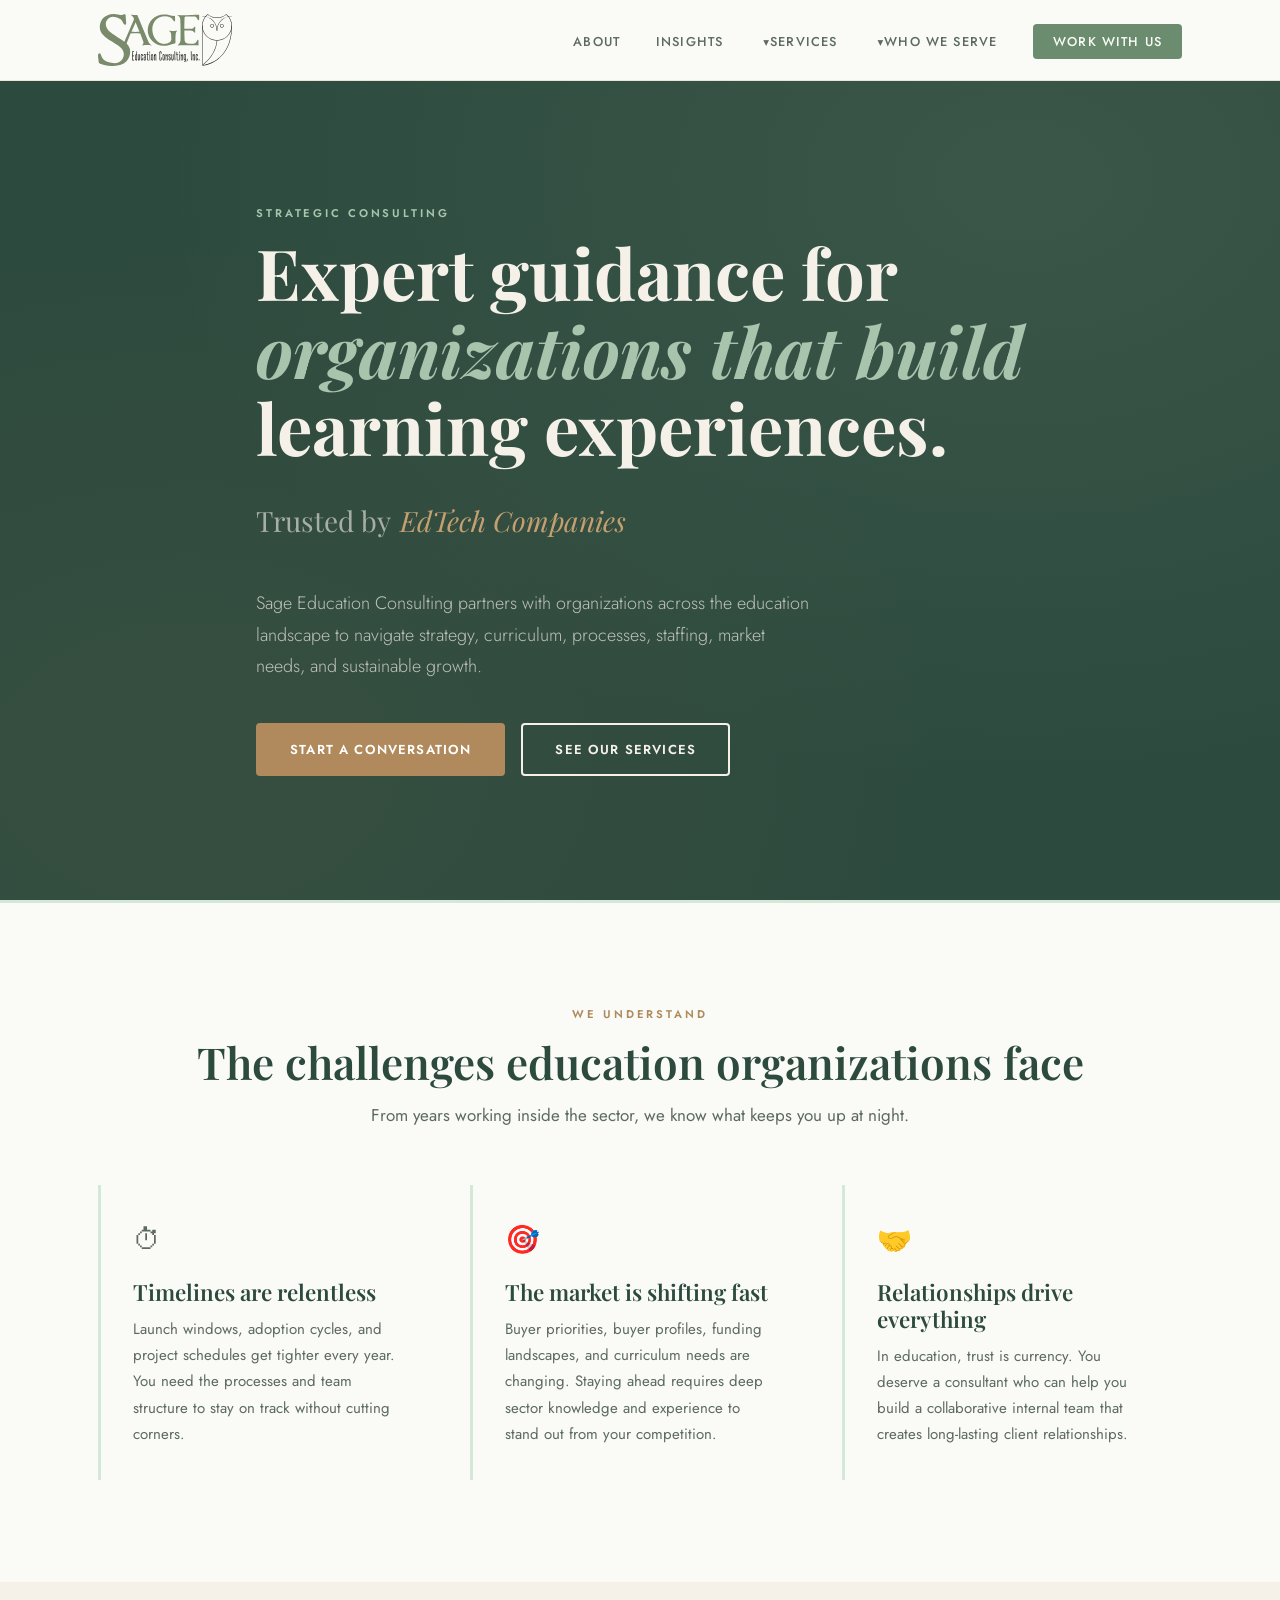
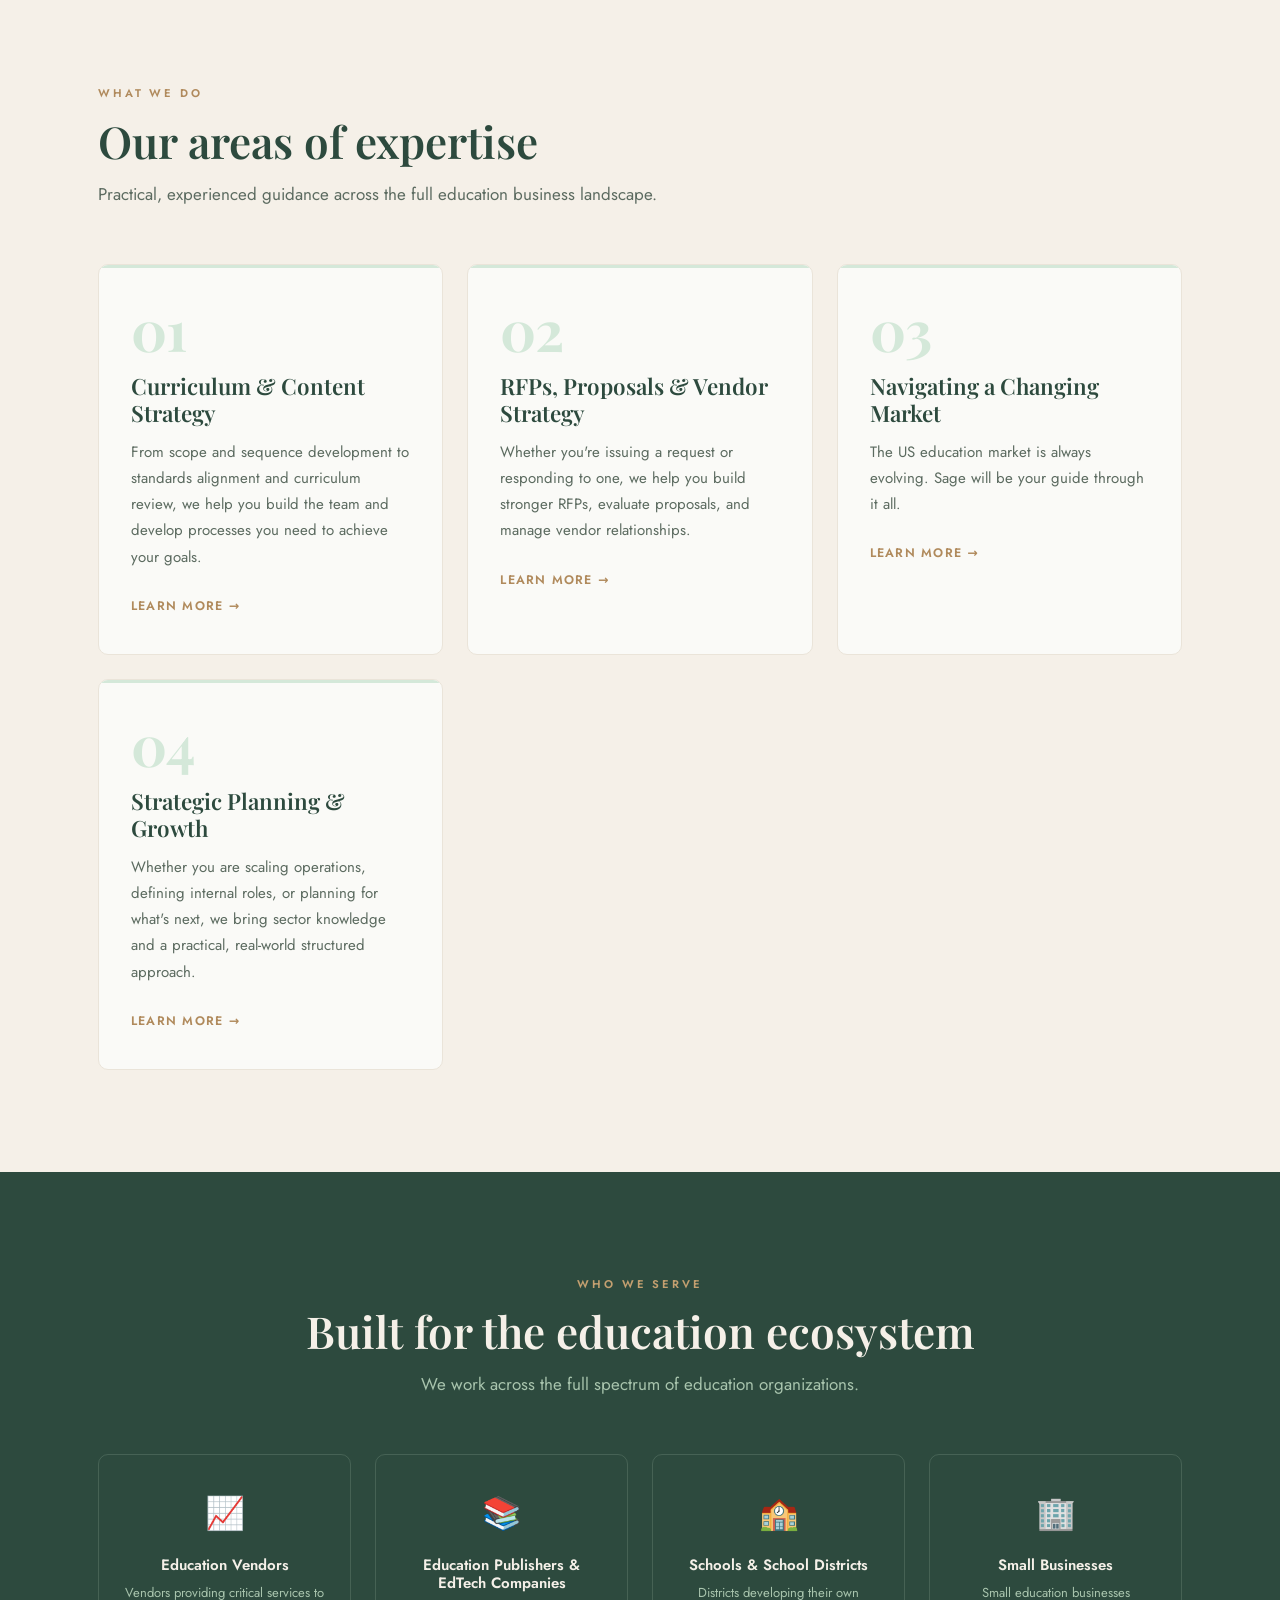
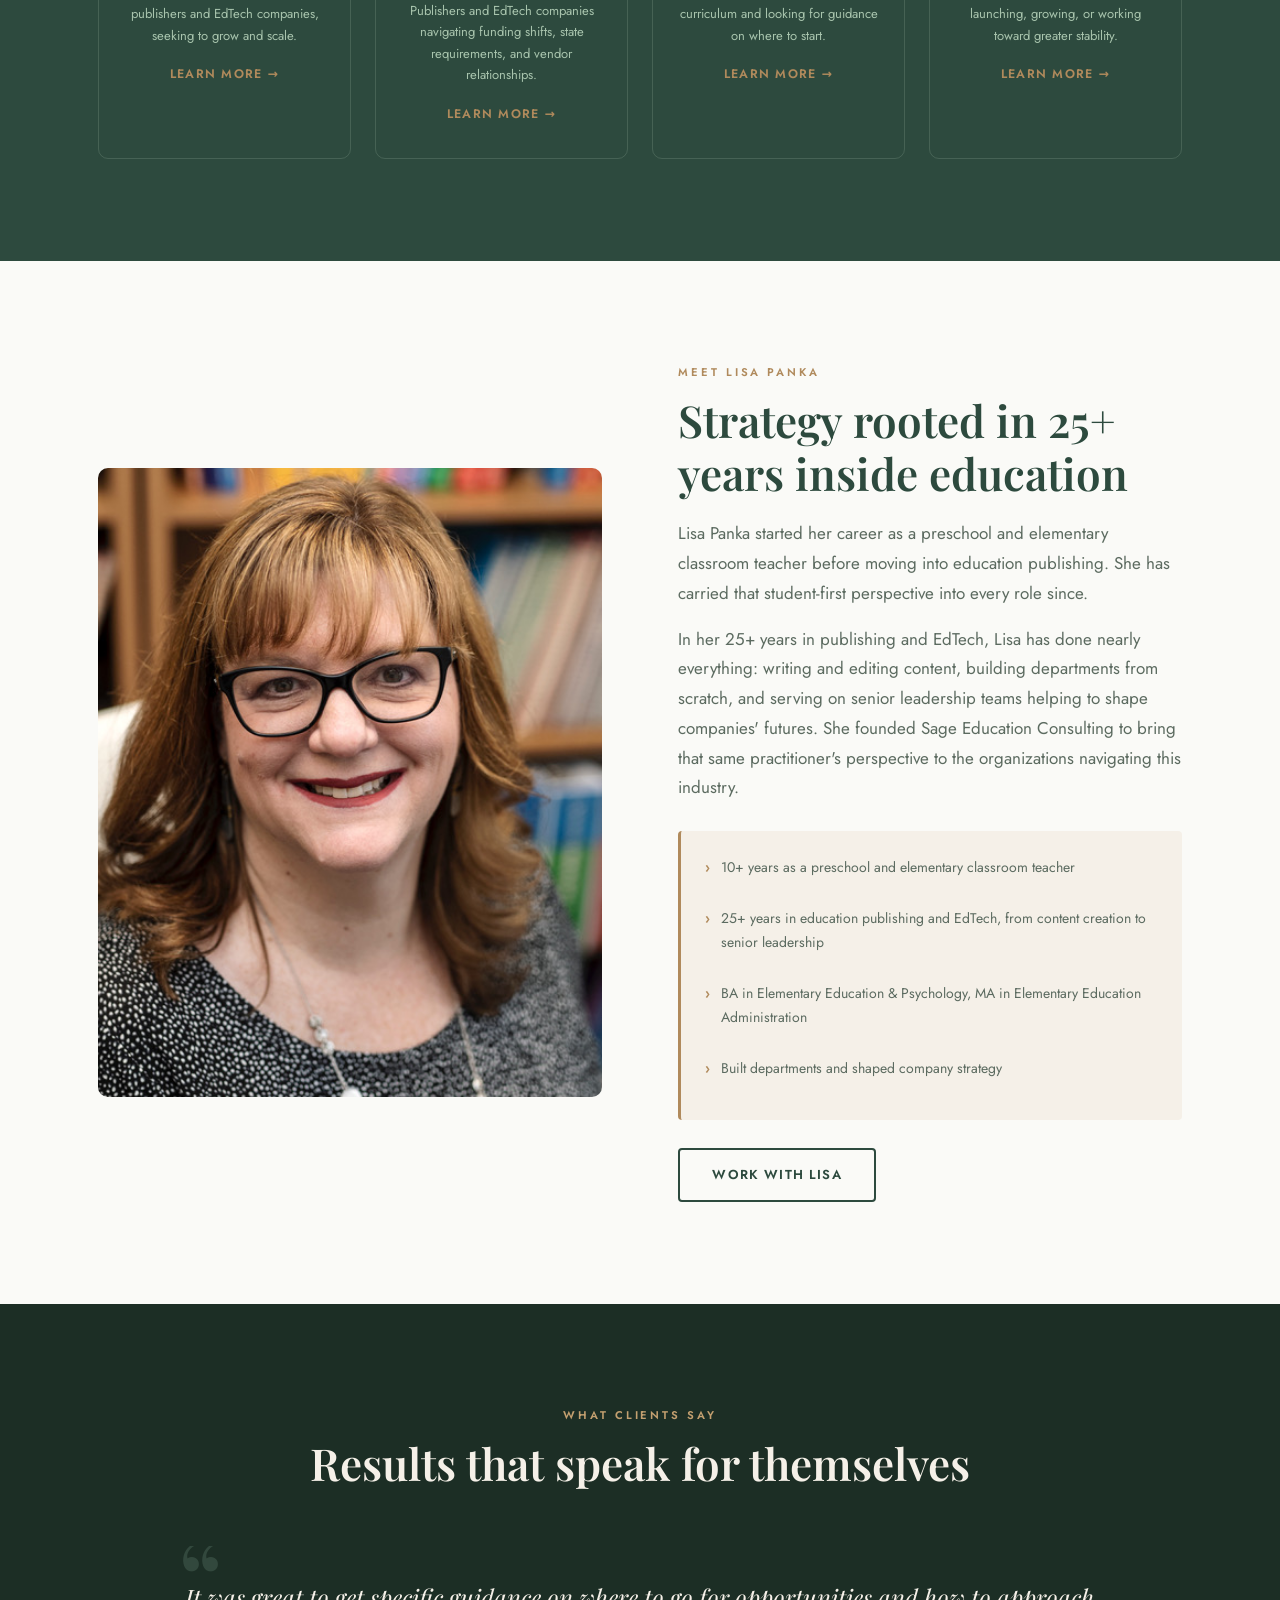
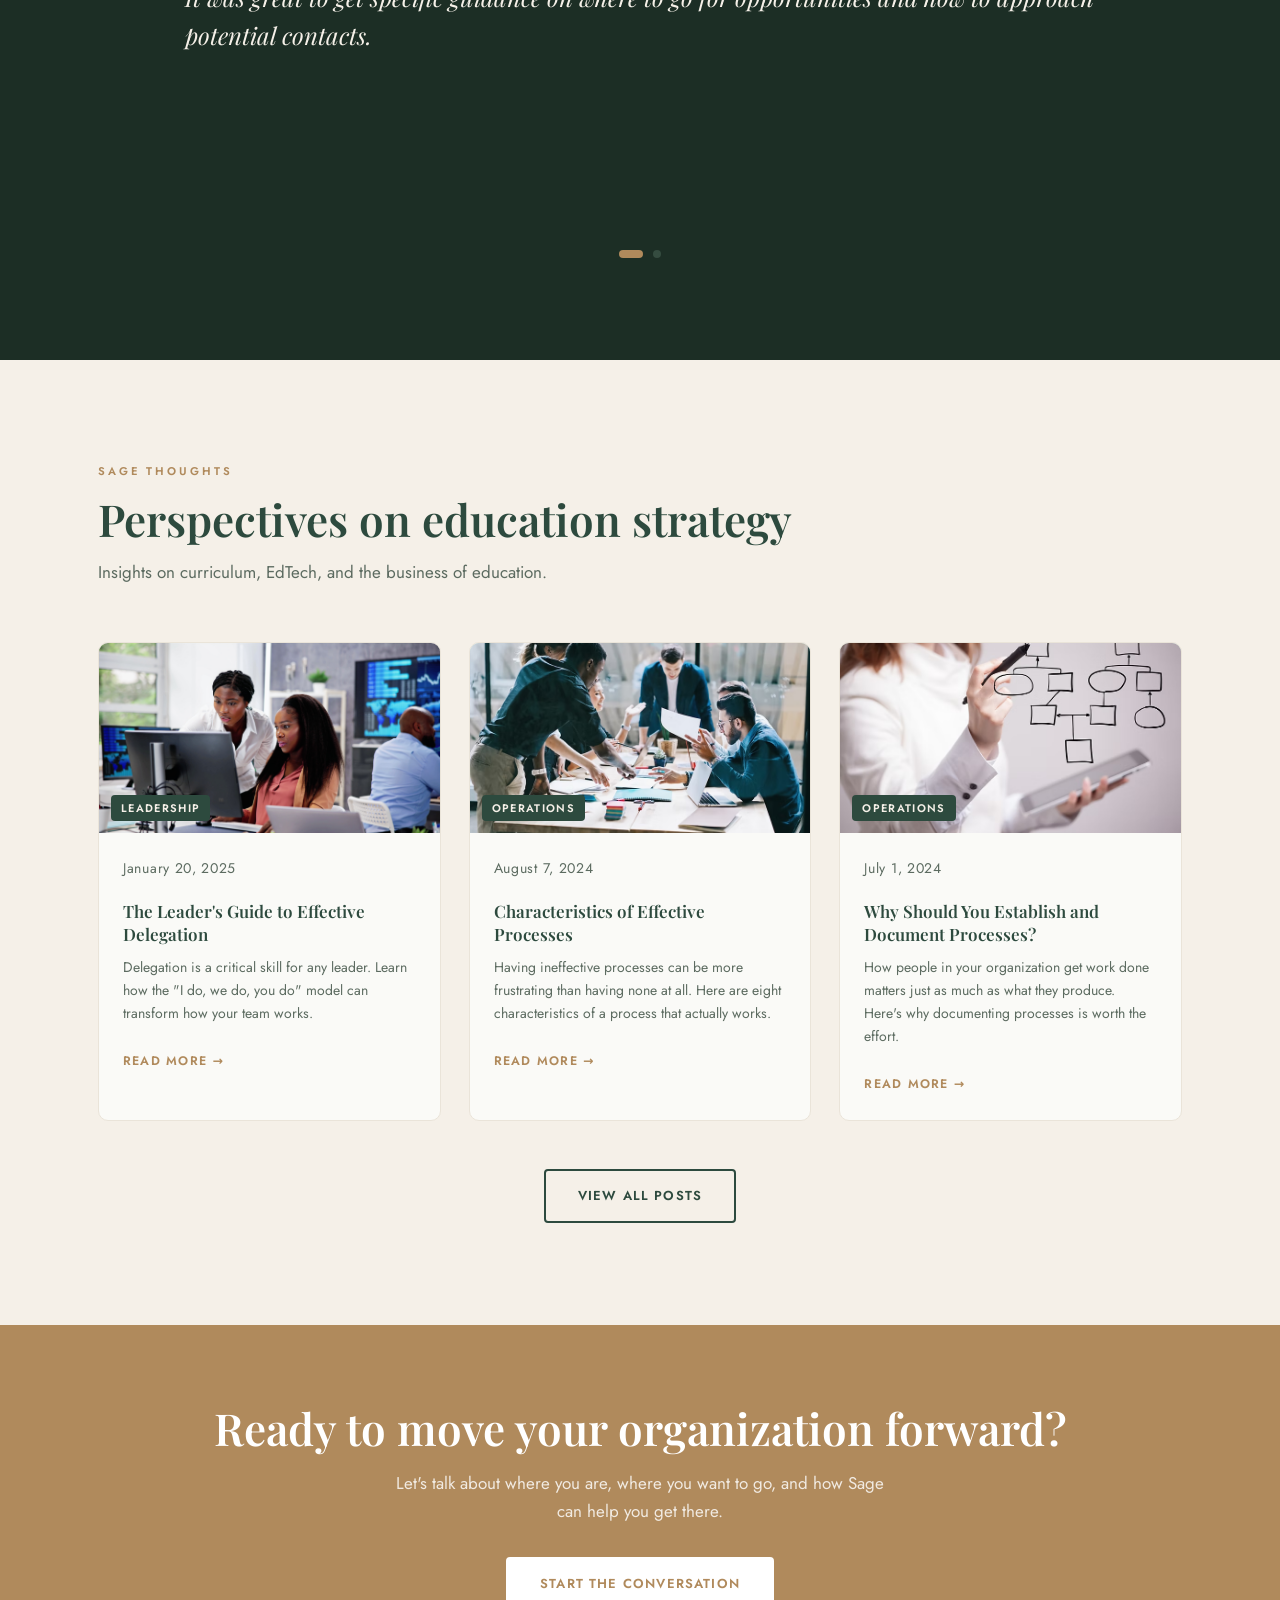
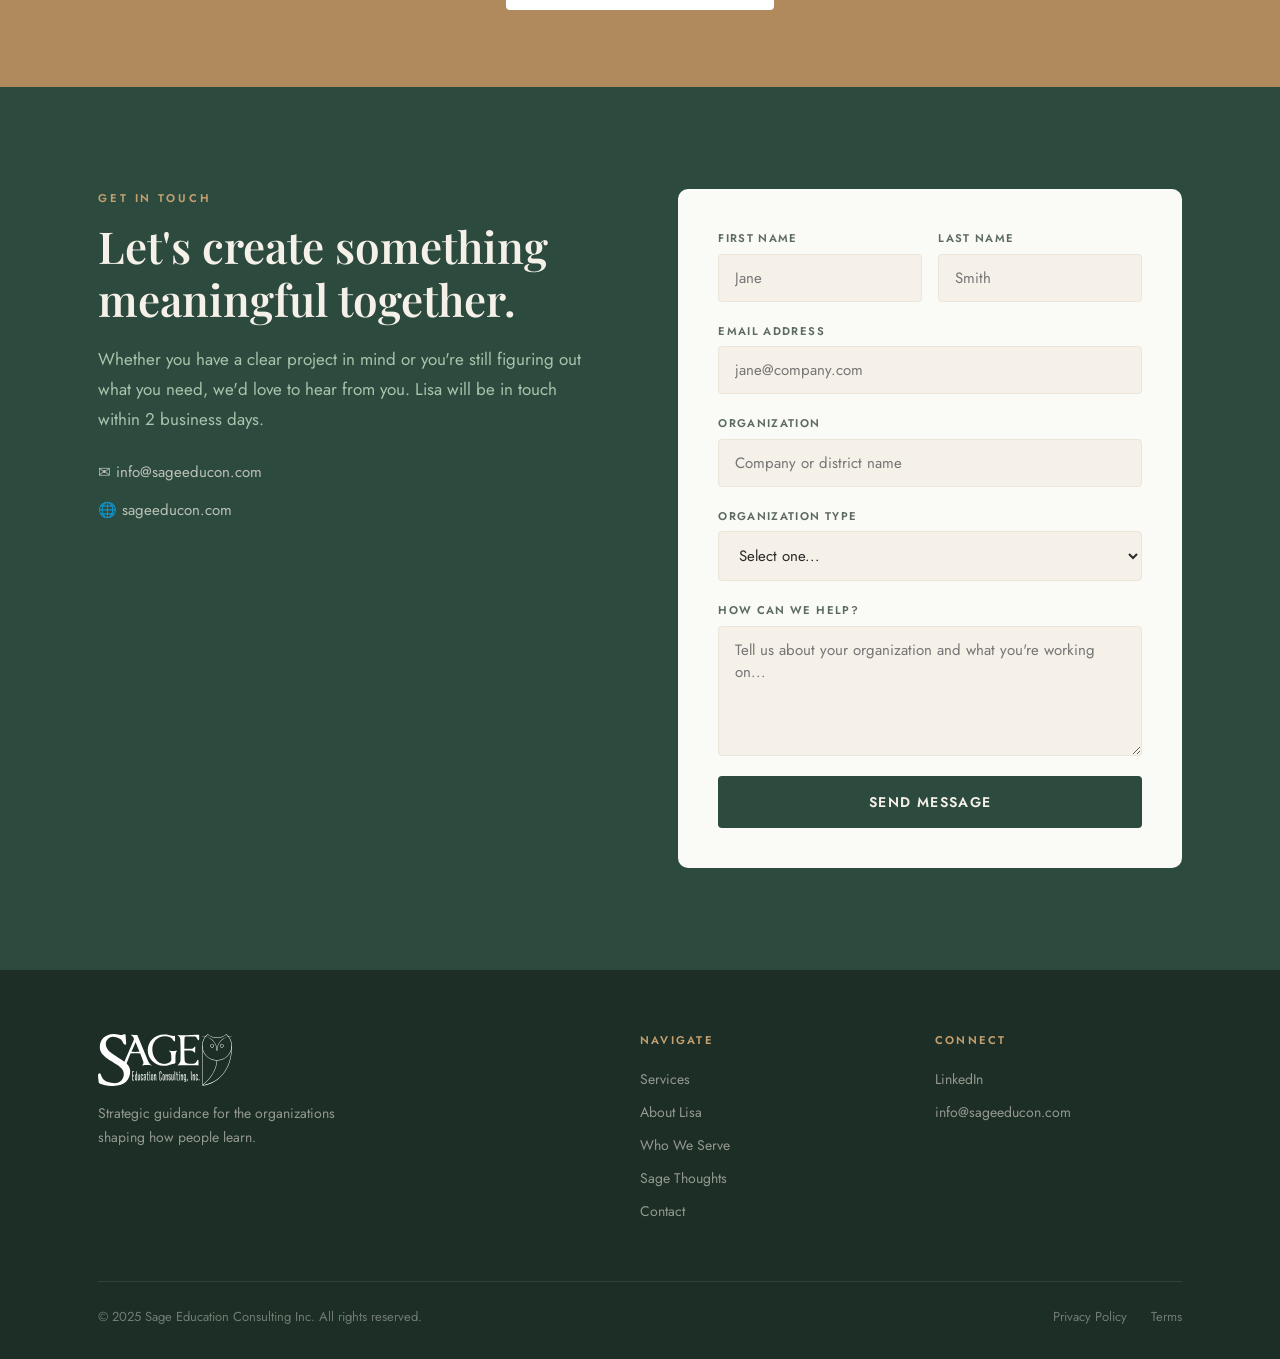
<file: index.html>
<!DOCTYPE html>
<html lang="en">
<head>
  <meta charset="UTF-8" />
  <meta name="viewport" content="width=device-width, initial-scale=1.0" />
  <title>Sage Education Consulting | Strategic Guidance for Education Organizations</title>
  <meta name="description" content="Sage Education Consulting helps EdTech companies, publishers, schools, and education organizations navigate strategy, curriculum, and market growth." />

  <link rel="preconnect" href="https://fonts.googleapis.com" />
  <link rel="preconnect" href="https://fonts.gstatic.com" crossorigin />
  <link href="https://fonts.googleapis.com/css2?family=Playfair+Display:ital,wght@0,400;0,600;0,700;1,400;1,600&family=Jost:wght@300;400;500;600&display=swap" rel="stylesheet" />
  <link rel="stylesheet" href="styles.css" />
</head>
<body>

<!-- ========== NAVIGATION ========== -->
<nav class="site-nav" id="site-nav">
  <div class="container nav-inner">

    <a href="index.html" class="nav-logo">
      <img src="images/SAGE_Logo.svg" alt="Sage Education Consulting" />
    </a>

    <ul class="nav-links" id="nav-links">
      <li><a href="#about">About</a></li>
      <li><a href="#blog">Insights</a></li>
      <li class="nav-dropdown">
        <a href="#services">Services</a>
        <ul class="nav-dropdown-menu">
          <li><a href="curriculum-content-strategy.html">Curriculum &amp; Content Strategy</a></li>
          <li><a href="vendor-proposal-strategy.html">RFPs, Proposals &amp; Vendor Strategy</a></li>
          <li><a href="edtech-consulting.html">Navigating a Changing Market</a></li>
          <li><a href="strategic-planning.html">Strategic Planning &amp; Growth</a></li>
        </ul>
      </li>
      <li class="nav-dropdown">
        <a href="#who-we-serve">Who We Serve</a>
        <ul class="nav-dropdown-menu">
          <li><a href="education-vendors.html">Education Vendors</a></li>
          <li><a href="education-publishers-edtech-companies.html">Education Publishers &amp; EdTech Companies</a></li>
          <li><a href="schools-districts.html">Schools &amp; School Districts</a></li>
          <li><a href="small-businesses.html">Small Businesses</a></li>
        </ul>
      </li>
      <li><a href="#contact" class="nav-cta">Work With Us</a></li>
    </ul>

    <button class="nav-hamburger" id="hamburger" aria-label="Open menu">
      <span></span><span></span><span></span>
    </button>

  </div>
</nav>

<!-- Mobile full-screen nav overlay -->
<div class="nav-mobile" id="nav-mobile">
  <button class="nav-mobile-close" id="nav-close" aria-label="Close">&times;</button>
  <a href="#about">About</a>

  <a href="#blog">Insights</a>

  <div class="nav-mobile-group">
    <a href="#services" class="nav-mobile-parent">Services</a>
    <div class="nav-mobile-sublinks">
      <a href="curriculum-content-strategy.html">Curriculum &amp; Content Strategy</a>
      <a href="vendor-proposal-strategy.html">RFPs, Proposals &amp; Vendor Strategy</a>
      <a href="edtech-consulting.html">Navigating a Changing Market</a>
      <a href="strategic-planning.html">Strategic Planning &amp; Growth</a>
    </div>
  </div>

  <div class="nav-mobile-group">
    <a href="#who-we-serve" class="nav-mobile-parent">Who We Serve</a>
    <div class="nav-mobile-sublinks">
      <a href="education-vendors.html">Education Vendors</a>
      <a href="education-publishers-edtech-companies.html">Education Publishers &amp; EdTech Companies</a>
      <a href="schools-districts.html">Schools &amp; School Districts</a>
      <a href="small-businesses.html">Small Businesses</a>
    </div>
  </div>

  <a href="#contact">Work With Us</a>
</div>


<!-- ========== HERO ========== -->
<section id="hero">
  <div class="container">
    <div class="hero-content">

      <span class="eyebrow hero-eyebrow">Strategic Consulting</span>

      <h1 class="hero-headline">
        Expert guidance for<br>
        <em>organizations that build</em><br>
        learning experiences.
      </h1>

      <p class="hero-rotate-line">
        <span class="hero-rotate-prefix">Trusted by </span>
        <span id="rotating-text">EdTech Companies</span>
      </p>

      <p class="hero-body">
        Sage Education Consulting partners with organizations across the
        education landscape to navigate strategy, curriculum, processes,
        staffing, market needs, and sustainable growth.
      </p>

      <div class="hero-actions">
        <a href="#contact" class="btn btn-primary">Start a Conversation</a>
        <a href="#services" class="btn btn-outline-light">See Our Services</a>
      </div>

    </div>
  </div>
</section>


<!-- ========== PAIN POINTS ========== -->
<section id="pain-points">
  <div class="container">

    <div class="pain-header">
      <span class="eyebrow">We Understand</span>
      <h2>The challenges education organizations face</h2>
      <p>From years working inside the sector, we know what keeps you up at night.</p>
    </div>

    <div class="pain-grid">

      <div class="pain-card">
        <span class="pain-icon">⏱</span>
        <h3>Timelines are relentless</h3>
        <p>Launch windows, adoption cycles, and project schedules get tighter every year. You need the processes and team structure to stay on track without cutting corners.</p>
      </div>

      <div class="pain-card">
        <span class="pain-icon">🎯</span>
        <h3>The market is shifting fast</h3>
        <p>Buyer priorities, buyer profiles, funding landscapes, and curriculum needs are changing. Staying ahead requires deep sector knowledge and experience to stand out from your competition.</p>
      </div>

      <div class="pain-card">
        <span class="pain-icon">🤝</span>
        <h3>Relationships drive everything</h3>
        <p>In education, trust is currency. You deserve a consultant who can help you build a collaborative internal team that creates long-lasting client relationships.</p>
      </div>

    </div>
  </div>
</section>


<!-- ========== SERVICES ========== -->
<section id="services">
  <div class="container">

    <div class="section-header">
      <span class="eyebrow">What We Do</span>
      <h2>Our areas of expertise</h2>
      <p>Practical, experienced guidance across the full education business landscape.</p>
    </div>

    <div class="services-grid">

      <div class="service-card">
        <div class="service-num">01</div>
        <h3>Curriculum &amp; Content Strategy</h3>
        <p>From scope and sequence development to standards alignment and curriculum review, we help you build the team and develop processes you need to achieve your goals.</p>
        <a href="curriculum-content-strategy.html" class="service-link">Learn more &rarr;</a>
      </div>

      <div class="service-card">
        <div class="service-num">02</div>
        <h3>RFPs, Proposals &amp; Vendor Strategy</h3>
        <p>Whether you're issuing a request or responding to one, we help you build stronger RFPs, evaluate proposals, and manage vendor relationships.</p>
        <a href="vendor-proposal-strategy.html" class="service-link">Learn more &rarr;</a>
      </div>

      <div class="service-card">
        <div class="service-num">03</div>
        <h3>Navigating a Changing Market</h3>
        <p>The US education market is always evolving. Sage will be your guide through it all.</p>
        <a href="edtech-consulting.html" class="service-link">Learn more &rarr;</a>
      </div>

      <div class="service-card">
        <div class="service-num">04</div>
        <h3>Strategic Planning &amp; Growth</h3>
        <p>Whether you are scaling operations, defining internal roles, or planning for what's next, we bring sector knowledge and a practical, real-world structured approach.</p>
        <a href="strategic-planning.html" class="service-link">Learn more &rarr;</a>
      </div>

    </div>
  </div>
</section>


<!-- ========== WHO WE SERVE ========== -->
<section id="who-we-serve">
  <div class="container">

    <div class="section-header centered">
      <span class="eyebrow">Who We Serve</span>
      <h2>Built for the education ecosystem</h2>
      <p>We work across the full spectrum of education organizations.</p>
    </div>

    <div class="serve-grid">

      <div class="serve-card">
        <div class="serve-icon">📈</div>
        <h3>Education Vendors</h3>
        <p>Vendors providing critical services to publishers and EdTech companies, seeking to grow and scale.</p>
        <a href="education-vendors.html" class="service-link">Learn more &rarr;</a>
      </div>

      <div class="serve-card">
        <div class="serve-icon">📚</div>
        <h3>Education Publishers &amp; EdTech Companies</h3>
        <p>Publishers and EdTech companies navigating funding shifts, state requirements, and vendor relationships.</p>
        <a href="education-publishers-edtech-companies.html" class="service-link">Learn more &rarr;</a>
      </div>

      <div class="serve-card">
        <div class="serve-icon">🏫</div>
        <h3>Schools &amp; School Districts</h3>
        <p>Districts developing their own curriculum and looking for guidance on where to start.</p>
        <a href="schools-districts.html" class="service-link">Learn more &rarr;</a>
      </div>

      <div class="serve-card">
        <div class="serve-icon">🏢</div>
        <h3>Small Businesses</h3>
        <p>Small education businesses launching, growing, or working toward greater stability.</p>
        <a href="small-businesses.html" class="service-link">Learn more &rarr;</a>
      </div>

    </div>
  </div>
</section>


<!-- ========== ABOUT LISA ========== -->
<section id="about">
  <div class="container">
    <div class="about-inner">

      <div class="about-image-wrap">
        <div class="about-image-frame">
          <img src="images/lisa.jpeg" alt="Lisa Panka, Founder of Sage Education Consulting" loading="lazy" />
        </div>
      </div>

      <div class="about-text">
        <span class="eyebrow">Meet Lisa Panka</span>
        <h2>Strategy rooted in 25+ years inside education</h2>
        <p>Lisa Panka started her career as a preschool and elementary classroom teacher before moving into education publishing. She has carried that student-first perspective into every role since.</p>
        <p>In her 25+ years in publishing and EdTech, Lisa has done nearly everything: writing and editing content, building departments from scratch, and serving on senior leadership teams helping to shape companies' futures. She founded Sage Education Consulting to bring that same practitioner's perspective to the organizations navigating this industry.</p>

        <div class="about-credentials">
          <p class="credential-item">10+ years as a preschool and elementary classroom teacher</p>
          <p class="credential-item">25+ years in education publishing and EdTech, from content creation to senior leadership</p>
          <p class="credential-item">BA in Elementary Education &amp; Psychology, MA in Elementary Education Administration</p>
          <p class="credential-item">Built departments and shaped company strategy</p>
        </div>

        <a href="#contact" class="btn btn-outline-dark">Work with Lisa</a>
      </div>

    </div>
  </div>
</section>



<!-- ========== TESTIMONIALS ========== -->
<section id="testimonials">
  <div class="container">

    <div class="section-header centered">
      <span class="eyebrow">What Clients Say</span>
      <h2>Results that speak for themselves</h2>
    </div>

    <div class="testimonials-slider">
      <div class="testimonials-track" id="testimonials-track">

        <div class="testimonial-slide">
          <blockquote class="testimonial-quote">
            It was great to get specific guidance on where to go for opportunities and how to approach potential contacts.
          </blockquote>
        </div>

        <div class="testimonial-slide">
          <blockquote class="testimonial-quote">
            Working with Sage Education Consulting was an outstanding experience. Lisa not only helped us identify opportunities but also guided us through the application processes with different state education departments with professionalism and clarity. Throughout, she was responsive, supportive, and incredibly helpful at every step. I highly recommend their services.
          </blockquote>
        </div>

      </div>
    </div>

    <div class="testimonials-dots" id="testimonials-dots">
      <button class="t-dot active" data-index="0"></button>
      <button class="t-dot"        data-index="1"></button>
    </div>

  </div>
</section>


<!-- ========== BLOG — SAGE THOUGHTS ========== -->
<!-- Shows the 3 most recent posts. Post 4 (June 2024) lives on blog.html only. -->
<section id="blog">
  <div class="container">

    <div class="section-header">
      <span class="eyebrow">Sage Thoughts</span>
      <h2>Perspectives on education strategy</h2>
      <p>Insights on curriculum, EdTech, and the business of education.</p>
    </div>

    <div class="blog-grid">

      <!-- POST 1 — most recent -->
      <article class="blog-card">
        <div class="blog-card-img">
          <img src="images/blog1.jpg" alt="Team working together in an office" loading="lazy" />
          <span class="blog-tag">Leadership</span>
        </div>
        <div class="blog-card-body">
          <p class="blog-meta">January 20, 2025</p>
          <h3>The Leader's Guide to Effective Delegation</h3>
          <p>Delegation is a critical skill for any leader. Learn how the "I do, we do, you do" model can transform how your team works.</p>
          <a href="blog-delegation.html" class="blog-read-more">Read more &rarr;</a>
        </div>
      </article>

      <!-- POST 2 -->
      <article class="blog-card">
        <div class="blog-card-img">
          <img src="images/blog2.jpg" alt="Team collaborating around a table" loading="lazy" />
          <span class="blog-tag">Operations</span>
        </div>
        <div class="blog-card-body">
          <p class="blog-meta">August 7, 2024</p>
          <h3>Characteristics of Effective Processes</h3>
          <p>Having ineffective processes can be more frustrating than having none at all. Here are eight characteristics of a process that actually works.</p>
          <a href="blog-processes.html" class="blog-read-more">Read more &rarr;</a>
        </div>
      </article>

      <!-- POST 3 -->
      <article class="blog-card">
        <div class="blog-card-img">
          <img src="images/blog3.jpg" alt="Person drawing a process flowchart" loading="lazy" />
          <span class="blog-tag">Operations</span>
        </div>
        <div class="blog-card-body">
          <p class="blog-meta">July 1, 2024</p>
          <h3>Why Should You Establish and Document Processes?</h3>
          <p>How people in your organization get work done matters just as much as what they produce. Here's why documenting processes is worth the effort.</p>
          <a href="blog-document-processes.html" class="blog-read-more">Read more &rarr;</a>
        </div>
      </article>

    </div>

    <div class="blog-footer">
      <a href="blog.html" class="btn btn-outline-dark">View All Posts</a>
    </div>

  </div>
</section>


<!-- ========== CTA BAND ========== -->
<section id="cta-band">
  <div class="container">
    <h2>Ready to move your organization forward?</h2>
    <p>Let's talk about where you are, where you want to go, and how Sage can help you get there.</p>
    <a href="#contact" class="btn btn-cta-band">Start the Conversation</a>
  </div>
</section>


<!-- ========== CONTACT ========== -->
<section id="contact">
  <div class="container">
    <div class="contact-inner">

      <div class="contact-text">
        <span class="eyebrow">Get in Touch</span>
        <h2>Let's create something meaningful together.</h2>
        <p>Whether you have a clear project in mind or you're still figuring out what you need, we'd love to hear from you. Lisa will be in touch within 2 business days.</p>

        <div class="contact-details">

          <p>✉ info@sageeducon.com</p>
          <p>🌐 sageeducon.com</p>
        </div>
      </div>

      <div class="contact-form-wrap">
        <form action="form-handler.php" method="POST" class="contact-form">

          <div class="form-row">
            <div class="form-group">
              <label for="first-name">First Name</label>
              <input type="text" id="first-name" name="first_name" placeholder="Jane" required />
            </div>
            <div class="form-group">
              <label for="last-name">Last Name</label>
              <input type="text" id="last-name" name="last_name" placeholder="Smith" required />
            </div>
          </div>

          <div class="form-group">
            <label for="email">Email Address</label>
            <input type="email" id="email" name="email" placeholder="jane@company.com" required />
          </div>

          <div class="form-group">
            <label for="company">Organization</label>
            <input type="text" id="company" name="company" placeholder="Company or district name" />
          </div>

          <div class="form-group">
            <label for="org-type">Organization Type</label>
            <select id="org-type" name="org_type">
              <option value="" disabled selected>Select one...</option>
              <option value="edtech">EdTech Company</option>
              <option value="publisher">Publisher / Author</option>
              <option value="district">School or District</option>
              <option value="startup">Education Startup</option>
              <option value="small-biz">Small Education Business</option>
              <option value="other">Other</option>
            </select>
          </div>

          <div class="form-group">
            <label for="message">How can we help?</label>
            <textarea id="message" name="message" placeholder="Tell us about your organization and what you're working on..."></textarea>
          </div>

          <button type="submit" class="form-submit">Send Message</button>

        </form>
      </div>

    </div>
  </div>
</section>


<!-- ========== FOOTER ========== -->
<footer>
  <div class="container">
    <div class="footer-inner">

      <div class="footer-brand">
        <img src="images/SAGE_Logo.svg" alt="Sage Education Consulting" class="footer-logo" loading="lazy" />
        <p>Strategic guidance for the organizations shaping how people learn.</p>
      </div>

      <div class="footer-col">
        <h4>Navigate</h4>
        <a href="#services">Services</a>
        <a href="#about">About Lisa</a>
        <a href="#who-we-serve">Who We Serve</a>
        <a href="blog.html">Sage Thoughts</a>
        <a href="#contact">Contact</a>
      </div>

      <div class="footer-col">
        <h4>Connect</h4>
        <a href="https://www.linkedin.com/company/sage-education-consulting/" target="_blank">LinkedIn</a>
        <a href="mailto:info@sageeducon.com">info@sageeducon.com</a>
      </div>

    </div>

    <div class="footer-bottom">
      <p>&copy; 2025 Sage Education Consulting Inc. All rights reserved.</p>
      <div class="footer-links">
        <a href="#">Privacy Policy</a>
        <a href="#">Terms</a>
      </div>
    </div>

  </div>
</footer>

<script src="script.js"></script>

</body>
</html>
</file>
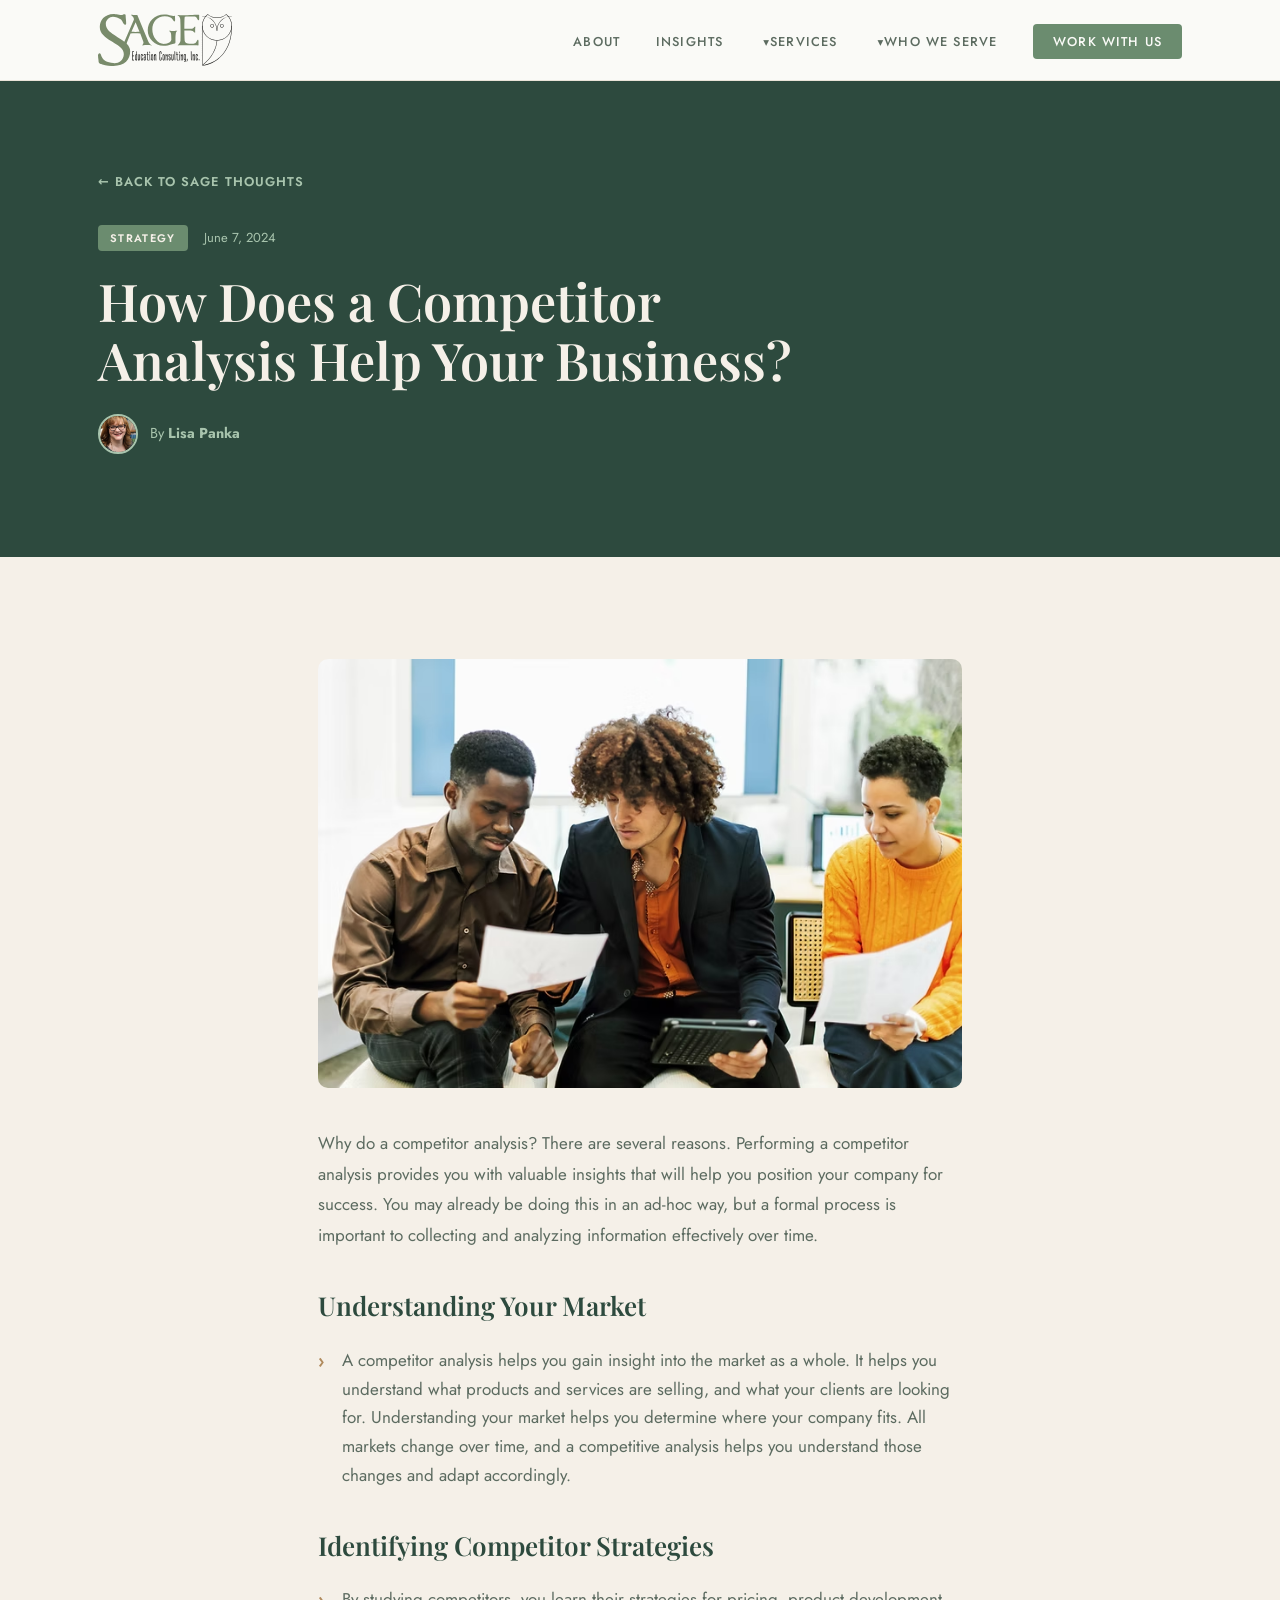
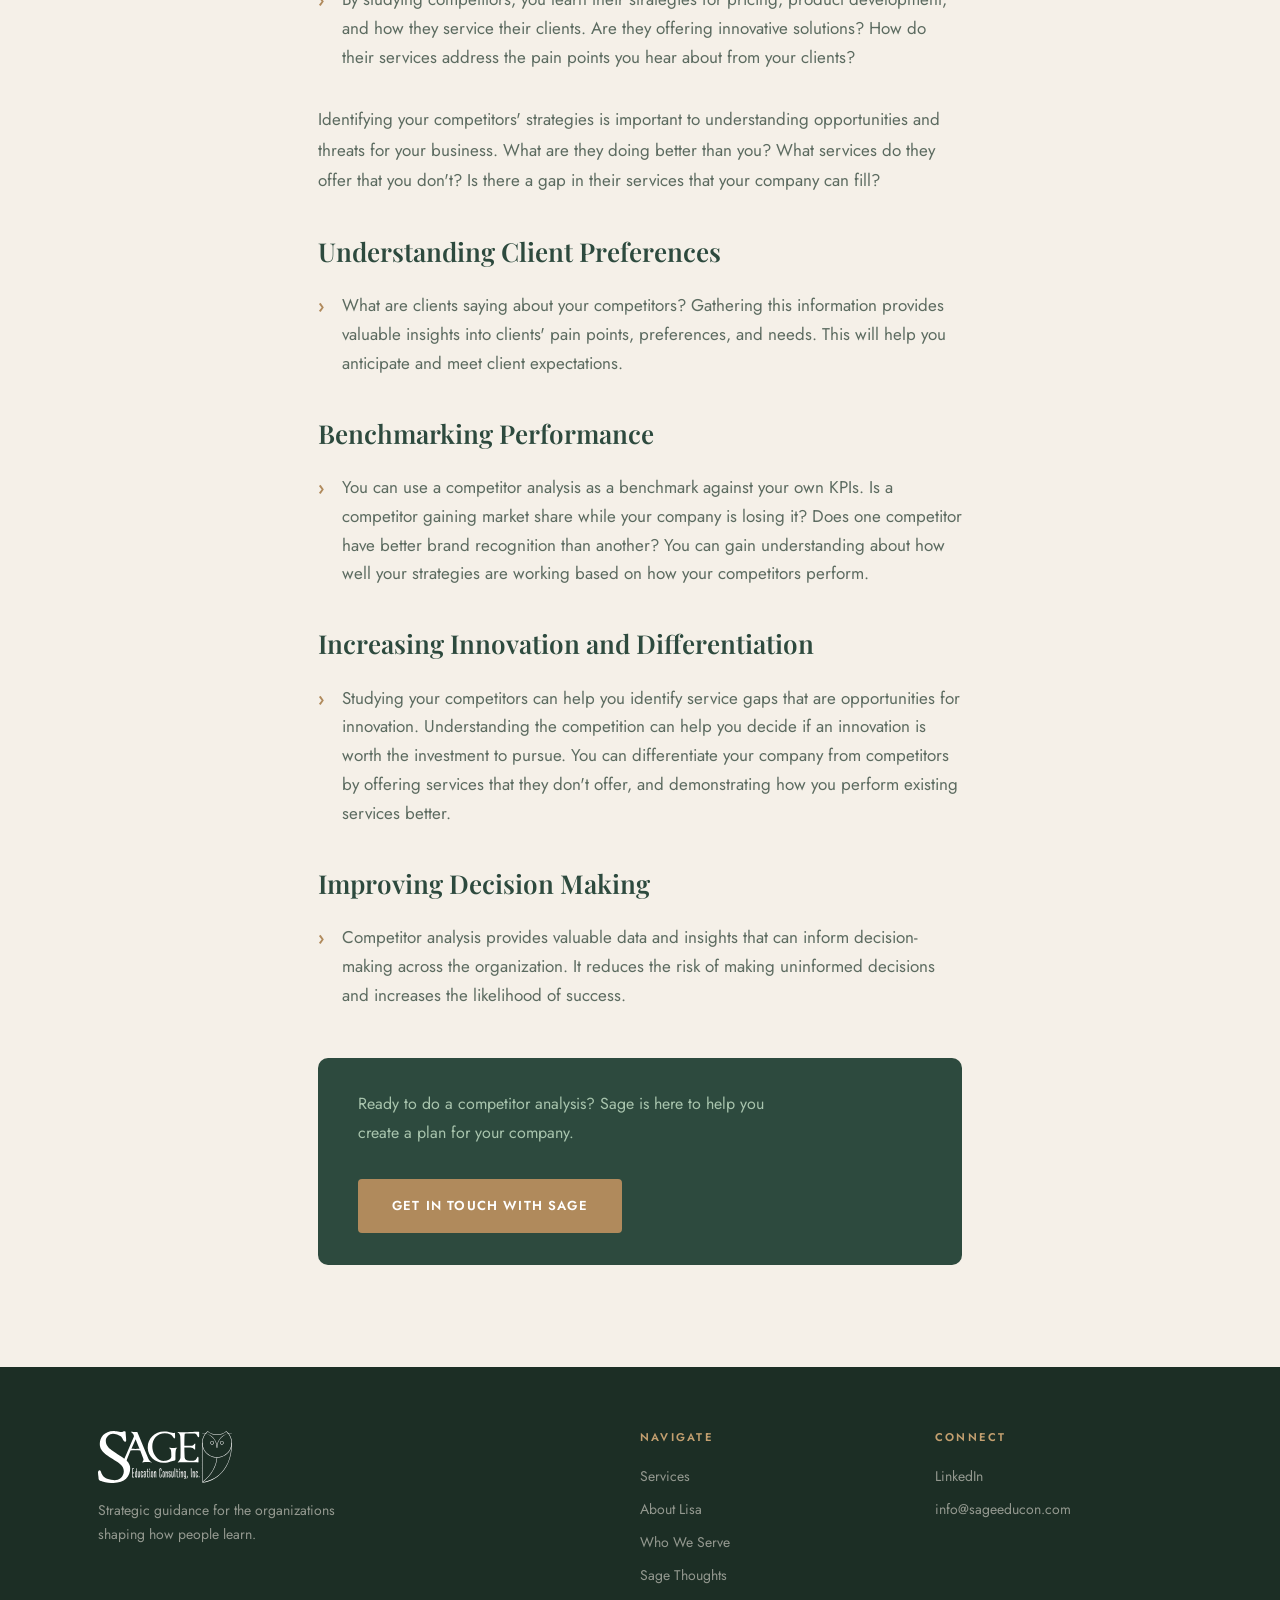
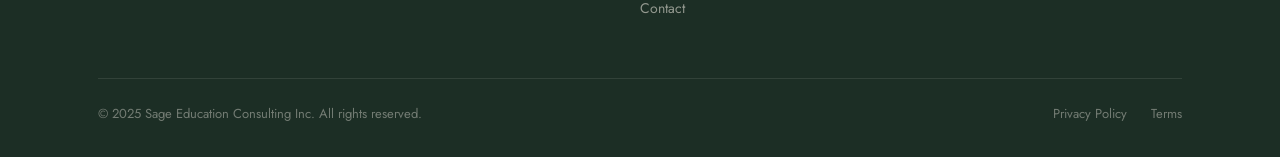
<file: blog-competitor-analysis.html>
<!DOCTYPE html>
<html lang="en">
<head>
  <meta charset="UTF-8" />
  <meta name="viewport" content="width=device-width, initial-scale=1.0" />
  <title>How Does a Competitor Analysis Help Your Business? | Sage Education Consulting</title>
  <meta name="description" content="Performing a competitor analysis provides valuable insights that will help you position your company for success." />

  <link rel="preconnect" href="https://fonts.googleapis.com" />
  <link rel="preconnect" href="https://fonts.gstatic.com" crossorigin />
  <link href="https://fonts.googleapis.com/css2?family=Playfair+Display:ital,wght@0,400;0,600;0,700;1,400;1,600&family=Jost:wght@300;400;500;600&display=swap" rel="stylesheet" />
  <link rel="stylesheet" href="styles.css" />
</head>
<body>

<!-- ========== NAVIGATION ========== -->
<nav class="site-nav" id="site-nav">
  <div class="container nav-inner">

    <a href="index.html" class="nav-logo">
      <img src="images/SAGE_Logo.svg" alt="Sage Education Consulting" />
    </a>

    <ul class="nav-links" id="nav-links">
      <li><a href="index.html#about">About</a></li>
      <li><a href="blog.html">Insights</a></li>
      <li class="nav-dropdown">
        <a href="index.html#services">Services</a>
        <ul class="nav-dropdown-menu">
          <li><a href="curriculum-content-strategy.html">Curriculum &amp; Content Strategy</a></li>
          <li><a href="vendor-proposal-strategy.html">RFPs, Proposals &amp; Vendor Strategy</a></li>
          <li><a href="edtech-consulting.html">Navigating a Changing Market</a></li>
          <li><a href="strategic-planning.html">Strategic Planning &amp; Growth</a></li>
        </ul>
      </li>
      <li class="nav-dropdown">
        <a href="index.html#who-we-serve">Who We Serve</a>
        <ul class="nav-dropdown-menu">
          <li><a href="education-vendors.html">Education Vendors</a></li>
          <li><a href="education-publishers-edtech-companies.html">Education Publishers &amp; EdTech Companies</a></li>
          <li><a href="schools-districts.html">Schools &amp; School Districts</a></li>
          <li><a href="small-businesses.html">Small Businesses</a></li>
        </ul>
      </li>
      <li><a href="index.html#contact" class="nav-cta">Work With Us</a></li>
    </ul>

    <button class="nav-hamburger" id="hamburger" aria-label="Open menu">
      <span></span><span></span><span></span>
    </button>

  </div>
</nav>

<!-- Mobile full-screen nav overlay -->
<div class="nav-mobile" id="nav-mobile">
  <button class="nav-mobile-close" id="nav-close" aria-label="Close">&times;</button>
  <a href="index.html#about">About</a>

  <a href="blog.html">Insights</a>

  <div class="nav-mobile-group">
    <a href="index.html#services" class="nav-mobile-parent">Services</a>
    <div class="nav-mobile-sublinks">
      <a href="curriculum-content-strategy.html">Curriculum &amp; Content Strategy</a>
      <a href="vendor-proposal-strategy.html">RFPs, Proposals &amp; Vendor Strategy</a>
      <a href="edtech-consulting.html">Navigating a Changing Market</a>
      <a href="strategic-planning.html">Strategic Planning &amp; Growth</a>
    </div>
  </div>

  <div class="nav-mobile-group">
    <a href="index.html#who-we-serve" class="nav-mobile-parent">Who We Serve</a>
    <div class="nav-mobile-sublinks">
      <a href="education-vendors.html">Education Vendors</a>
      <a href="education-publishers-edtech-companies.html">Education Publishers &amp; EdTech Companies</a>
      <a href="schools-districts.html">Schools &amp; School Districts</a>
      <a href="small-businesses.html">Small Businesses</a>
    </div>
  </div>

  <a href="index.html#contact">Work With Us</a>
</div>


<!-- ========== POST HEADER ========== -->
<section class="post-header">
  <div class="container">
    <a href="blog.html" class="post-back-link">&larr; Back to Sage Thoughts</a>
    <div class="post-meta">
      <span class="blog-tag">Strategy</span>
      <span class="post-date">June 7, 2024</span>
    </div>
    <h1 class="post-title">How Does a Competitor Analysis Help Your Business?</h1>
    <div class="post-byline">
      <img src="images/lisa.jpeg" alt="Lisa Panka" class="post-author-img" loading="lazy" />
      <span>By <strong>Lisa Panka</strong></span>
    </div>
  </div>
</section>


<!-- ========== POST BODY ========== -->
<article class="post-body">
  <div class="container post-container">

    <img src="images/blog4.jpg" alt="Business person reviewing competitor data" class="post-hero-img" loading="lazy" />

    <p>Why do a competitor analysis? There are several reasons. Performing a competitor analysis provides you with valuable insights that will help you position your company for success. You may already be doing this in an ad-hoc way, but a formal process is important to collecting and analyzing information effectively over time.</p>

    <h2>Understanding Your Market</h2>

    <ul class="post-list">
      <li>A competitor analysis helps you gain insight into the market as a whole. It helps you understand what products and services are selling, and what your clients are looking for. Understanding your market helps you determine where your company fits. All markets change over time, and a competitive analysis helps you understand those changes and adapt accordingly.</li>
    </ul>

    <h2>Identifying Competitor Strategies</h2>

    <ul class="post-list">
      <li>By studying competitors, you learn their strategies for pricing, product development, and how they service their clients. Are they offering innovative solutions? How do their services address the pain points you hear about from your clients?</li>
    </ul>

    <p>Identifying your competitors' strategies is important to understanding opportunities and threats for your business. What are they doing better than you? What services do they offer that you don't? Is there a gap in their services that your company can fill?</p>

    <h2>Understanding Client Preferences</h2>

    <ul class="post-list">
      <li>What are clients saying about your competitors? Gathering this information provides valuable insights into clients' pain points, preferences, and needs. This will help you anticipate and meet client expectations.</li>
    </ul>

    <h2>Benchmarking Performance</h2>

    <ul class="post-list">
      <li>You can use a competitor analysis as a benchmark against your own KPIs. Is a competitor gaining market share while your company is losing it? Does one competitor have better brand recognition than another? You can gain understanding about how well your strategies are working based on how your competitors perform.</li>
    </ul>

    <h2>Increasing Innovation and Differentiation</h2>

    <ul class="post-list">
      <li>Studying your competitors can help you identify service gaps that are opportunities for innovation. Understanding the competition can help you decide if an innovation is worth the investment to pursue. You can differentiate your company from competitors by offering services that they don't offer, and demonstrating how you perform existing services better.</li>
    </ul>

    <h2>Improving Decision Making</h2>

    <ul class="post-list">
      <li>Competitor analysis provides valuable data and insights that can inform decision-making across the organization. It reduces the risk of making uninformed decisions and increases the likelihood of success.</li>
    </ul>

    <div class="post-cta">
      <p>Ready to do a competitor analysis? Sage is here to help you create a plan for your company.</p>
      <a href="index.html#contact" class="btn btn-primary">Get in Touch with Sage</a>
    </div>

  </div>
</article>


<!-- ========== FOOTER ========== -->
<footer>
  <div class="container">
    <div class="footer-inner">

      <div class="footer-brand">
        <img src="images/SAGE_Logo.svg" alt="Sage Education Consulting" class="footer-logo" loading="lazy" />
        <p>Strategic guidance for the organizations shaping how people learn.</p>
      </div>

      <div class="footer-col">
        <h4>Navigate</h4>
        <a href="index.html#services">Services</a>
        <a href="index.html#about">About Lisa</a>
        <a href="index.html#who-we-serve">Who We Serve</a>
        <a href="blog.html">Sage Thoughts</a>
        <a href="index.html#contact">Contact</a>
      </div>

      <div class="footer-col">
        <h4>Connect</h4>
        <a href="https://www.linkedin.com/company/sage-education-consulting/" target="_blank">LinkedIn</a>
        <a href="mailto:info@sageeducon.com">info@sageeducon.com</a>
      </div>

    </div>

    <div class="footer-bottom">
      <p>&copy; 2025 Sage Education Consulting Inc. All rights reserved.</p>
      <div class="footer-links">
        <a href="#">Privacy Policy</a>
        <a href="#">Terms</a>
      </div>
    </div>

  </div>
</footer>

<script src="script.js"></script>

</body>
</html>
</file>
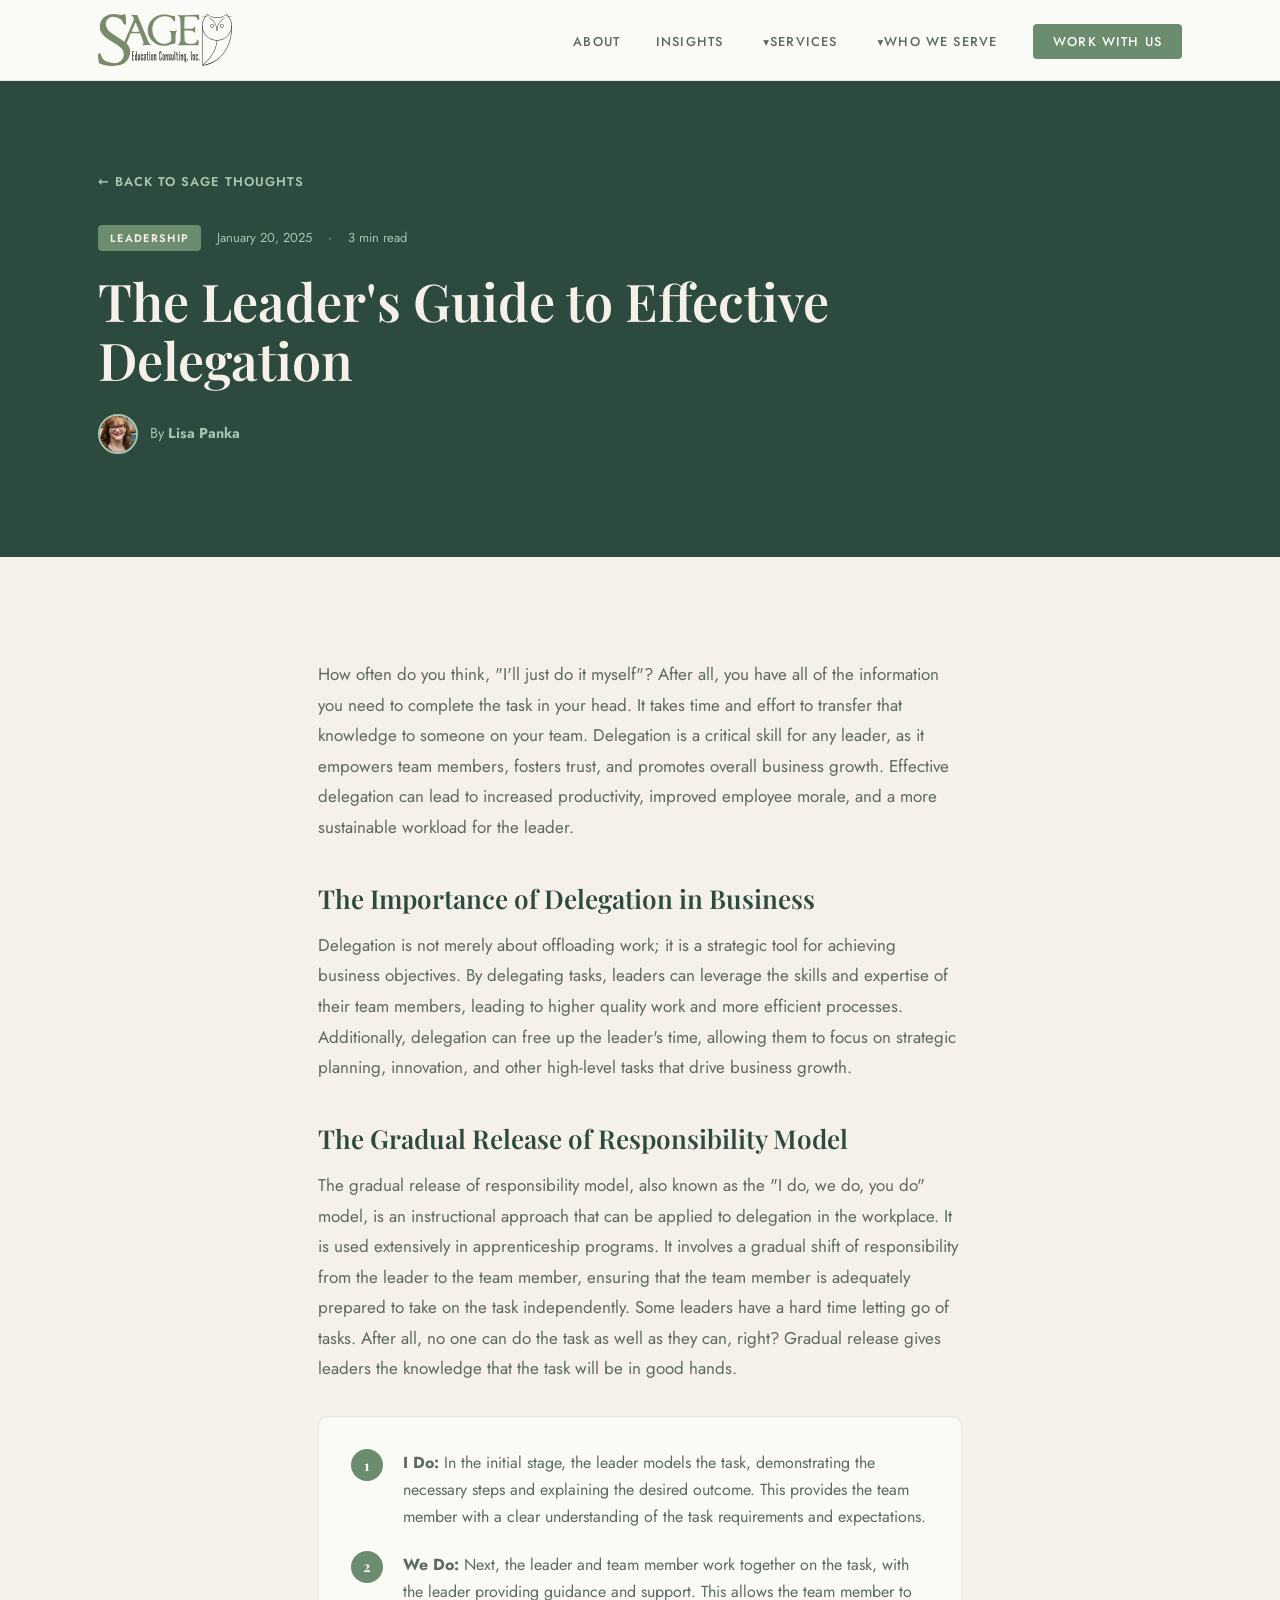
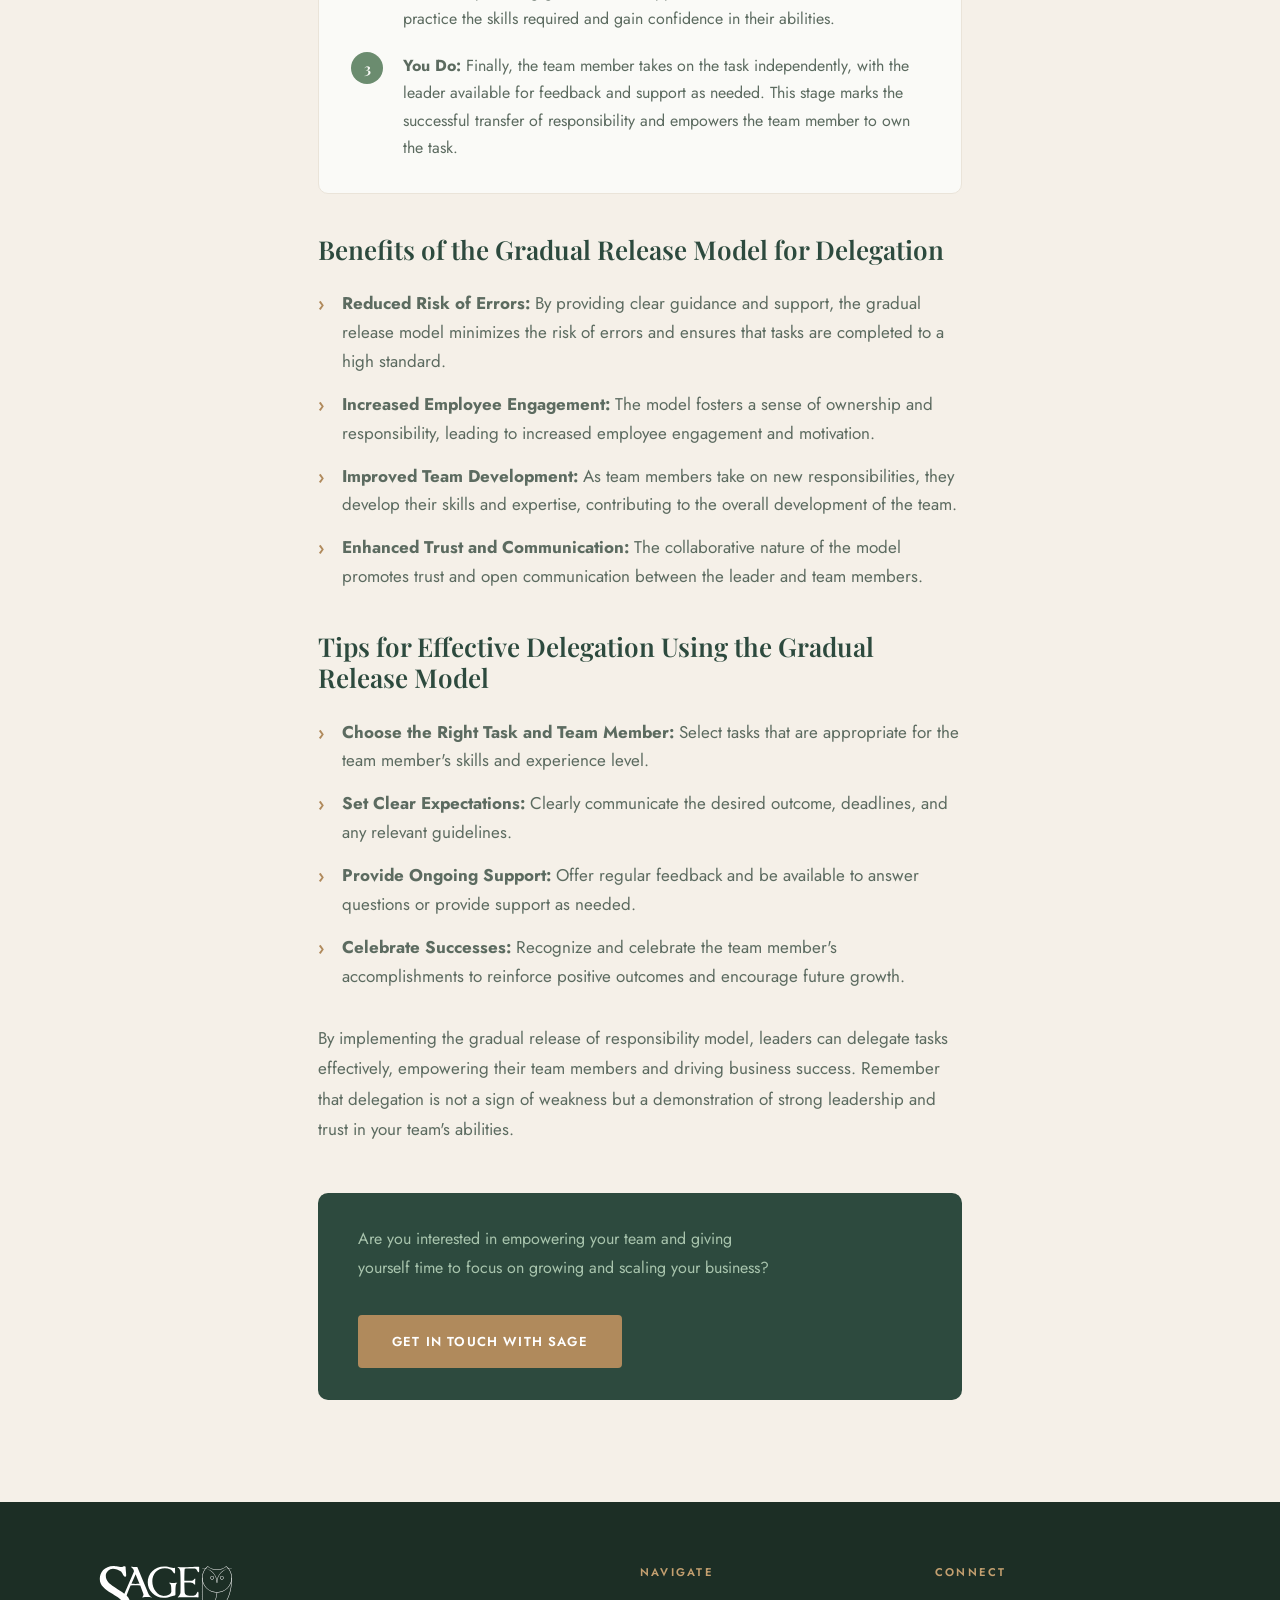
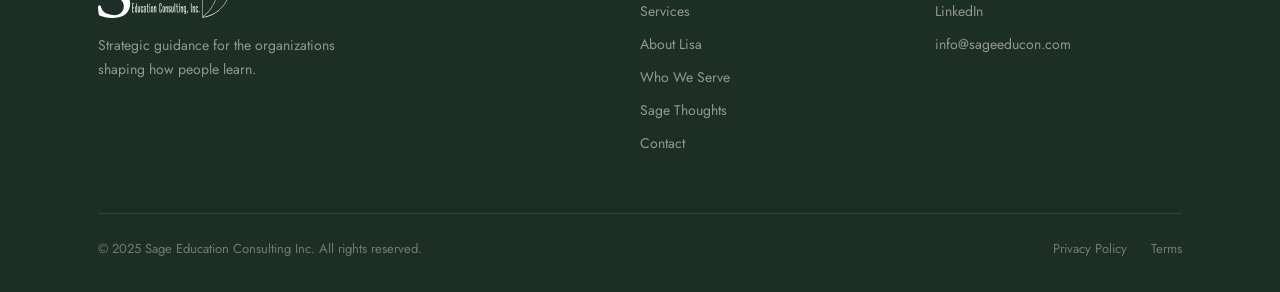
<file: blog-delegation.html>
<!DOCTYPE html>
<html lang="en">
<head>
  <meta charset="UTF-8" />
  <meta name="viewport" content="width=device-width, initial-scale=1.0" />
  <title>The Leader's Guide to Effective Delegation | Sage Education Consulting</title>
  <meta name="description" content="Delegation is a critical skill for any leader. Learn how the Gradual Release of Responsibility model can transform how your team works." />

  <link rel="preconnect" href="https://fonts.googleapis.com" />
  <link rel="preconnect" href="https://fonts.gstatic.com" crossorigin />
  <link href="https://fonts.googleapis.com/css2?family=Playfair+Display:ital,wght@0,400;0,600;0,700;1,400;1,600&family=Jost:wght@300;400;500;600&display=swap" rel="stylesheet" />
  <link rel="stylesheet" href="styles.css" />
</head>
<body>
	
<nav class="site-nav" id="site-nav">
  <div class="container nav-inner">
    <a href="index.html" class="nav-logo">
      <img src="images/SAGE_Logo.svg" alt="Sage Education Consulting" />
    </a>
    <ul class="nav-links" id="nav-links">
      <li><a href="index.html#about">About</a></li>
      <li><a href="blog.html">Insights</a></li>
      <li class="nav-dropdown">
        <a href="index.html#services">Services</a>
        <ul class="nav-dropdown-menu">
          <li><a href="curriculum-content-strategy.html">Curriculum &amp; Content Strategy</a></li>
          <li><a href="vendor-proposal-strategy.html">RFPs, Proposals &amp; Vendor Strategy</a></li>
          <li><a href="edtech-consulting.html">Navigating a Changing Market</a></li>
          <li><a href="strategic-planning.html">Strategic Planning &amp; Growth</a></li>
        </ul>
      </li>
      <li class="nav-dropdown">
        <a href="index.html#who-we-serve">Who We Serve</a>
        <ul class="nav-dropdown-menu">
          <li><a href="education-vendors.html">Education Vendors</a></li>
          <li><a href="education-publishers-edtech-companies.html">Education Publishers &amp; EdTech Companies</a></li>
          <li><a href="schools-districts.html">Schools &amp; School Districts</a></li>
          <li><a href="small-businesses.html">Small Businesses</a></li>
        </ul>
      </li>
      <li><a href="index.html#contact" class="nav-cta">Work With Us</a></li>
    </ul>
    <button class="nav-hamburger" id="hamburger" aria-label="Open menu">
      <span></span><span></span><span></span>
    </button>
  </div>
</nav>

<div class="nav-mobile" id="nav-mobile">
  <button class="nav-mobile-close" id="nav-close" aria-label="Close">&times;</button>
  <a href="index.html#about">About</a>

  <a href="blog.html">Insights</a>

  <div class="nav-mobile-group">
    <a href="index.html#services" class="nav-mobile-parent">Services</a>
    <div class="nav-mobile-sublinks">
      <a href="curriculum-content-strategy.html">Curriculum &amp; Content Strategy</a>
      <a href="vendor-proposal-strategy.html">RFPs, Proposals &amp; Vendor Strategy</a>
      <a href="edtech-consulting.html">Navigating a Changing Market</a>
      <a href="strategic-planning.html">Strategic Planning &amp; Growth</a>
    </div>
  </div>

  <div class="nav-mobile-group">
    <a href="index.html#who-we-serve" class="nav-mobile-parent">Who We Serve</a>
    <div class="nav-mobile-sublinks">
      <a href="education-vendors.html">Education Vendors</a>
      <a href="education-publishers-edtech-companies.html">Education Publishers &amp; EdTech Companies</a>
      <a href="schools-districts.html">Schools &amp; School Districts</a>
      <a href="small-businesses.html">Small Businesses</a>
    </div>
  </div>

  <a href="index.html#contact">Work With Us</a>
</div>
<!-- BLOG POST HEADER -->
<section class="post-header">
  <div class="container">
    <a href="index.html#blog" class="post-back-link">&larr; Back to Sage Thoughts</a>
    <div class="post-meta">
      <span class="blog-tag">Leadership</span>
      <span class="post-date">January 20, 2025</span>
      <span class="post-read-time">3 min read</span>
    </div>
    <h1 class="post-title">The Leader's Guide to Effective Delegation</h1>
    <div class="post-byline">
      <img src="images/lisa.jpeg" alt="Lisa Panka" class="post-author-img" loading="lazy" />
      <span>By <strong>Lisa Panka</strong></span>
    </div>
  </div>
</section>
	
<!-- BLOG POST CONTENT -->
<article class="post-body">
  <div class="container post-container">

    <!-- Optional: add a hero image here if you have one -->
    <!-- <img src="images/blog-delegation.jpg" alt="Team working together" class="post-hero-img" loading="lazy" /> -->

    <p>How often do you think, "I'll just do it myself"? After all, you have all of the information you need to complete the task in your head. It takes time and effort to transfer that knowledge to someone on your team. Delegation is a critical skill for any leader, as it empowers team members, fosters trust, and promotes overall business growth. Effective delegation can lead to increased productivity, improved employee morale, and a more sustainable workload for the leader.</p>

    <h2>The Importance of Delegation in Business</h2>

    <p>Delegation is not merely about offloading work; it is a strategic tool for achieving business objectives. By delegating tasks, leaders can leverage the skills and expertise of their team members, leading to higher quality work and more efficient processes. Additionally, delegation can free up the leader's time, allowing them to focus on strategic planning, innovation, and other high-level tasks that drive business growth.</p>

    <h2>The Gradual Release of Responsibility Model</h2>

    <p>The gradual release of responsibility model, also known as the "I do, we do, you do" model, is an instructional approach that can be applied to delegation in the workplace. It is used extensively in apprenticeship programs. It involves a gradual shift of responsibility from the leader to the team member, ensuring that the team member is adequately prepared to take on the task independently. Some leaders have a hard time letting go of tasks. After all, no one can do the task as well as they can, right? Gradual release gives leaders the knowledge that the task will be in good hands.</p>

    <div class="post-steps">
      <div class="post-step">
        <span class="step-num">1</span>
        <div>
          <strong>I Do:</strong> In the initial stage, the leader models the task, demonstrating the necessary steps and explaining the desired outcome. This provides the team member with a clear understanding of the task requirements and expectations.
        </div>
      </div>
      <div class="post-step">
        <span class="step-num">2</span>
        <div>
          <strong>We Do:</strong> Next, the leader and team member work together on the task, with the leader providing guidance and support. This allows the team member to practice the skills required and gain confidence in their abilities.
        </div>
      </div>
      <div class="post-step">
        <span class="step-num">3</span>
        <div>
          <strong>You Do:</strong> Finally, the team member takes on the task independently, with the leader available for feedback and support as needed. This stage marks the successful transfer of responsibility and empowers the team member to own the task.
        </div>
      </div>
    </div>

    <h2>Benefits of the Gradual Release Model for Delegation</h2>

    <ul class="post-list">
      <li><strong>Reduced Risk of Errors:</strong> By providing clear guidance and support, the gradual release model minimizes the risk of errors and ensures that tasks are completed to a high standard.</li>
      <li><strong>Increased Employee Engagement:</strong> The model fosters a sense of ownership and responsibility, leading to increased employee engagement and motivation.</li>
      <li><strong>Improved Team Development:</strong> As team members take on new responsibilities, they develop their skills and expertise, contributing to the overall development of the team.</li>
      <li><strong>Enhanced Trust and Communication:</strong> The collaborative nature of the model promotes trust and open communication between the leader and team members.</li>
    </ul>

    <h2>Tips for Effective Delegation Using the Gradual Release Model</h2>

    <ul class="post-list">
      <li><strong>Choose the Right Task and Team Member:</strong> Select tasks that are appropriate for the team member's skills and experience level.</li>
      <li><strong>Set Clear Expectations:</strong> Clearly communicate the desired outcome, deadlines, and any relevant guidelines.</li>
      <li><strong>Provide Ongoing Support:</strong> Offer regular feedback and be available to answer questions or provide support as needed.</li>
      <li><strong>Celebrate Successes:</strong> Recognize and celebrate the team member's accomplishments to reinforce positive outcomes and encourage future growth.</li>
    </ul>

    <p>By implementing the gradual release of responsibility model, leaders can delegate tasks effectively, empowering their team members and driving business success. Remember that delegation is not a sign of weakness but a demonstration of strong leadership and trust in your team's abilities.</p>

    <!-- CTA block at the end of every post -->
    <div class="post-cta">
      <p>Are you interested in empowering your team and giving yourself time to focus on growing and scaling your business?</p>
      <a href="index.html#contact" class="btn btn-primary">Get in Touch with Sage</a>
    </div>

  </div>
</article>

<footer>
  <div class="container">
    <div class="footer-inner">

      <div class="footer-brand">
        <img src="images/SAGE_Logo.svg" alt="Sage Education Consulting" class="footer-logo" loading="lazy" />
        <p>Strategic guidance for the organizations shaping how people learn.</p>
      </div>

      <div class="footer-col">
        <h4>Navigate</h4>
        <a href="#services">Services</a>
        <a href="#about">About Lisa</a>
        <a href="#who-we-serve">Who We Serve</a>
        <a href="blog.html">Sage Thoughts</a>
        <a href="#contact">Contact</a>
      </div>

      <div class="footer-col">
        <h4>Connect</h4>
        <a href="https://www.linkedin.com/company/sage-education-consulting/" target="_blank">LinkedIn</a>
        <a href="mailto:info@sageeducon.com">info@sageeducon.com</a>
      </div>

    </div>

    <div class="footer-bottom">
      <p>&copy; 2025 Sage Education Consulting Inc. All rights reserved.</p>
      <div class="footer-links">
        <a href="#">Privacy Policy</a>
        <a href="#">Terms</a>
      </div>
    </div>

  </div>
</footer>

  <script src="script.js"></script>
</body>
</html>
</file>
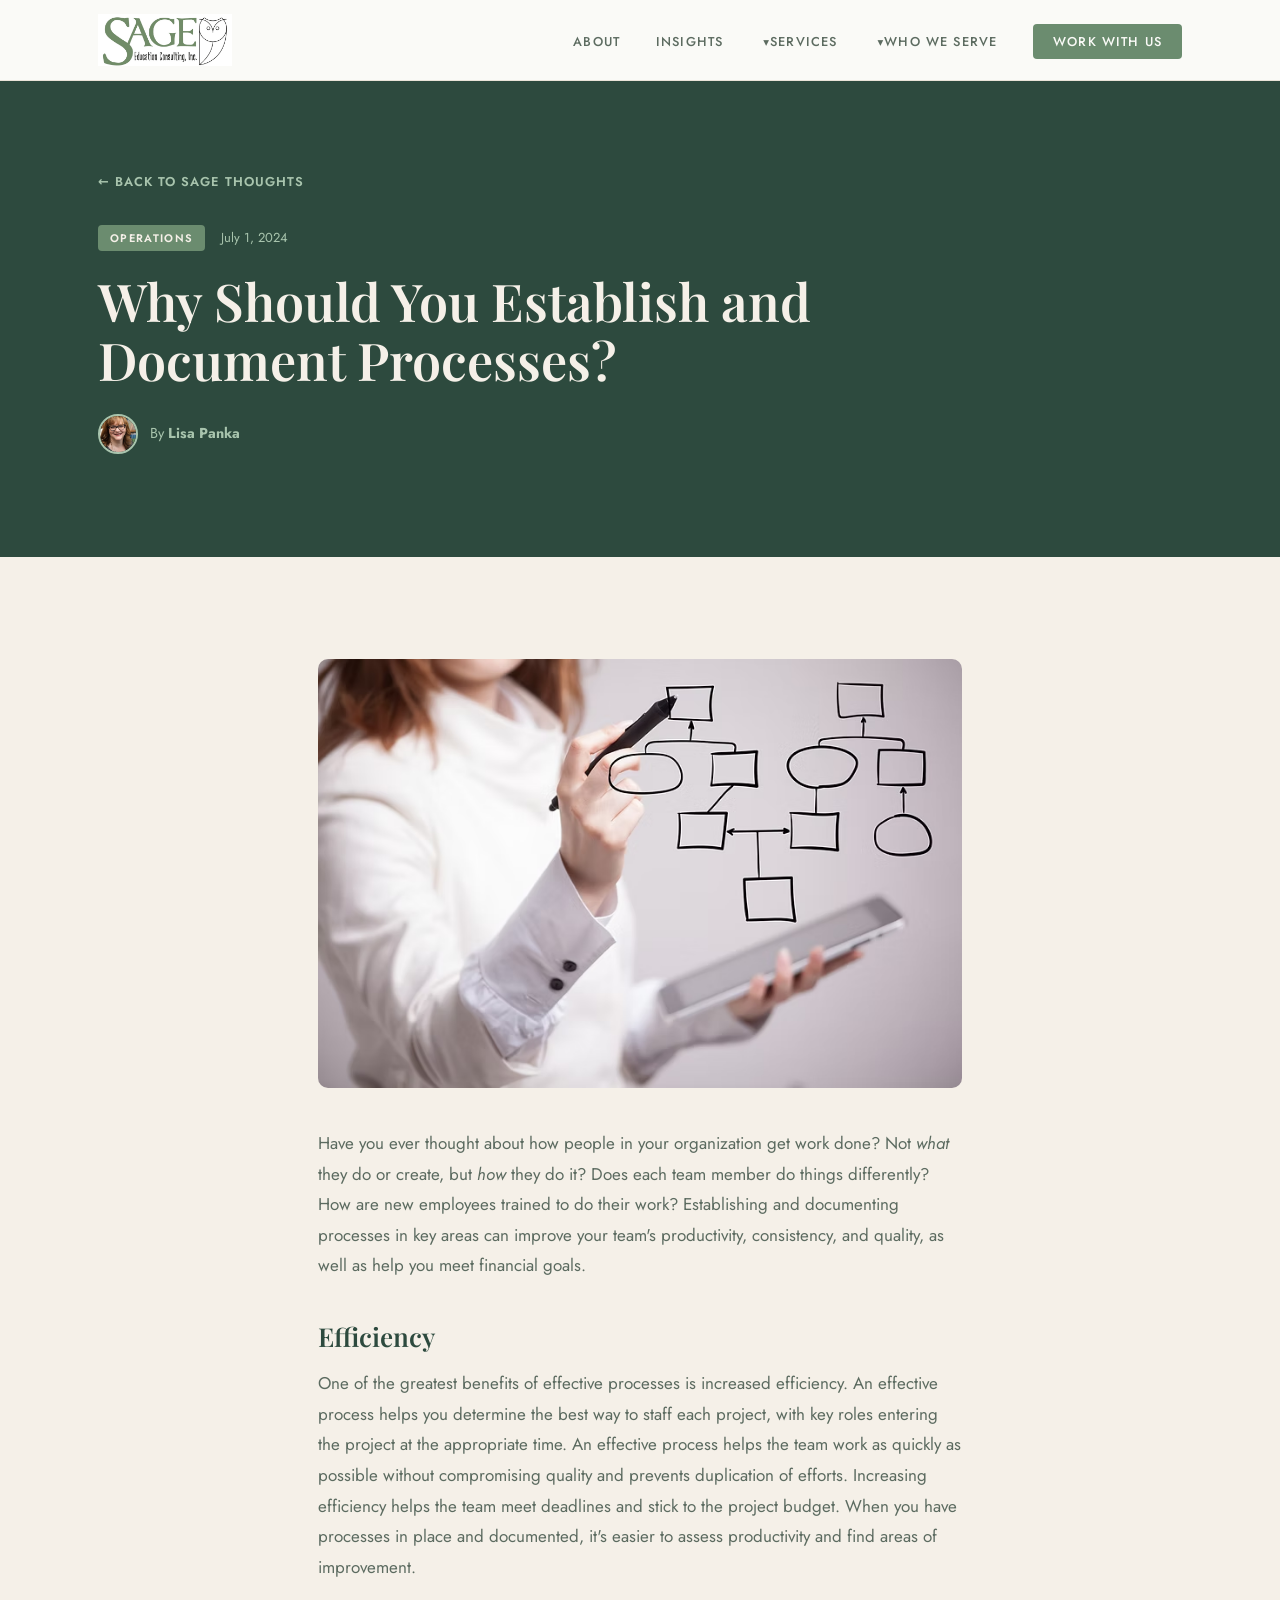
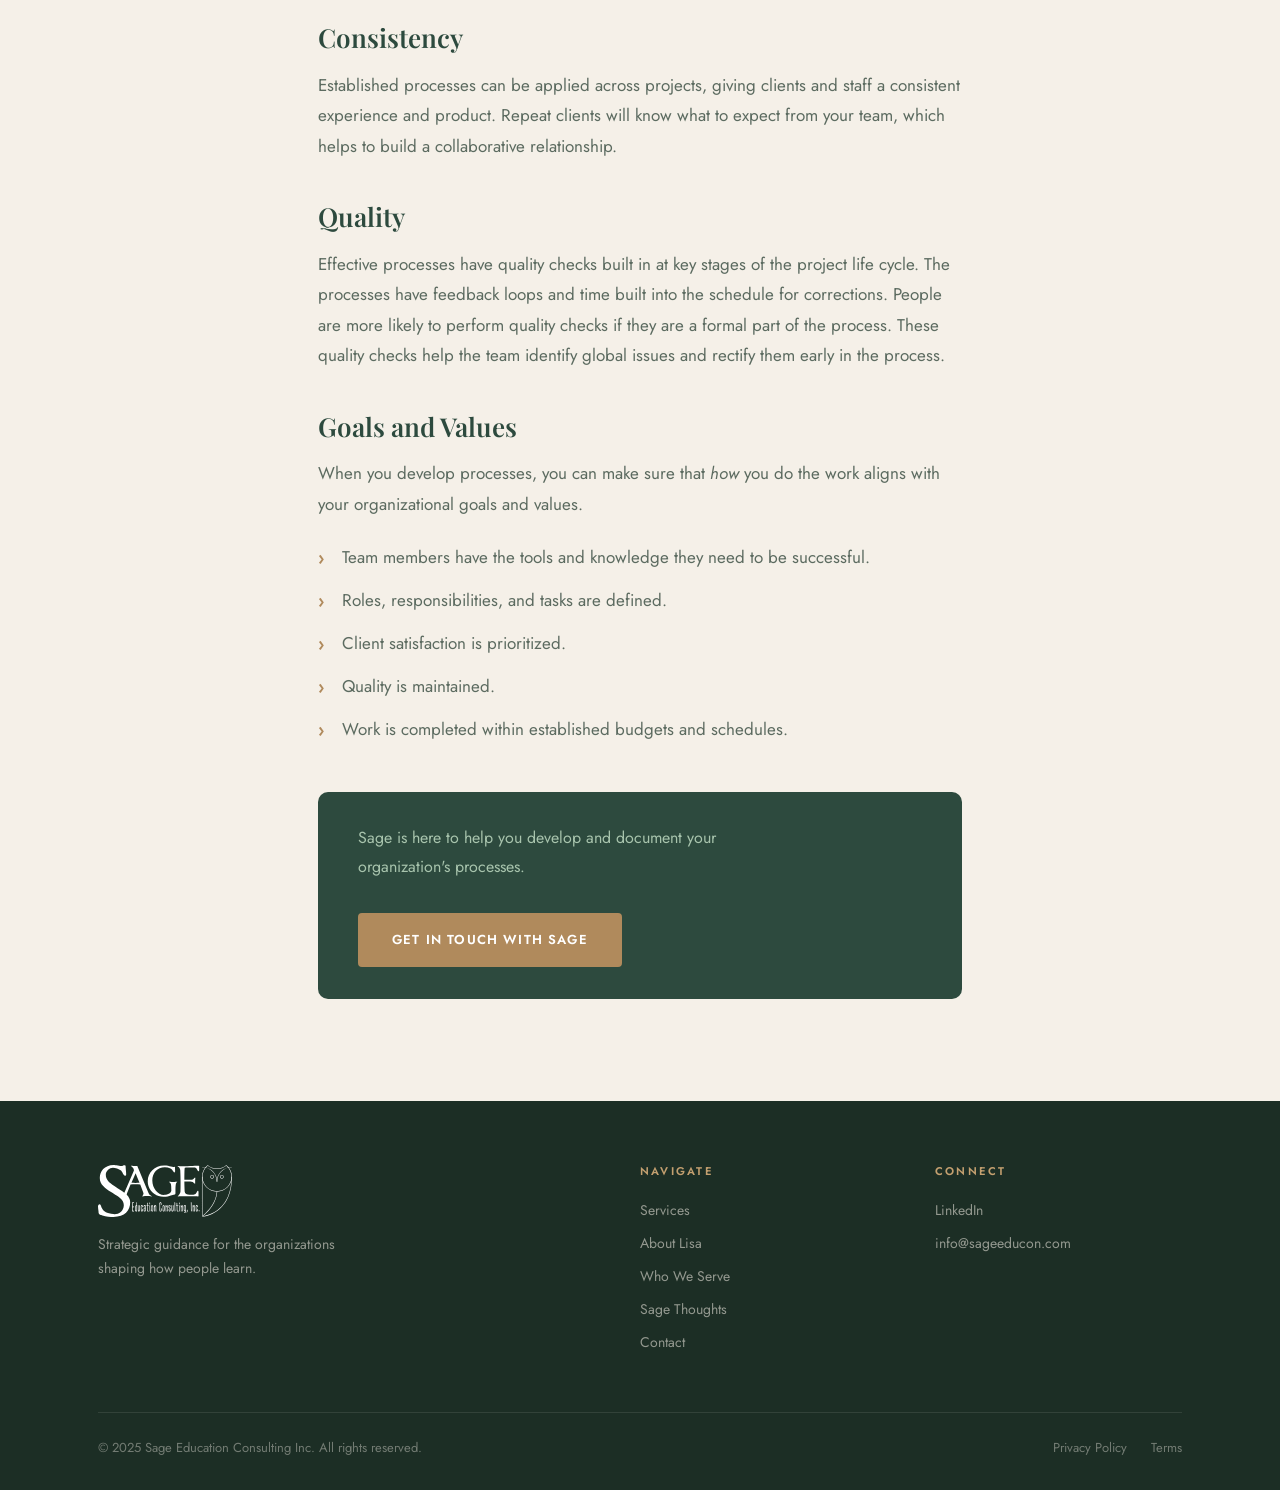
<file: blog-document-processes.html>
<!DOCTYPE html>
<html lang="en">
<head>
  <meta charset="UTF-8" />
  <meta name="viewport" content="width=device-width, initial-scale=1.0" />
  <title>Why Should You Establish and Document Processes? | Sage Education Consulting</title>
  <meta name="description" content="Establishing and documenting processes will increase efficiency and support project and organizational goals." />

  <link rel="preconnect" href="https://fonts.googleapis.com" />
  <link rel="preconnect" href="https://fonts.gstatic.com" crossorigin />
  <link href="https://fonts.googleapis.com/css2?family=Playfair+Display:ital,wght@0,400;0,600;0,700;1,400;1,600&family=Jost:wght@300;400;500;600&display=swap" rel="stylesheet" />
  <link rel="stylesheet" href="styles.css" />
</head>
<body>

<!-- ========== NAVIGATION ========== -->
<nav class="site-nav" id="site-nav">
  <div class="container nav-inner">

    <a href="index.html" class="nav-logo">
      <img src="images/sageedu.jpg" alt="Sage Education Consulting" />
    </a>

    <ul class="nav-links" id="nav-links">
      <li><a href="index.html#about">About</a></li>
      <li><a href="blog.html">Insights</a></li>
      <li class="nav-dropdown">
        <a href="index.html#services">Services</a>
        <ul class="nav-dropdown-menu">
          <li><a href="curriculum-content-strategy.html">Curriculum &amp; Content Strategy</a></li>
          <li><a href="vendor-proposal-strategy.html">RFPs, Proposals &amp; Vendor Strategy</a></li>
          <li><a href="edtech-consulting.html">Navigating a Changing Market</a></li>
          <li><a href="strategic-planning.html">Strategic Planning &amp; Growth</a></li>
        </ul>
      </li>
      <li class="nav-dropdown">
        <a href="index.html#who-we-serve">Who We Serve</a>
        <ul class="nav-dropdown-menu">
          <li><a href="education-vendors.html">Education Vendors</a></li>
          <li><a href="education-publishers-edtech-companies.html">Education Publishers &amp; EdTech Companies</a></li>
          <li><a href="schools-districts.html">Schools &amp; School Districts</a></li>
          <li><a href="small-businesses.html">Small Businesses</a></li>
        </ul>
      </li>
      <li><a href="index.html#contact" class="nav-cta">Work With Us</a></li>
    </ul>

    <button class="nav-hamburger" id="hamburger" aria-label="Open menu">
      <span></span><span></span><span></span>
    </button>

  </div>
</nav>

<!-- Mobile full-screen nav overlay -->
<div class="nav-mobile" id="nav-mobile">
  <button class="nav-mobile-close" id="nav-close" aria-label="Close">&times;</button>
  <a href="index.html#about">About</a>

  <a href="blog.html">Insights</a>

  <div class="nav-mobile-group">
    <a href="index.html#services" class="nav-mobile-parent">Services</a>
    <div class="nav-mobile-sublinks">
      <a href="curriculum-content-strategy.html">Curriculum &amp; Content Strategy</a>
      <a href="vendor-proposal-strategy.html">RFPs, Proposals &amp; Vendor Strategy</a>
      <a href="edtech-consulting.html">Navigating a Changing Market</a>
      <a href="strategic-planning.html">Strategic Planning &amp; Growth</a>
    </div>
  </div>

  <div class="nav-mobile-group">
    <a href="index.html#who-we-serve" class="nav-mobile-parent">Who We Serve</a>
    <div class="nav-mobile-sublinks">
      <a href="education-vendors.html">Education Vendors</a>
      <a href="education-publishers-edtech-companies.html">Education Publishers &amp; EdTech Companies</a>
      <a href="schools-districts.html">Schools &amp; School Districts</a>
      <a href="small-businesses.html">Small Businesses</a>
    </div>
  </div>

  <a href="index.html#contact">Work With Us</a>
</div>


<!-- ========== POST HEADER ========== -->
<section class="post-header">
  <div class="container">
    <a href="blog.html" class="post-back-link">&larr; Back to Sage Thoughts</a>
    <div class="post-meta">
      <span class="blog-tag">Operations</span>
      <span class="post-date">July 1, 2024</span>
    </div>
    <h1 class="post-title">Why Should You Establish and Document Processes?</h1>
    <div class="post-byline">
      <img src="images/lisa.jpeg" alt="Lisa Panka" class="post-author-img" loading="lazy" />
      <span>By <strong>Lisa Panka</strong></span>
    </div>
  </div>
</section>


<!-- ========== POST BODY ========== -->
<article class="post-body">
  <div class="container post-container">

    <img src="images/blog3.jpg" alt="Person drawing a process flowchart" class="post-hero-img" loading="lazy" />

    <p>Have you ever thought about how people in your organization get work done? Not <em>what</em> they do or create, but <em>how</em> they do it? Does each team member do things differently? How are new employees trained to do their work? Establishing and documenting processes in key areas can improve your team's productivity, consistency, and quality, as well as help you meet financial goals.</p>

    <h2>Efficiency</h2>

    <p>One of the greatest benefits of effective processes is increased efficiency. An effective process helps you determine the best way to staff each project, with key roles entering the project at the appropriate time. An effective process helps the team work as quickly as possible without compromising quality and prevents duplication of efforts. Increasing efficiency helps the team meet deadlines and stick to the project budget. When you have processes in place and documented, it's easier to assess productivity and find areas of improvement.</p>

    <h2>Consistency</h2>

    <p>Established processes can be applied across projects, giving clients and staff a consistent experience and product. Repeat clients will know what to expect from your team, which helps to build a collaborative relationship.</p>

    <h2>Quality</h2>

    <p>Effective processes have quality checks built in at key stages of the project life cycle. The processes have feedback loops and time built into the schedule for corrections. People are more likely to perform quality checks if they are a formal part of the process. These quality checks help the team identify global issues and rectify them early in the process.</p>

    <h2>Goals and Values</h2>

    <p>When you develop processes, you can make sure that <em>how</em> you do the work aligns with your organizational goals and values.</p>

    <ul class="post-list">
      <li>Team members have the tools and knowledge they need to be successful.</li>
      <li>Roles, responsibilities, and tasks are defined.</li>
      <li>Client satisfaction is prioritized.</li>
      <li>Quality is maintained.</li>
      <li>Work is completed within established budgets and schedules.</li>
    </ul>

    <div class="post-cta">
      <p>Sage is here to help you develop and document your organization's processes.</p>
      <a href="index.html#contact" class="btn btn-primary">Get in Touch with Sage</a>
    </div>

  </div>
</article>


<!-- ========== FOOTER ========== -->
<footer>
  <div class="container">
    <div class="footer-inner">

      <div class="footer-brand">
        <img src="images/SAGE_Logo.svg" alt="Sage Education Consulting" class="footer-logo" loading="lazy" />
        <p>Strategic guidance for the organizations shaping how people learn.</p>
      </div>

      <div class="footer-col">
        <h4>Navigate</h4>
        <a href="index.html#services">Services</a>
        <a href="index.html#about">About Lisa</a>
        <a href="index.html#who-we-serve">Who We Serve</a>
        <a href="blog.html">Sage Thoughts</a>
        <a href="index.html#contact">Contact</a>
      </div>

      <div class="footer-col">
        <h4>Connect</h4>
        <a href="https://www.linkedin.com/company/sage-education-consulting/" target="_blank">LinkedIn</a>
        <a href="mailto:info@sageeducon.com">info@sageeducon.com</a>
      </div>

    </div>

    <div class="footer-bottom">
      <p>&copy; 2025 Sage Education Consulting Inc. All rights reserved.</p>
      <div class="footer-links">
        <a href="#">Privacy Policy</a>
        <a href="#">Terms</a>
      </div>
    </div>

  </div>
</footer>

<script src="script.js"></script>

</body>
</html>
</file>
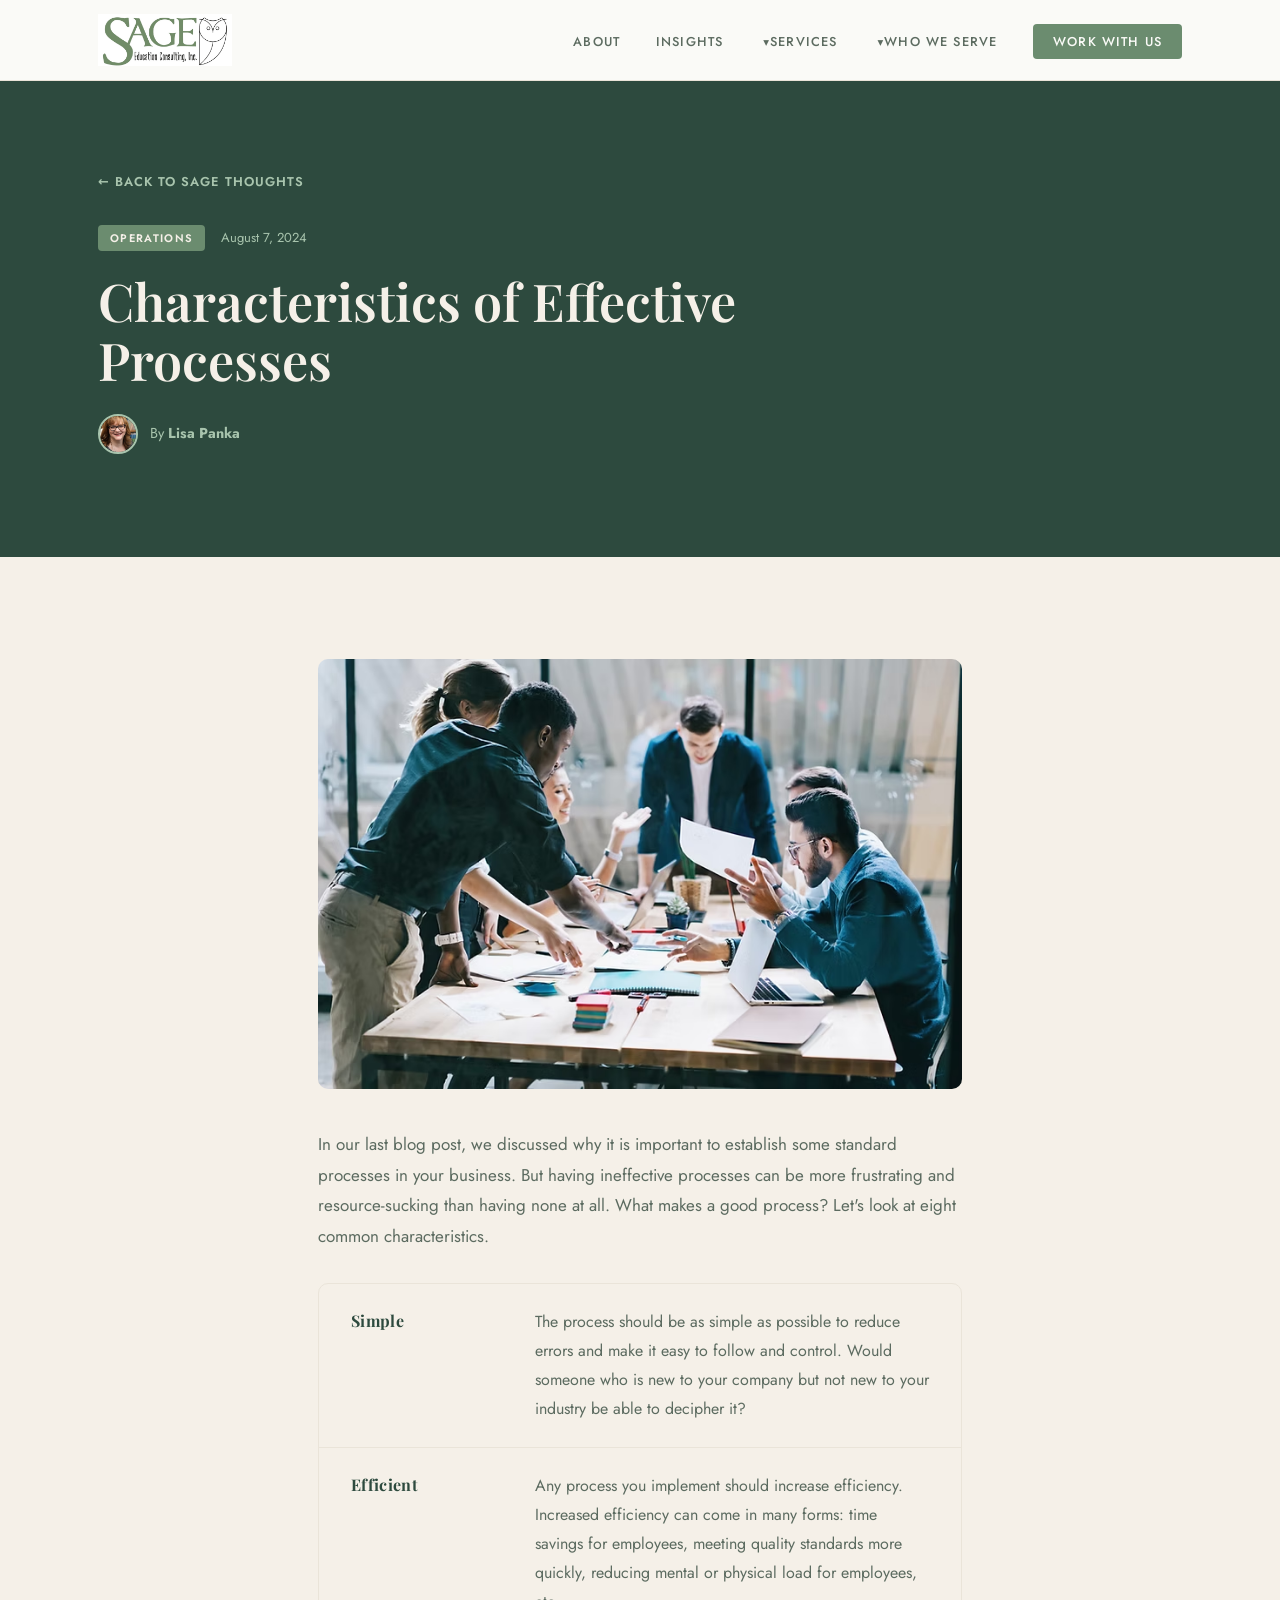
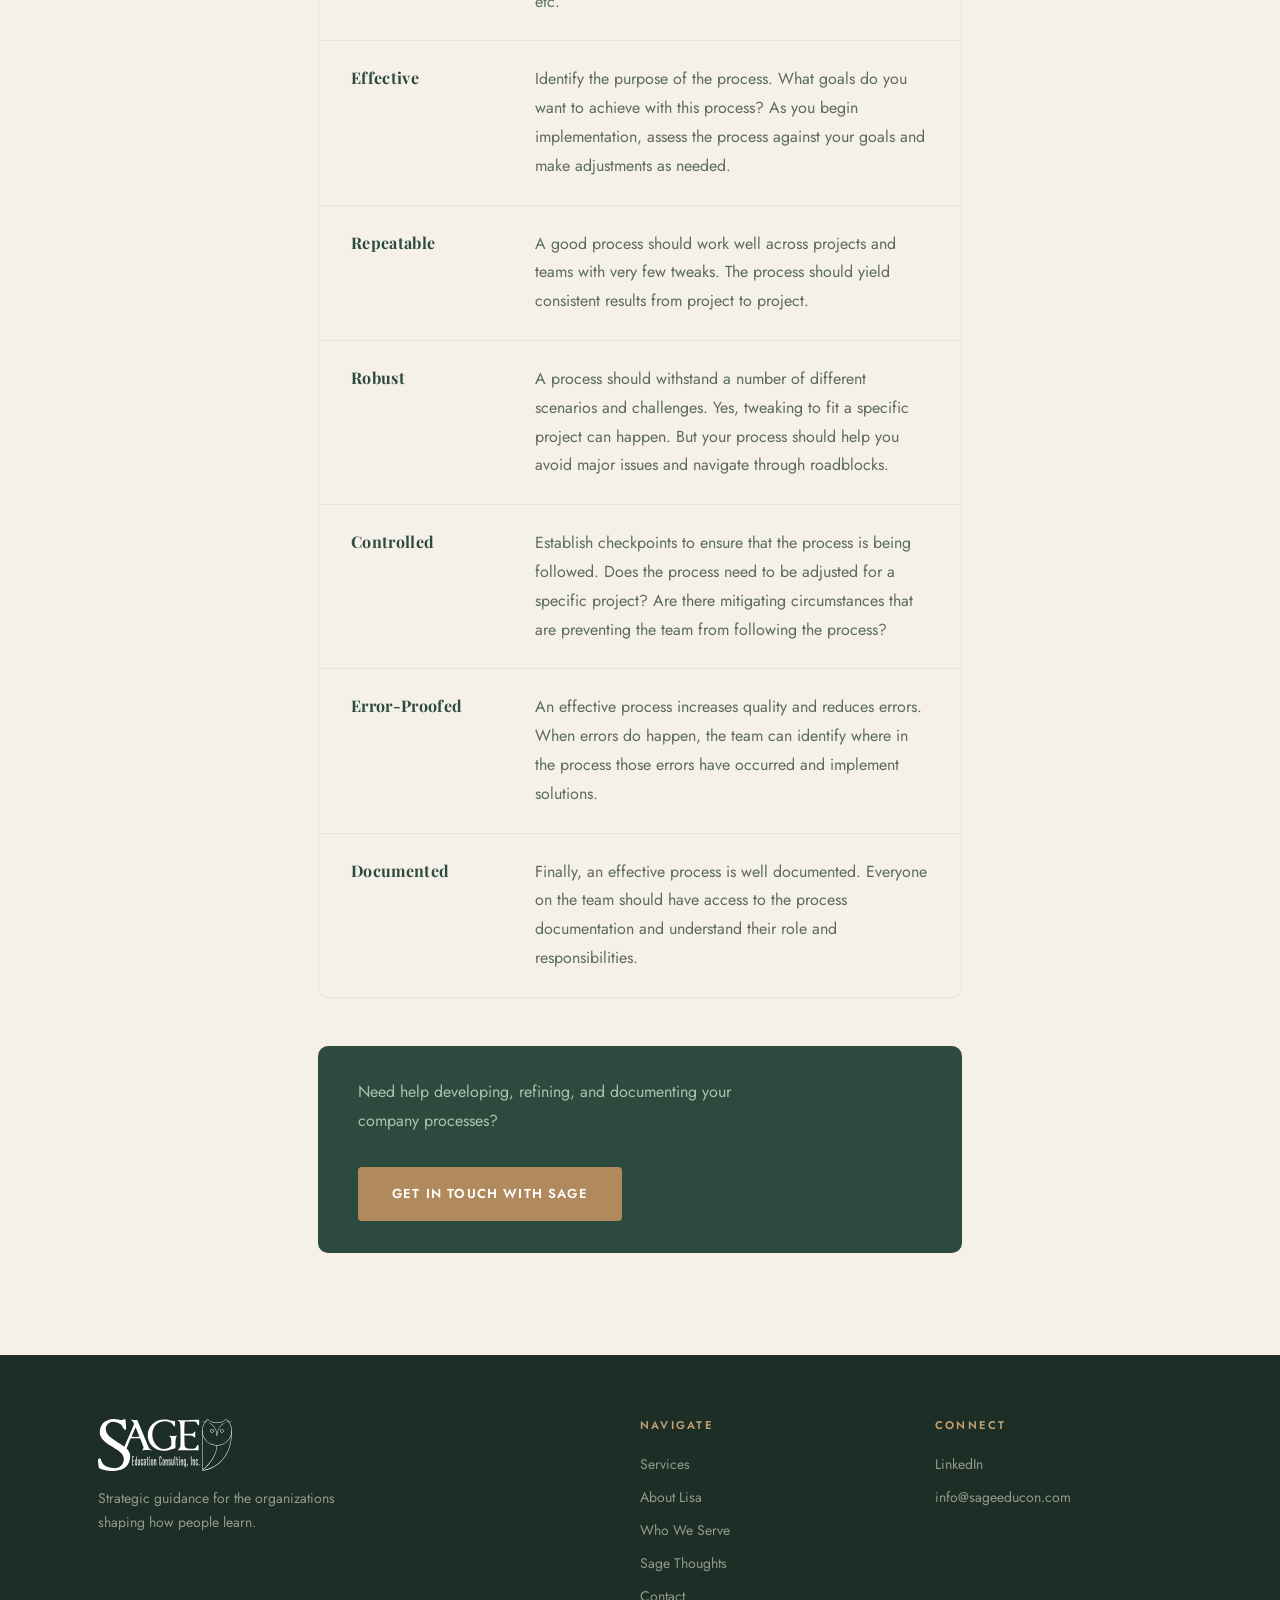
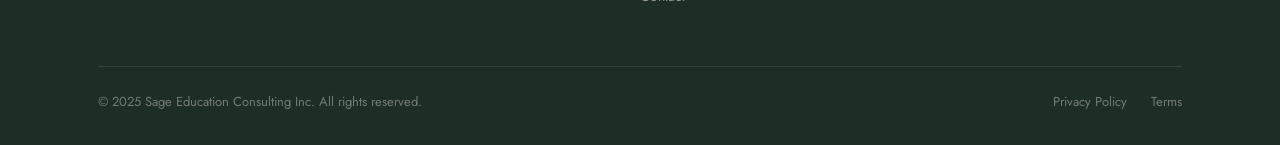
<file: blog-processes.html>
<!DOCTYPE html>
<html lang="en">
<head>
  <meta charset="UTF-8" />
  <meta name="viewport" content="width=device-width, initial-scale=1.0" />
  <title>Characteristics of Effective Processes | Sage Education Consulting</title>
  <meta name="description" content="Having ineffective processes can be more frustrating than having none at all. Here are eight characteristics of a process that actually works." />

  <link rel="preconnect" href="https://fonts.googleapis.com" />
  <link rel="preconnect" href="https://fonts.gstatic.com" crossorigin />
  <link href="https://fonts.googleapis.com/css2?family=Playfair+Display:ital,wght@0,400;0,600;0,700;1,400;1,600&family=Jost:wght@300;400;500;600&display=swap" rel="stylesheet" />
  <link rel="stylesheet" href="styles.css" />
</head>
<body>

<!-- ========== NAVIGATION ========== -->
<nav class="site-nav" id="site-nav">
  <div class="container nav-inner">

    <a href="index.html" class="nav-logo">
      <img src="images/sageedu.jpg" alt="Sage Education Consulting" />
    </a>

    <ul class="nav-links" id="nav-links">
      <li><a href="index.html#about">About</a></li>
      <li><a href="blog.html">Insights</a></li>
      <li class="nav-dropdown">
        <a href="index.html#services">Services</a>
        <ul class="nav-dropdown-menu">
          <li><a href="curriculum-content-strategy.html">Curriculum &amp; Content Strategy</a></li>
          <li><a href="vendor-proposal-strategy.html">RFPs, Proposals &amp; Vendor Strategy</a></li>
          <li><a href="edtech-consulting.html">Navigating a Changing Market</a></li>
          <li><a href="strategic-planning.html">Strategic Planning &amp; Growth</a></li>
        </ul>
      </li>
      <li class="nav-dropdown">
        <a href="index.html#who-we-serve">Who We Serve</a>
        <ul class="nav-dropdown-menu">
          <li><a href="education-vendors.html">Education Vendors</a></li>
          <li><a href="education-publishers-edtech-companies.html">Education Publishers &amp; EdTech Companies</a></li>
          <li><a href="schools-districts.html">Schools &amp; School Districts</a></li>
          <li><a href="small-businesses.html">Small Businesses</a></li>
        </ul>
      </li>
      <li><a href="index.html#contact" class="nav-cta">Work With Us</a></li>
    </ul>

    <button class="nav-hamburger" id="hamburger" aria-label="Open menu">
      <span></span><span></span><span></span>
    </button>

  </div>
</nav>

<!-- Mobile full-screen nav overlay -->
<div class="nav-mobile" id="nav-mobile">
  <button class="nav-mobile-close" id="nav-close" aria-label="Close">&times;</button>
  <a href="index.html#about">About</a>

  <a href="blog.html">Insights</a>

  <div class="nav-mobile-group">
    <a href="index.html#services" class="nav-mobile-parent">Services</a>
    <div class="nav-mobile-sublinks">
      <a href="curriculum-content-strategy.html">Curriculum &amp; Content Strategy</a>
      <a href="vendor-proposal-strategy.html">RFPs, Proposals &amp; Vendor Strategy</a>
      <a href="edtech-consulting.html">Navigating a Changing Market</a>
      <a href="strategic-planning.html">Strategic Planning &amp; Growth</a>
    </div>
  </div>

  <div class="nav-mobile-group">
    <a href="index.html#who-we-serve" class="nav-mobile-parent">Who We Serve</a>
    <div class="nav-mobile-sublinks">
      <a href="education-vendors.html">Education Vendors</a>
      <a href="education-publishers-edtech-companies.html">Education Publishers &amp; EdTech Companies</a>
      <a href="schools-districts.html">Schools &amp; School Districts</a>
      <a href="small-businesses.html">Small Businesses</a>
    </div>
  </div>

  <a href="index.html#contact">Work With Us</a>
</div>


<!-- ========== POST HEADER ========== -->
<section class="post-header">
  <div class="container">
    <a href="blog.html" class="post-back-link">&larr; Back to Sage Thoughts</a>
    <div class="post-meta">
      <span class="blog-tag">Operations</span>
      <span class="post-date">August 7, 2024</span>
    </div>
    <h1 class="post-title">Characteristics of Effective Processes</h1>
    <div class="post-byline">
      <img src="images/lisa.jpeg" alt="Lisa Panka" class="post-author-img" loading="lazy" />
      <span>By <strong>Lisa Panka</strong></span>
    </div>
  </div>
</section>


<!-- ========== POST BODY ========== -->
<article class="post-body">
  <div class="container post-container">

    <img src="images/blog2.jpg" alt="Team collaborating around a table" class="post-hero-img" loading="lazy" />

    <p>In our last blog post, we discussed why it is important to establish some standard processes in your business. But having ineffective processes can be more frustrating and resource-sucking than having none at all. What makes a good process? Let's look at eight common characteristics.</p>

    <div class="post-characteristics">

      <div class="characteristic-item">
        <span class="characteristic-label">Simple</span>
        <p>The process should be as simple as possible to reduce errors and make it easy to follow and control. Would someone who is new to your company but not new to your industry be able to decipher it?</p>
      </div>

      <div class="characteristic-item">
        <span class="characteristic-label">Efficient</span>
        <p>Any process you implement should increase efficiency. Increased efficiency can come in many forms: time savings for employees, meeting quality standards more quickly, reducing mental or physical load for employees, etc.</p>
      </div>

      <div class="characteristic-item">
        <span class="characteristic-label">Effective</span>
        <p>Identify the purpose of the process. What goals do you want to achieve with this process? As you begin implementation, assess the process against your goals and make adjustments as needed.</p>
      </div>

      <div class="characteristic-item">
        <span class="characteristic-label">Repeatable</span>
        <p>A good process should work well across projects and teams with very few tweaks. The process should yield consistent results from project to project.</p>
      </div>

      <div class="characteristic-item">
        <span class="characteristic-label">Robust</span>
        <p>A process should withstand a number of different scenarios and challenges. Yes, tweaking to fit a specific project can happen. But your process should help you avoid major issues and navigate through roadblocks.</p>
      </div>

      <div class="characteristic-item">
        <span class="characteristic-label">Controlled</span>
        <p>Establish checkpoints to ensure that the process is being followed. Does the process need to be adjusted for a specific project? Are there mitigating circumstances that are preventing the team from following the process?</p>
      </div>

      <div class="characteristic-item">
        <span class="characteristic-label">Error-Proofed</span>
        <p>An effective process increases quality and reduces errors. When errors do happen, the team can identify where in the process those errors have occurred and implement solutions.</p>
      </div>

      <div class="characteristic-item">
        <span class="characteristic-label">Documented</span>
        <p>Finally, an effective process is well documented. Everyone on the team should have access to the process documentation and understand their role and responsibilities.</p>
      </div>

    </div>

    <div class="post-cta">
      <p>Need help developing, refining, and documenting your company processes?</p>
      <a href="index.html#contact" class="btn btn-primary">Get in Touch with Sage</a>
    </div>

  </div>
</article>


<!-- ========== FOOTER ========== -->
<footer>
  <div class="container">
    <div class="footer-inner">

      <div class="footer-brand">
        <img src="images/SAGE_Logo.svg" alt="Sage Education Consulting" class="footer-logo" loading="lazy" />
        <p>Strategic guidance for the organizations shaping how people learn.</p>
      </div>

      <div class="footer-col">
        <h4>Navigate</h4>
        <a href="index.html#services">Services</a>
        <a href="index.html#about">About Lisa</a>
        <a href="index.html#who-we-serve">Who We Serve</a>
        <a href="blog.html">Sage Thoughts</a>
        <a href="index.html#contact">Contact</a>
      </div>

      <div class="footer-col">
        <h4>Connect</h4>
        <a href="https://www.linkedin.com/company/sage-education-consulting/" target="_blank">LinkedIn</a>
        <a href="mailto:info@sageeducon.com">info@sageeducon.com</a>
      </div>

    </div>

    <div class="footer-bottom">
      <p>&copy; 2025 Sage Education Consulting Inc. All rights reserved.</p>
      <div class="footer-links">
        <a href="#">Privacy Policy</a>
        <a href="#">Terms</a>
      </div>
    </div>

  </div>
</footer>

<script src="script.js"></script>

</body>
</html>
</file>
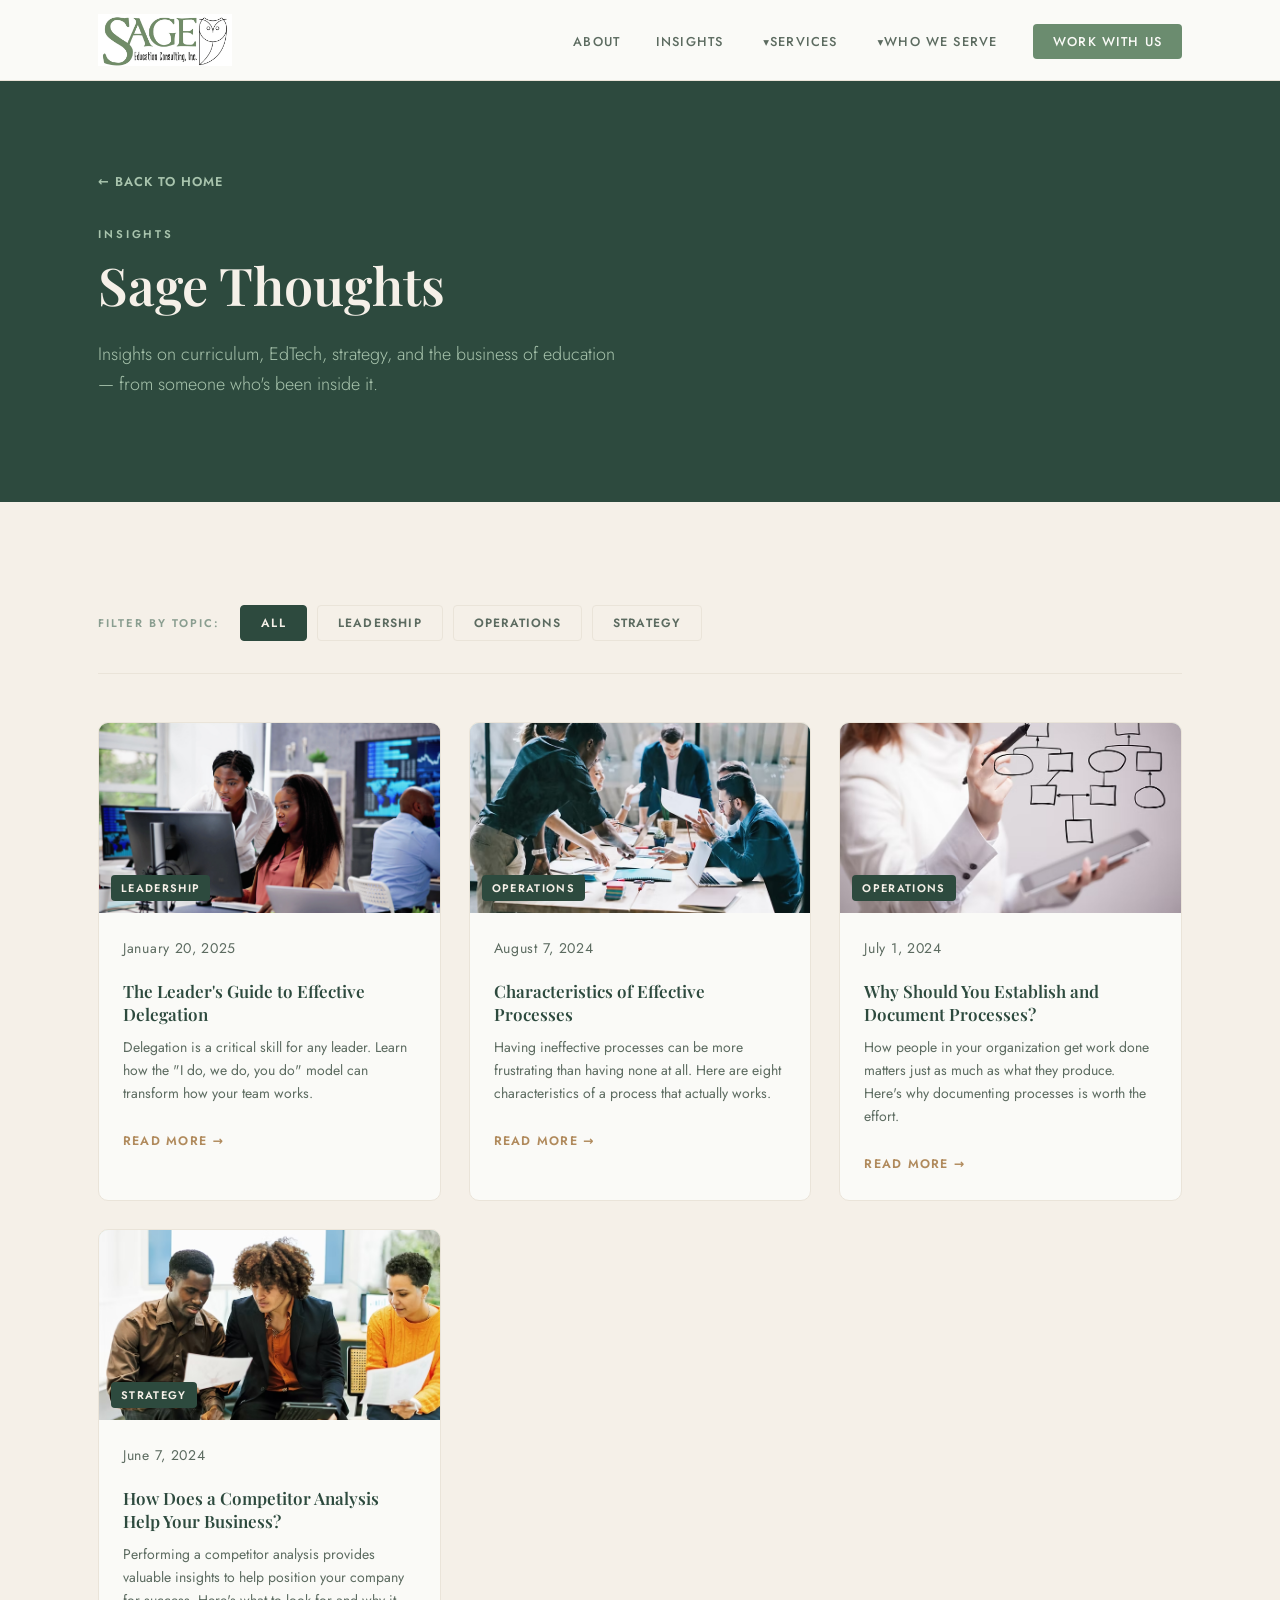
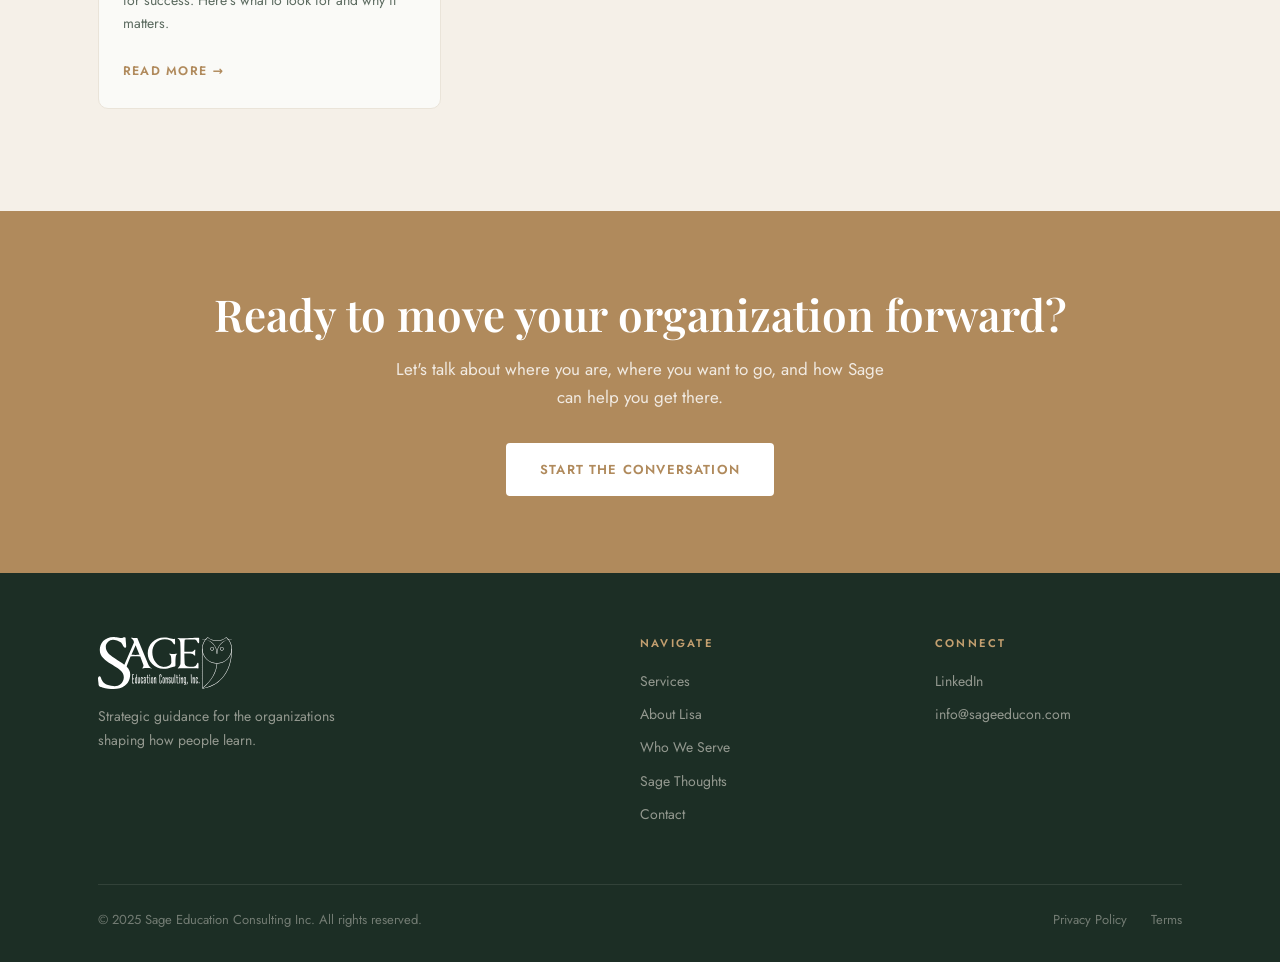
<file: blog.html>
<!DOCTYPE html>
<html lang="en">
<head>
  <meta charset="UTF-8" />
  <meta name="viewport" content="width=device-width, initial-scale=1.0" />
  <title>Sage Thoughts | Sage Education Consulting</title>
  <meta name="description" content="Insights on curriculum, EdTech, strategy, and the business of education — from Lisa Panka at Sage Education Consulting." />

  <link rel="preconnect" href="https://fonts.googleapis.com" />
  <link rel="preconnect" href="https://fonts.gstatic.com" crossorigin />
  <link href="https://fonts.googleapis.com/css2?family=Playfair+Display:ital,wght@0,400;0,600;0,700;1,400;1,600&family=Jost:wght@300;400;500;600&display=swap" rel="stylesheet" />
  <link rel="stylesheet" href="styles.css" />
</head>
<body>

<!-- ========== NAVIGATION ========== -->
<nav class="site-nav" id="site-nav">
  <div class="container nav-inner">

    <a href="index.html" class="nav-logo">
      <img src="images/sageedu.jpg" alt="Sage Education Consulting" />
    </a>

    <ul class="nav-links" id="nav-links">
      <li><a href="index.html#about">About</a></li>
      <li><a href="blog.html">Insights</a></li>
      <li class="nav-dropdown">
        <a href="index.html#services">Services</a>
        <ul class="nav-dropdown-menu">
          <li><a href="curriculum-content-strategy.html">Curriculum &amp; Content Strategy</a></li>
          <li><a href="vendor-proposal-strategy.html">RFPs, Proposals &amp; Vendor Strategy</a></li>
          <li><a href="edtech-consulting.html">Navigating a Changing Market</a></li>
          <li><a href="strategic-planning.html">Strategic Planning &amp; Growth</a></li>
        </ul>
      </li>
      <li class="nav-dropdown">
        <a href="index.html#who-we-serve">Who We Serve</a>
        <ul class="nav-dropdown-menu">
          <li><a href="education-vendors.html">Education Vendors</a></li>
          <li><a href="education-publishers-edtech-companies.html">Education Publishers &amp; EdTech Companies</a></li>
          <li><a href="schools-districts.html">Schools &amp; School Districts</a></li>
          <li><a href="small-businesses.html">Small Businesses</a></li>
        </ul>
      </li>
      <li><a href="index.html#contact" class="nav-cta">Work With Us</a></li>
    </ul>

    <button class="nav-hamburger" id="hamburger" aria-label="Open menu">
      <span></span><span></span><span></span>
    </button>

  </div>
</nav>

<!-- Mobile full-screen nav overlay -->
<div class="nav-mobile" id="nav-mobile">
  <button class="nav-mobile-close" id="nav-close" aria-label="Close">&times;</button>
  <a href="index.html#about">About</a>

  <a href="blog.html">Insights</a>

  <div class="nav-mobile-group">
    <a href="index.html#services" class="nav-mobile-parent">Services</a>
    <div class="nav-mobile-sublinks">
      <a href="curriculum-content-strategy.html">Curriculum &amp; Content Strategy</a>
      <a href="vendor-proposal-strategy.html">RFPs, Proposals &amp; Vendor Strategy</a>
      <a href="edtech-consulting.html">Navigating a Changing Market</a>
      <a href="strategic-planning.html">Strategic Planning &amp; Growth</a>
    </div>
  </div>

  <div class="nav-mobile-group">
    <a href="index.html#who-we-serve" class="nav-mobile-parent">Who We Serve</a>
    <div class="nav-mobile-sublinks">
      <a href="education-vendors.html">Education Vendors</a>
      <a href="education-publishers-edtech-companies.html">Education Publishers &amp; EdTech Companies</a>
      <a href="schools-districts.html">Schools &amp; School Districts</a>
      <a href="small-businesses.html">Small Businesses</a>
    </div>
  </div>

  <a href="index.html#contact">Work With Us</a>
</div>


<!-- ========== PAGE HEADER ========== -->
<!-- Reuses post-header styles already in styles.css -->
<section class="post-header">
  <div class="container">
    <a href="index.html" class="post-back-link">&larr; Back to Home</a>
    <span class="eyebrow" style="color: var(--sage-light);">Insights</span>
    <h1 class="post-title">Sage Thoughts</h1>
    <p style="color: var(--sage-light); font-size: 1.125rem; max-width: 520px; margin-top: 0.75rem; font-weight: 300; line-height: 1.7;">
      Insights on curriculum, EdTech, strategy, and the business of education — from someone who's been inside it.
    </p>
  </div>
</section>


<!-- ========== ALL POSTS GRID ========== -->
<section class="blog-index-section">
  <div class="container">

    <!-- Filter bar — visual only for now, can be made functional later -->
    <div class="blog-filter-bar">
      <span class="blog-filter-label">Filter by topic:</span>
      <div class="blog-filter-tags">
        <button class="filter-tag active">All</button>
        <button class="filter-tag">Leadership</button>
        <button class="filter-tag">Operations</button>
        <button class="filter-tag">Strategy</button>
      </div>
    </div>

    <div class="blog-grid">

      <!-- POST 1 — most recent -->
      <article class="blog-card">
        <div class="blog-card-img">
          <img src="images/blog1.jpg" alt="Team working together in an office" loading="lazy" />
          <span class="blog-tag">Leadership</span>
        </div>
        <div class="blog-card-body">
          <p class="blog-meta">January 20, 2025</p>
          <h3>The Leader's Guide to Effective Delegation</h3>
          <p>Delegation is a critical skill for any leader. Learn how the "I do, we do, you do" model can transform how your team works.</p>
          <a href="blog-delegation.html" class="blog-read-more">Read more &rarr;</a>
        </div>
      </article>

      <!-- POST 2 -->
      <article class="blog-card">
        <div class="blog-card-img">
          <img src="images/blog2.jpg" alt="Team collaborating around a table" loading="lazy" />
          <span class="blog-tag">Operations</span>
        </div>
        <div class="blog-card-body">
          <p class="blog-meta">August 7, 2024</p>
          <h3>Characteristics of Effective Processes</h3>
          <p>Having ineffective processes can be more frustrating than having none at all. Here are eight characteristics of a process that actually works.</p>
          <a href="blog-processes.html" class="blog-read-more">Read more &rarr;</a>
        </div>
      </article>

      <!-- POST 3 -->
      <article class="blog-card">
        <div class="blog-card-img">
          <img src="images/blog3.jpg" alt="Person drawing a process flowchart" loading="lazy" />
          <span class="blog-tag">Operations</span>
        </div>
        <div class="blog-card-body">
          <p class="blog-meta">July 1, 2024</p>
          <h3>Why Should You Establish and Document Processes?</h3>
          <p>How people in your organization get work done matters just as much as what they produce. Here's why documenting processes is worth the effort.</p>
          <a href="blog-document-processes.html" class="blog-read-more">Read more &rarr;</a>
        </div>
      </article>

      <!-- POST 4 -->
      <article class="blog-card">
        <div class="blog-card-img">
          <img src="images/blog4.jpg" alt="Business person reviewing competitor data" loading="lazy" />
          <span class="blog-tag">Strategy</span>
        </div>
        <div class="blog-card-body">
          <p class="blog-meta">June 7, 2024</p>
          <h3>How Does a Competitor Analysis Help Your Business?</h3>
          <p>Performing a competitor analysis provides valuable insights to help position your company for success. Here's what to look for and why it matters.</p>
          <a href="blog-competitor-analysis.html" class="blog-read-more">Read more &rarr;</a>
        </div>
      </article>

    </div>

  </div>
</section>


<!-- ========== CTA BAND ========== -->
<section id="cta-band">
  <div class="container">
    <h2>Ready to move your organization forward?</h2>
    <p>Let's talk about where you are, where you want to go, and how Sage can help you get there.</p>
    <a href="index.html#contact" class="btn btn-cta-band">Start the Conversation</a>
  </div>
</section>


<!-- ========== FOOTER ========== -->
<footer>
  <div class="container">
    <div class="footer-inner">

      <div class="footer-brand">
        <img src="images/SAGE_Logo.svg" alt="Sage Education Consulting" class="footer-logo" loading="lazy" />
        <p>Strategic guidance for the organizations shaping how people learn.</p>
      </div>

      <div class="footer-col">
        <h4>Navigate</h4>
        <a href="index.html#services">Services</a>
        <a href="index.html#about">About Lisa</a>
        <a href="index.html#who-we-serve">Who We Serve</a>
        <a href="blog.html">Sage Thoughts</a>
        <a href="index.html#contact">Contact</a>
      </div>

      <div class="footer-col">
        <h4>Connect</h4>
        <a href="https://www.linkedin.com/company/sage-education-consulting/" target="_blank">LinkedIn</a>
        <a href="mailto:info@sageeducon.com">info@sageeducon.com</a>
      </div>

    </div>

    <div class="footer-bottom">
      <p>&copy; 2025 Sage Education Consulting Inc. All rights reserved.</p>
      <div class="footer-links">
        <a href="#">Privacy Policy</a>
        <a href="#">Terms</a>
      </div>
    </div>

  </div>
</footer>

<script src="script.js"></script>

</body>
</html>
</file>
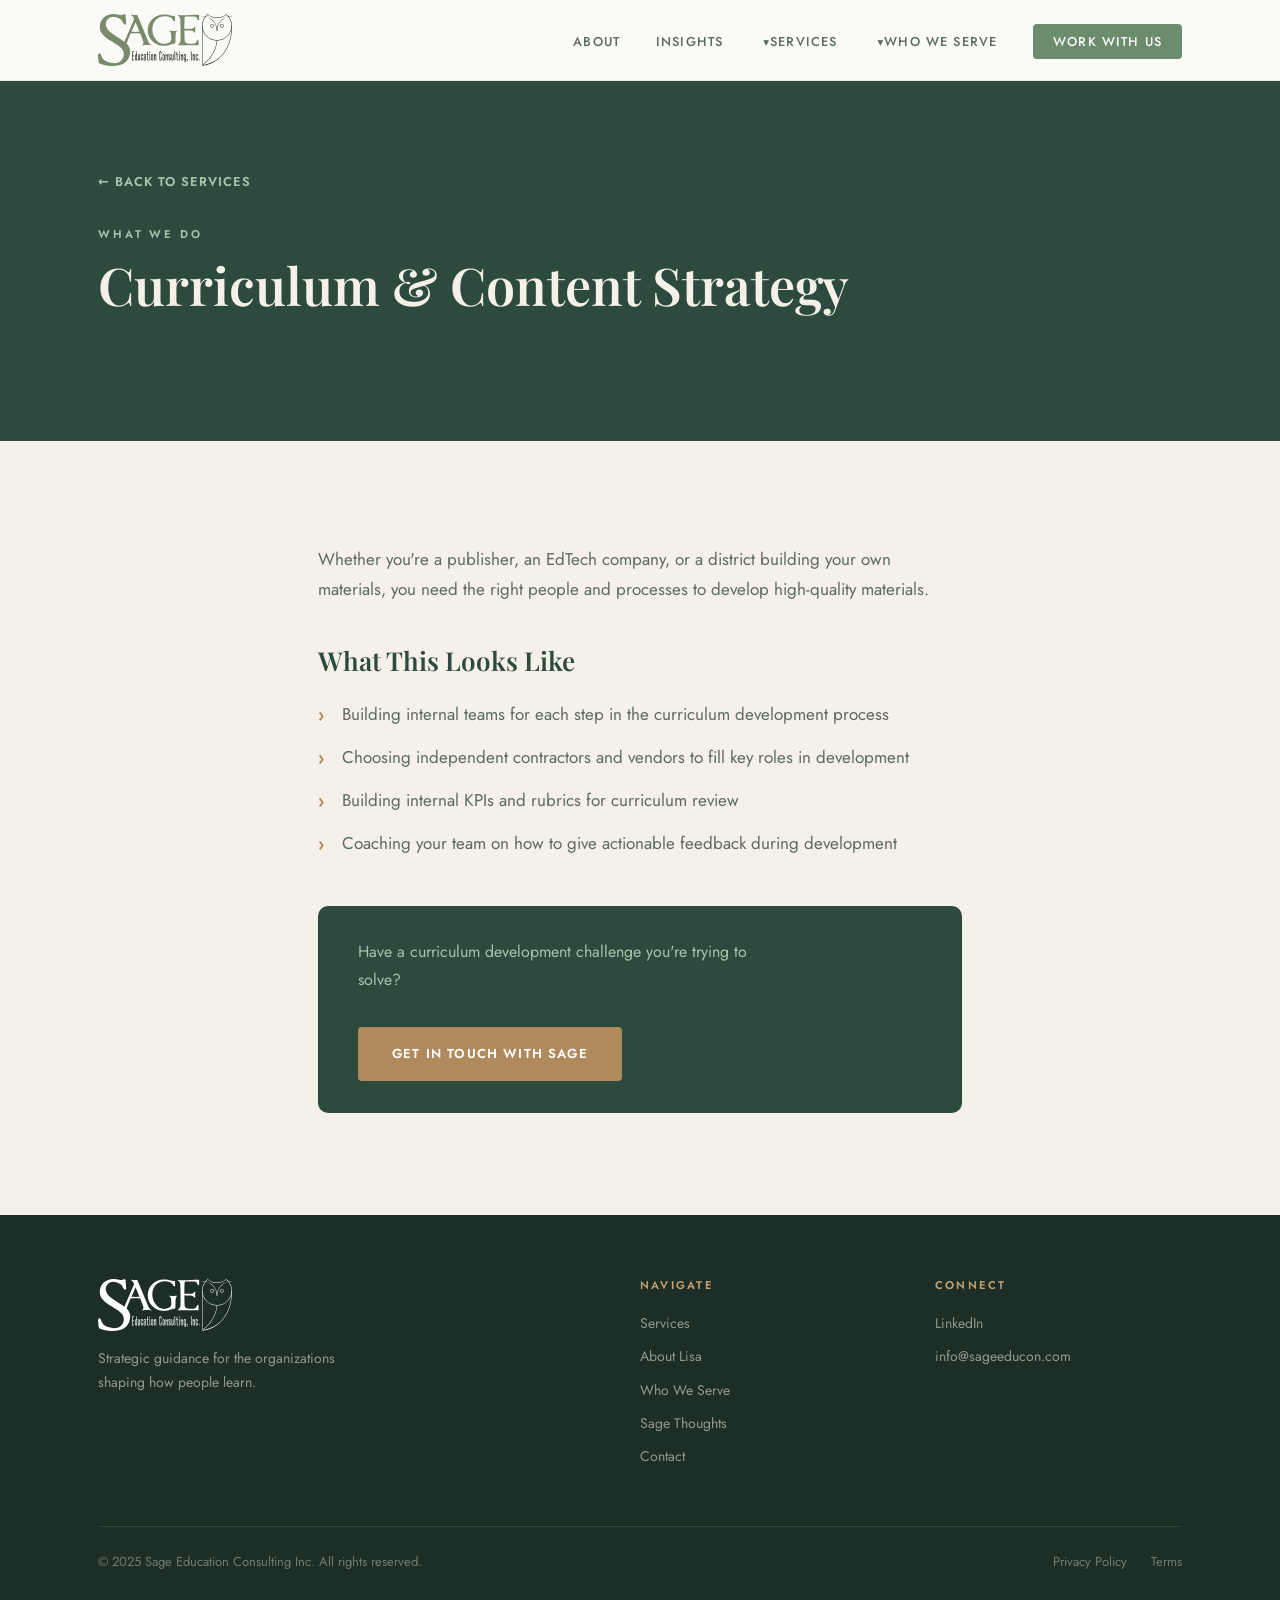
<file: curriculum-content-strategy.html>
<!DOCTYPE html>
<html lang="en">
<head>
  <meta charset="UTF-8" />
  <meta name="viewport" content="width=device-width, initial-scale=1.0" />
  <title>Curriculum &amp; Content Strategy | Sage Education Consulting</title>
  <meta name="description" content="Sage Education Consulting helps organizations develop, review, and refine curriculum and content that works in real classrooms." />

  <link rel="preconnect" href="https://fonts.googleapis.com" />
  <link rel="preconnect" href="https://fonts.gstatic.com" crossorigin />
  <link href="https://fonts.googleapis.com/css2?family=Playfair+Display:ital,wght@0,400;0,600;0,700;1,400;1,600&family=Jost:wght@300;400;500;600&display=swap" rel="stylesheet" />
  <link rel="stylesheet" href="styles.css" />
</head>
<body>

<nav class="site-nav" id="site-nav">
  <div class="container nav-inner">
    <a href="index.html" class="nav-logo">
      <img src="images/SAGE_Logo.svg" alt="Sage Education Consulting" />
    </a>
    <ul class="nav-links" id="nav-links">
      <li><a href="index.html#about">About</a></li>
      <li><a href="blog.html">Insights</a></li>
      <li class="nav-dropdown">
        <a href="index.html#services">Services</a>
        <ul class="nav-dropdown-menu">
          <li><a href="curriculum-content-strategy.html">Curriculum &amp; Content Strategy</a></li>
          <li><a href="vendor-proposal-strategy.html">RFPs, Proposals &amp; Vendor Strategy</a></li>
          <li><a href="edtech-consulting.html">Navigating a Changing Market</a></li>
          <li><a href="strategic-planning.html">Strategic Planning &amp; Growth</a></li>
        </ul>
      </li>
      <li class="nav-dropdown">
        <a href="index.html#who-we-serve">Who We Serve</a>
        <ul class="nav-dropdown-menu">
          <li><a href="education-vendors.html">Education Vendors</a></li>
          <li><a href="education-publishers-edtech-companies.html">Education Publishers &amp; EdTech Companies</a></li>
          <li><a href="schools-districts.html">Schools &amp; School Districts</a></li>
          <li><a href="small-businesses.html">Small Businesses</a></li>
        </ul>
      </li>
      <li><a href="index.html#contact" class="nav-cta">Work With Us</a></li>
    </ul>
    <button class="nav-hamburger" id="hamburger" aria-label="Open menu">
      <span></span><span></span><span></span>
    </button>
  </div>
</nav>

<div class="nav-mobile" id="nav-mobile">
  <button class="nav-mobile-close" id="nav-close" aria-label="Close">&times;</button>
  <a href="index.html#about">About</a>

  <a href="blog.html">Insights</a>

  <div class="nav-mobile-group">
    <a href="index.html#services" class="nav-mobile-parent">Services</a>
    <div class="nav-mobile-sublinks">
      <a href="curriculum-content-strategy.html">Curriculum &amp; Content Strategy</a>
      <a href="vendor-proposal-strategy.html">RFPs, Proposals &amp; Vendor Strategy</a>
      <a href="edtech-consulting.html">Navigating a Changing Market</a>
      <a href="strategic-planning.html">Strategic Planning &amp; Growth</a>
    </div>
  </div>

  <div class="nav-mobile-group">
    <a href="index.html#who-we-serve" class="nav-mobile-parent">Who We Serve</a>
    <div class="nav-mobile-sublinks">
      <a href="education-vendors.html">Education Vendors</a>
      <a href="education-publishers-edtech-companies.html">Education Publishers &amp; EdTech Companies</a>
      <a href="schools-districts.html">Schools &amp; School Districts</a>
      <a href="small-businesses.html">Small Businesses</a>
    </div>
  </div>

  <a href="index.html#contact">Work With Us</a>
</div>

<section class="post-header">
  <div class="container">
    <a href="index.html#services" class="post-back-link">&larr; Back to Services</a>
    <span class="eyebrow" style="color: var(--sage-light);">What We Do</span>
    <h1 class="post-title">Curriculum &amp; Content Strategy</h1>
  </div>
</section>

<article class="post-body">
  <div class="container post-container">

    <p>Whether you're a publisher, an EdTech company, or a district building your own materials, you need the right people and processes to develop high-quality materials.</p>

    <h2>What This Looks Like</h2>

    <ul class="post-list">
      <li>Building internal teams for each step in the curriculum development process</li>
      <li>Choosing independent contractors and vendors to fill key roles in development</li>
      <li>Building internal KPIs and rubrics for curriculum review</li>
      <li>Coaching your team on how to give actionable feedback during development</li>
    </ul>

    <div class="post-cta">
      <p>Have a curriculum development challenge you're trying to solve?</p>
      <a href="index.html#contact" class="btn btn-primary">Get in Touch with Sage</a>
    </div>

  </div>
</article>

<footer>
  <div class="container">
    <div class="footer-inner">

      <div class="footer-brand">
        <img src="images/SAGE_Logo.svg" alt="Sage Education Consulting" class="footer-logo" loading="lazy" />
        <p>Strategic guidance for the organizations shaping how people learn.</p>
      </div>

      <div class="footer-col">
        <h4>Navigate</h4>
        <a href="index.html#services">Services</a>
        <a href="index.html#about">About Lisa</a>
        <a href="index.html#who-we-serve">Who We Serve</a>
        <a href="blog.html">Sage Thoughts</a>
        <a href="index.html#contact">Contact</a>
      </div>

      <div class="footer-col">
        <h4>Connect</h4>
        <a href="https://www.linkedin.com/company/sage-education-consulting/" target="_blank">LinkedIn</a>
        <a href="mailto:info@sageeducon.com">info@sageeducon.com</a>
      </div>

    </div>

    <div class="footer-bottom">
      <p>&copy; 2025 Sage Education Consulting Inc. All rights reserved.</p>
      <div class="footer-links">
        <a href="#">Privacy Policy</a>
        <a href="#">Terms</a>
      </div>
    </div>

  </div>
</footer>

<script src="script.js"></script>

</body>
</html>
</file>
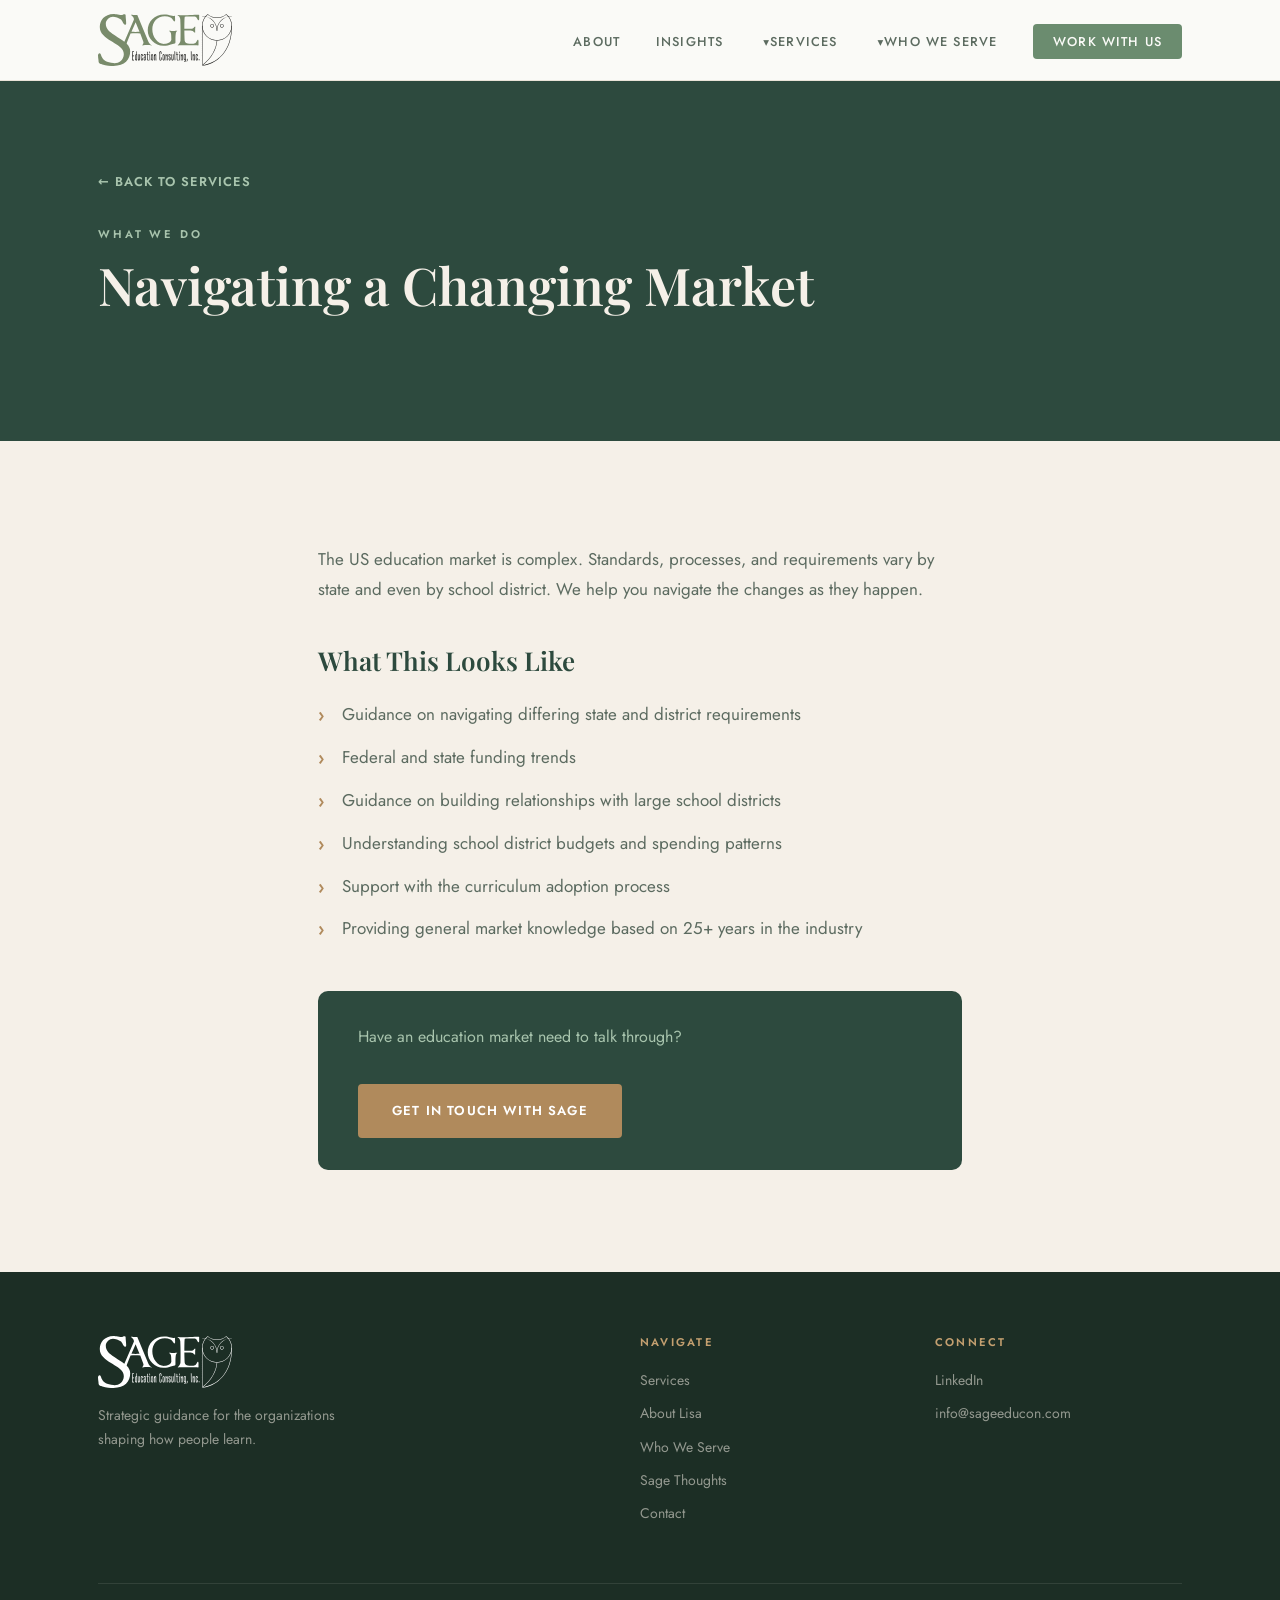
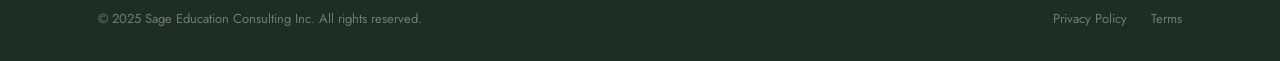
<file: edtech-consulting.html>
<!DOCTYPE html>
<html lang="en">
<head>
  <meta charset="UTF-8" />
  <meta name="viewport" content="width=device-width, initial-scale=1.0" />
  <title>Navigating a Changing Market | Sage Education Consulting</title>
  <meta name="description" content="Sage Education Consulting helps organizations navigate the complex, ever-changing US education market." />

  <link rel="preconnect" href="https://fonts.googleapis.com" />
  <link rel="preconnect" href="https://fonts.gstatic.com" crossorigin />
  <link href="https://fonts.googleapis.com/css2?family=Playfair+Display:ital,wght@0,400;0,600;0,700;1,400;1,600&family=Jost:wght@300;400;500;600&display=swap" rel="stylesheet" />
  <link rel="stylesheet" href="styles.css" />
</head>
<body>

<nav class="site-nav" id="site-nav">
  <div class="container nav-inner">
    <a href="index.html" class="nav-logo">
      <img src="images/SAGE_Logo.svg" alt="Sage Education Consulting" />
    </a>
    <ul class="nav-links" id="nav-links">
      <li><a href="index.html#about">About</a></li>
      <li><a href="blog.html">Insights</a></li>
      <li class="nav-dropdown">
        <a href="index.html#services">Services</a>
        <ul class="nav-dropdown-menu">
          <li><a href="curriculum-content-strategy.html">Curriculum &amp; Content Strategy</a></li>
          <li><a href="vendor-proposal-strategy.html">RFPs, Proposals &amp; Vendor Strategy</a></li>
          <li><a href="edtech-consulting.html">Navigating a Changing Market</a></li>
          <li><a href="strategic-planning.html">Strategic Planning &amp; Growth</a></li>
        </ul>
      </li>
      <li class="nav-dropdown">
        <a href="index.html#who-we-serve">Who We Serve</a>
        <ul class="nav-dropdown-menu">
          <li><a href="education-vendors.html">Education Vendors</a></li>
          <li><a href="education-publishers-edtech-companies.html">Education Publishers &amp; EdTech Companies</a></li>
          <li><a href="schools-districts.html">Schools &amp; School Districts</a></li>
          <li><a href="small-businesses.html">Small Businesses</a></li>
        </ul>
      </li>
      <li><a href="index.html#contact" class="nav-cta">Work With Us</a></li>
    </ul>
    <button class="nav-hamburger" id="hamburger" aria-label="Open menu">
      <span></span><span></span><span></span>
    </button>
  </div>
</nav>

<div class="nav-mobile" id="nav-mobile">
  <button class="nav-mobile-close" id="nav-close" aria-label="Close">&times;</button>
  <a href="index.html#about">About</a>

  <a href="blog.html">Insights</a>

  <div class="nav-mobile-group">
    <a href="index.html#services" class="nav-mobile-parent">Services</a>
    <div class="nav-mobile-sublinks">
      <a href="curriculum-content-strategy.html">Curriculum &amp; Content Strategy</a>
      <a href="vendor-proposal-strategy.html">RFPs, Proposals &amp; Vendor Strategy</a>
      <a href="edtech-consulting.html">Navigating a Changing Market</a>
      <a href="strategic-planning.html">Strategic Planning &amp; Growth</a>
    </div>
  </div>

  <div class="nav-mobile-group">
    <a href="index.html#who-we-serve" class="nav-mobile-parent">Who We Serve</a>
    <div class="nav-mobile-sublinks">
      <a href="education-vendors.html">Education Vendors</a>
      <a href="education-publishers-edtech-companies.html">Education Publishers &amp; EdTech Companies</a>
      <a href="schools-districts.html">Schools &amp; School Districts</a>
      <a href="small-businesses.html">Small Businesses</a>
    </div>
  </div>

  <a href="index.html#contact">Work With Us</a>
</div>

<section class="post-header">
  <div class="container">
    <a href="index.html#services" class="post-back-link">&larr; Back to Services</a>
    <span class="eyebrow" style="color: var(--sage-light);">What We Do</span>
    <h1 class="post-title">Navigating a Changing Market</h1>
  </div>
</section>

<article class="post-body">
  <div class="container post-container">

    <p>The US education market is complex. Standards, processes, and requirements vary by state and even by school district. We help you navigate the changes as they happen.</p>

    <h2>What This Looks Like</h2>

    <ul class="post-list">
      <li>Guidance on navigating differing state and district requirements</li>
      <li>Federal and state funding trends</li>
      <li>Guidance on building relationships with large school districts</li>
      <li>Understanding school district budgets and spending patterns</li>
      <li>Support with the curriculum adoption process</li>
      <li>Providing general market knowledge based on 25+ years in the industry</li>
    </ul>

    <div class="post-cta">
      <p>Have an education market need to talk through?</p>
      <a href="index.html#contact" class="btn btn-primary">Get in Touch with Sage</a>
    </div>

  </div>
</article>

<footer>
  <div class="container">
    <div class="footer-inner">

      <div class="footer-brand">
        <img src="images/SAGE_Logo.svg" alt="Sage Education Consulting" class="footer-logo" loading="lazy" />
        <p>Strategic guidance for the organizations shaping how people learn.</p>
      </div>

      <div class="footer-col">
        <h4>Navigate</h4>
        <a href="index.html#services">Services</a>
        <a href="index.html#about">About Lisa</a>
        <a href="index.html#who-we-serve">Who We Serve</a>
        <a href="blog.html">Sage Thoughts</a>
        <a href="index.html#contact">Contact</a>
      </div>

      <div class="footer-col">
        <h4>Connect</h4>
        <a href="https://www.linkedin.com/company/sage-education-consulting/" target="_blank">LinkedIn</a>
        <a href="mailto:info@sageeducon.com">info@sageeducon.com</a>
      </div>

    </div>

    <div class="footer-bottom">
      <p>&copy; 2025 Sage Education Consulting Inc. All rights reserved.</p>
      <div class="footer-links">
        <a href="#">Privacy Policy</a>
        <a href="#">Terms</a>
      </div>
    </div>

  </div>
</footer>

<script src="script.js"></script>

</body>
</html>
</file>
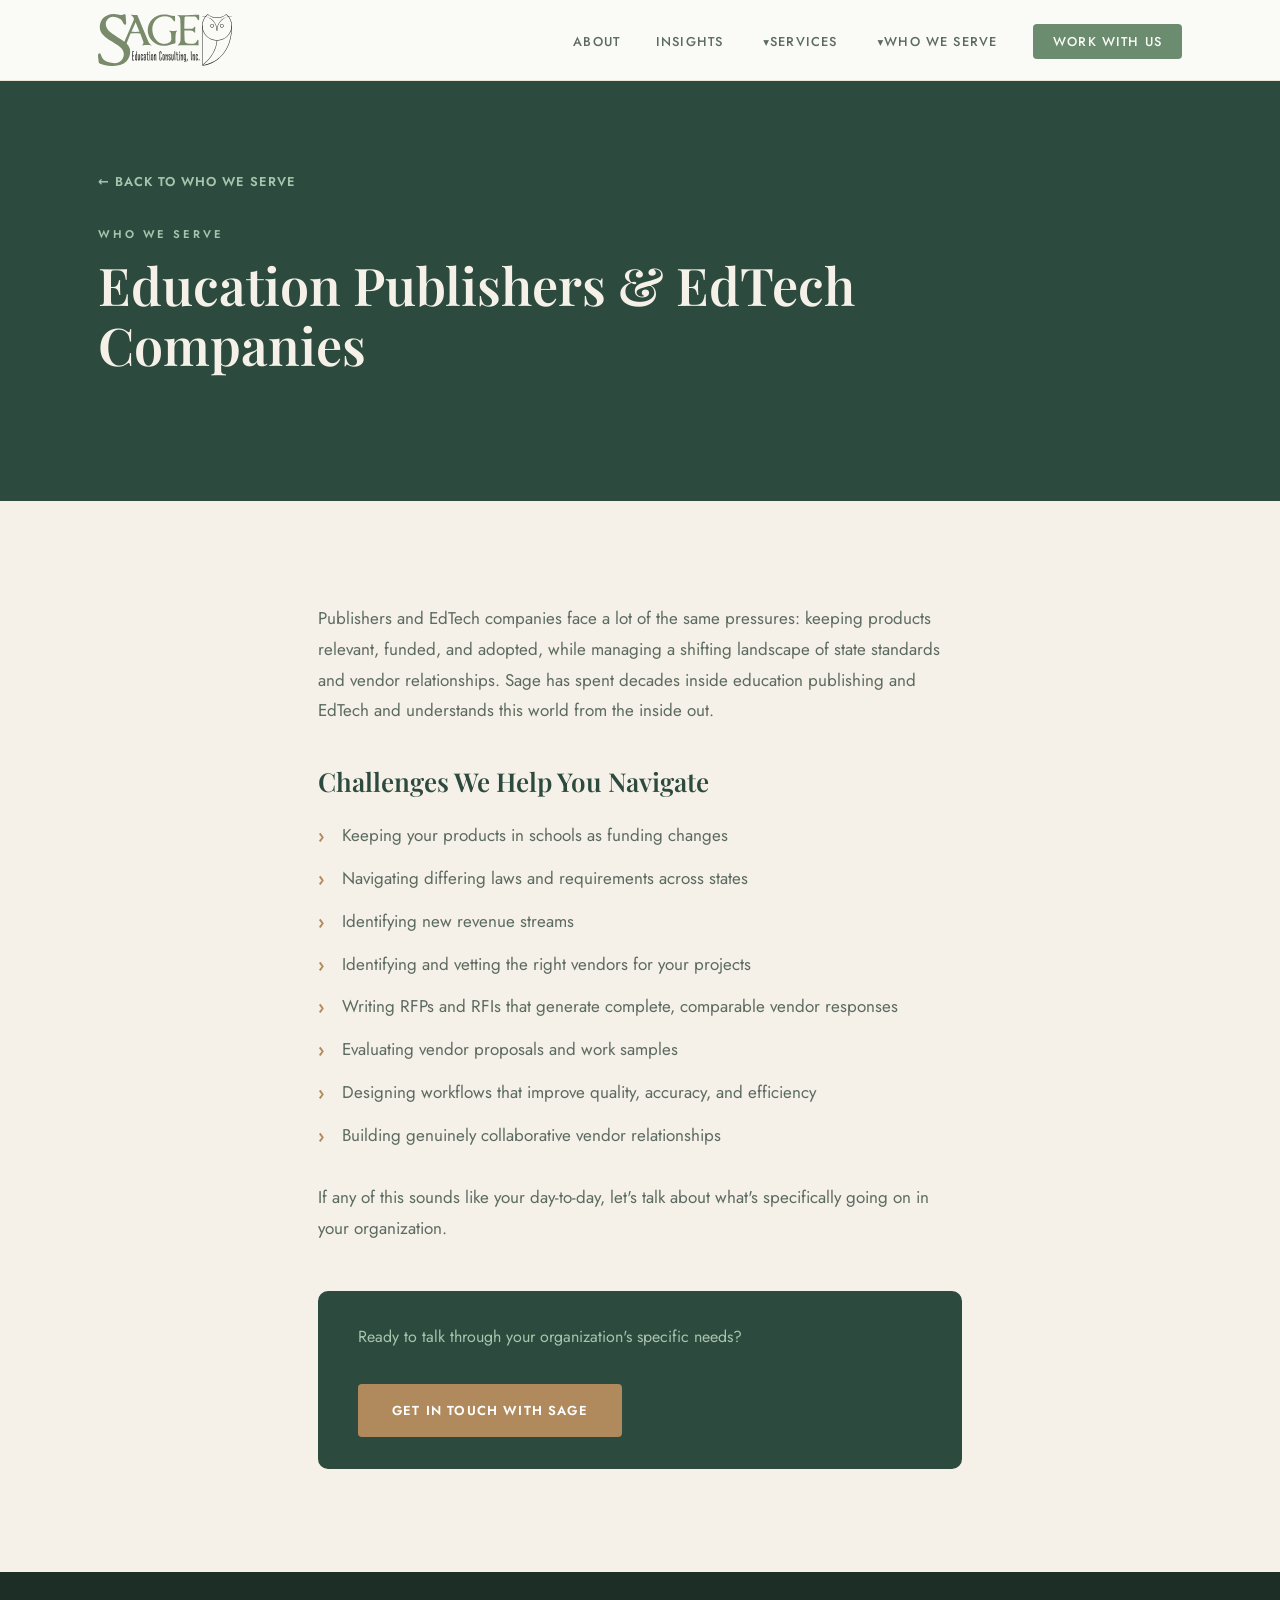
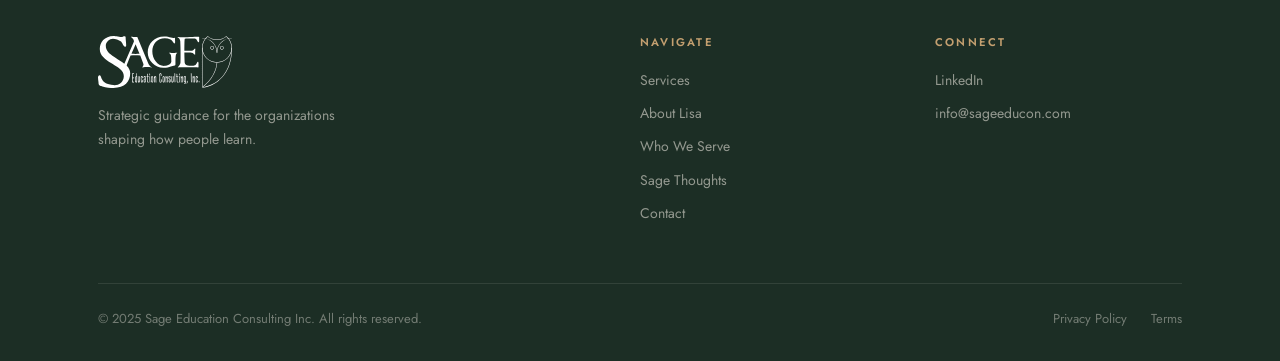
<file: education-publishers-edtech-companies.html>
<!DOCTYPE html>
<html lang="en">
<head>
  <meta charset="UTF-8" />
  <meta name="viewport" content="width=device-width, initial-scale=1.0" />
  <title>Education Publishers &amp; EdTech Companies | Sage Education Consulting</title>
  <meta name="description" content="Sage Education Consulting helps education publishers and EdTech companies navigate funding shifts, state requirements, and vendor relationships." />

  <link rel="preconnect" href="https://fonts.googleapis.com" />
  <link rel="preconnect" href="https://fonts.gstatic.com" crossorigin />
  <link href="https://fonts.googleapis.com/css2?family=Playfair+Display:ital,wght@0,400;0,600;0,700;1,400;1,600&family=Jost:wght@300;400;500;600&display=swap" rel="stylesheet" />
  <link rel="stylesheet" href="styles.css" />
</head>
<body>

<nav class="site-nav" id="site-nav">
  <div class="container nav-inner">
    <a href="index.html" class="nav-logo">
      <img src="images/SAGE_Logo.svg" alt="Sage Education Consulting" />
    </a>
    <ul class="nav-links" id="nav-links">
      <li><a href="index.html#about">About</a></li>
      <li><a href="blog.html">Insights</a></li>
      <li class="nav-dropdown">
        <a href="index.html#services">Services</a>
        <ul class="nav-dropdown-menu">
          <li><a href="curriculum-content-strategy.html">Curriculum &amp; Content Strategy</a></li>
          <li><a href="vendor-proposal-strategy.html">RFPs, Proposals &amp; Vendor Strategy</a></li>
          <li><a href="edtech-consulting.html">Navigating a Changing Market</a></li>
          <li><a href="strategic-planning.html">Strategic Planning &amp; Growth</a></li>
        </ul>
      </li>
      <li class="nav-dropdown">
        <a href="index.html#who-we-serve">Who We Serve</a>
        <ul class="nav-dropdown-menu">
          <li><a href="education-vendors.html">Education Vendors</a></li>
          <li><a href="education-publishers-edtech-companies.html">Education Publishers &amp; EdTech Companies</a></li>
          <li><a href="schools-districts.html">Schools &amp; School Districts</a></li>
          <li><a href="small-businesses.html">Small Businesses</a></li>
        </ul>
      </li>
      <li><a href="index.html#contact" class="nav-cta">Work With Us</a></li>
    </ul>
    <button class="nav-hamburger" id="hamburger" aria-label="Open menu">
      <span></span><span></span><span></span>
    </button>
  </div>
</nav>

<div class="nav-mobile" id="nav-mobile">
  <button class="nav-mobile-close" id="nav-close" aria-label="Close">&times;</button>

  <a href="index.html#about">About</a>

  <a href="blog.html">Insights</a>

  <div class="nav-mobile-group">
    <a href="index.html#services" class="nav-mobile-parent">Services</a>
    <div class="nav-mobile-sublinks">
      <a href="curriculum-content-strategy.html">Curriculum &amp; Content Strategy</a>
      <a href="vendor-proposal-strategy.html">RFPs, Proposals &amp; Vendor Strategy</a>
      <a href="edtech-consulting.html">Navigating a Changing Market</a>
      <a href="strategic-planning.html">Strategic Planning &amp; Growth</a>
    </div>
  </div>

  <div class="nav-mobile-group">
    <a href="index.html#who-we-serve" class="nav-mobile-parent">Who We Serve</a>
    <div class="nav-mobile-sublinks">
      <a href="education-vendors.html">Education Vendors</a>
      <a href="education-publishers-edtech-companies.html">Education Publishers &amp; EdTech Companies</a>
      <a href="schools-districts.html">Schools &amp; School Districts</a>
      <a href="small-businesses.html">Small Businesses</a>
    </div>
  </div>

  <a href="index.html#contact">Work With Us</a>
</div>

<section class="post-header">
  <div class="container">
    <a href="index.html#who-we-serve" class="post-back-link">&larr; Back to Who We Serve</a>
    <span class="eyebrow" style="color: var(--sage-light);">Who We Serve</span>
    <h1 class="post-title">Education Publishers &amp; EdTech Companies</h1>
  </div>
</section>

<article class="post-body">
  <div class="container post-container">

    <p>Publishers and EdTech companies face a lot of the same pressures: keeping products relevant, funded, and adopted, while managing a shifting landscape of state standards and vendor relationships. Sage has spent decades inside education publishing and EdTech and understands this world from the inside out.</p>

    <h2>Challenges We Help You Navigate</h2>

    <ul class="post-list">
      <li>Keeping your products in schools as funding changes</li>
      <li>Navigating differing laws and requirements across states</li>
      <li>Identifying new revenue streams</li>
      <li>Identifying and vetting the right vendors for your projects</li>
      <li>Writing RFPs and RFIs that generate complete, comparable vendor responses</li>
      <li>Evaluating vendor proposals and work samples</li>
      <li>Designing workflows that improve quality, accuracy, and efficiency</li>
      <li>Building genuinely collaborative vendor relationships</li>
    </ul>

    <p>If any of this sounds like your day-to-day, let's talk about what's specifically going on in your organization.</p>

    <div class="post-cta">
      <p>Ready to talk through your organization's specific needs?</p>
      <a href="index.html#contact" class="btn btn-primary">Get in Touch with Sage</a>
    </div>

  </div>
</article>

<footer>
  <div class="container">
    <div class="footer-inner">

      <div class="footer-brand">
        <img src="images/SAGE_Logo.svg" alt="Sage Education Consulting" class="footer-logo" loading="lazy" />
        <p>Strategic guidance for the organizations shaping how people learn.</p>
      </div>

      <div class="footer-col">
        <h4>Navigate</h4>
        <a href="index.html#services">Services</a>
        <a href="index.html#about">About Lisa</a>
        <a href="index.html#who-we-serve">Who We Serve</a>
        <a href="blog.html">Sage Thoughts</a>
        <a href="index.html#contact">Contact</a>
      </div>

      <div class="footer-col">
        <h4>Connect</h4>
        <a href="https://www.linkedin.com/company/sage-education-consulting/" target="_blank">LinkedIn</a>
        <a href="mailto:info@sageeducon.com">info@sageeducon.com</a>
      </div>

    </div>

    <div class="footer-bottom">
      <p>&copy; 2025 Sage Education Consulting Inc. All rights reserved.</p>
      <div class="footer-links">
        <a href="#">Privacy Policy</a>
        <a href="#">Terms</a>
      </div>
    </div>

  </div>
</footer>

<script src="script.js"></script>

</body>
</html>
</file>
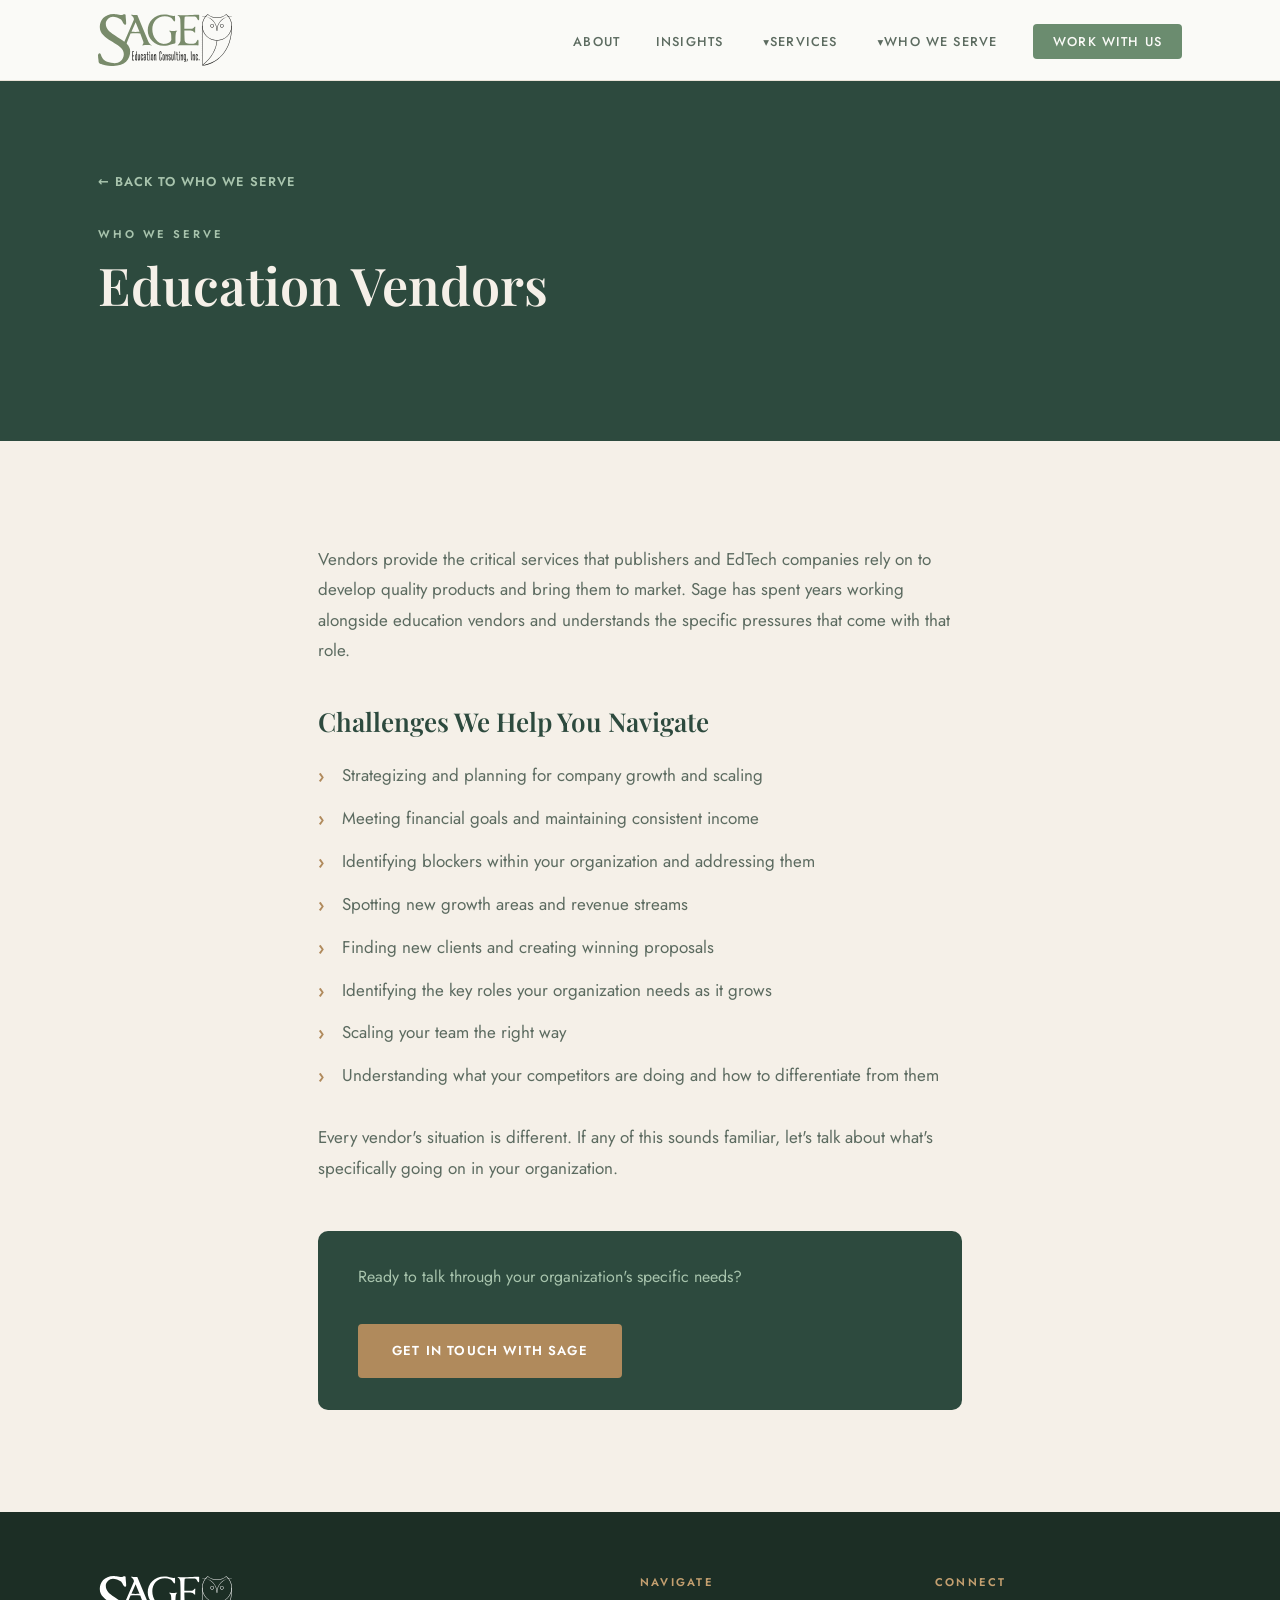
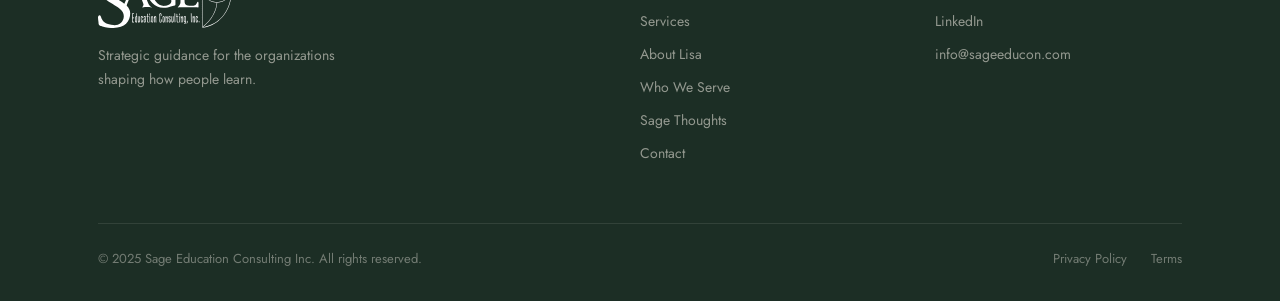
<file: education-vendors.html>
<!DOCTYPE html>
<html lang="en">
<head>
  <meta charset="UTF-8" />
  <meta name="viewport" content="width=device-width, initial-scale=1.0" />
  <title>Education Vendors | Sage Education Consulting</title>
  <meta name="description" content="Sage Education Consulting partners with education vendors to help them plan for growth, win new business, and build stronger teams." />

  <link rel="preconnect" href="https://fonts.googleapis.com" />
  <link rel="preconnect" href="https://fonts.gstatic.com" crossorigin />
  <link href="https://fonts.googleapis.com/css2?family=Playfair+Display:ital,wght@0,400;0,600;0,700;1,400;1,600&family=Jost:wght@300;400;500;600&display=swap" rel="stylesheet" />
  <link rel="stylesheet" href="styles.css" />
</head>
<body>

<!-- ========== NAVIGATION ========== -->
<nav class="site-nav" id="site-nav">
  <div class="container nav-inner">

    <a href="index.html" class="nav-logo">
      <img src="images/SAGE_Logo.svg" alt="Sage Education Consulting" />
    </a>

    <ul class="nav-links" id="nav-links">
      <li><a href="index.html#about">About</a></li>
      <li><a href="blog.html">Insights</a></li>
      <li class="nav-dropdown">
        <a href="index.html#services">Services</a>
        <ul class="nav-dropdown-menu">
          <li><a href="curriculum-content-strategy.html">Curriculum &amp; Content Strategy</a></li>
          <li><a href="vendor-proposal-strategy.html">RFPs, Proposals &amp; Vendor Strategy</a></li>
          <li><a href="edtech-consulting.html">Navigating a Changing Market</a></li>
          <li><a href="strategic-planning.html">Strategic Planning &amp; Growth</a></li>
        </ul>
      </li>
      <li class="nav-dropdown">
        <a href="index.html#who-we-serve">Who We Serve</a>
        <ul class="nav-dropdown-menu">
          <li><a href="education-vendors.html">Education Vendors</a></li>
          <li><a href="education-publishers-edtech-companies.html">Education Publishers &amp; EdTech Companies</a></li>
          <li><a href="schools-districts.html">Schools &amp; School Districts</a></li>
          <li><a href="small-businesses.html">Small Businesses</a></li>
        </ul>
      </li>
      <li><a href="index.html#contact" class="nav-cta">Work With Us</a></li>
    </ul>

    <button class="nav-hamburger" id="hamburger" aria-label="Open menu">
      <span></span><span></span><span></span>
    </button>

  </div>
</nav>

<!-- Mobile full-screen nav overlay -->
<div class="nav-mobile" id="nav-mobile">
  <button class="nav-mobile-close" id="nav-close" aria-label="Close">&times;</button>
  <a href="index.html#about">About</a>

  <a href="blog.html">Insights</a>

  <div class="nav-mobile-group">
    <a href="index.html#services" class="nav-mobile-parent">Services</a>
    <div class="nav-mobile-sublinks">
      <a href="curriculum-content-strategy.html">Curriculum &amp; Content Strategy</a>
      <a href="vendor-proposal-strategy.html">RFPs, Proposals &amp; Vendor Strategy</a>
      <a href="edtech-consulting.html">Navigating a Changing Market</a>
      <a href="strategic-planning.html">Strategic Planning &amp; Growth</a>
    </div>
  </div>

  <div class="nav-mobile-group">
    <a href="index.html#who-we-serve" class="nav-mobile-parent">Who We Serve</a>
    <div class="nav-mobile-sublinks">
      <a href="education-vendors.html">Education Vendors</a>
      <a href="education-publishers-edtech-companies.html">Education Publishers &amp; EdTech Companies</a>
      <a href="schools-districts.html">Schools &amp; School Districts</a>
      <a href="small-businesses.html">Small Businesses</a>
    </div>
  </div>

  <a href="index.html#contact">Work With Us</a>
</div>


<!-- ========== PAGE HEADER ========== -->
<section class="post-header">
  <div class="container">
    <a href="index.html#who-we-serve" class="post-back-link">&larr; Back to Who We Serve</a>
    <span class="eyebrow" style="color: var(--sage-light);">Who We Serve</span>
    <h1 class="post-title">Education Vendors</h1>
  </div>
</section>


<!-- ========== PAGE BODY ========== -->
<article class="post-body">
  <div class="container post-container">

    <p>Vendors provide the critical services that publishers and EdTech companies rely on to develop quality products and bring them to market. Sage has spent years working alongside education vendors and understands the specific pressures that come with that role.</p>

    <h2>Challenges We Help You Navigate</h2>

    <ul class="post-list">
      <li>Strategizing and planning for company growth and scaling</li>
      <li>Meeting financial goals and maintaining consistent income</li>
      <li>Identifying blockers within your organization and addressing them</li>
      <li>Spotting new growth areas and revenue streams</li>
      <li>Finding new clients and creating winning proposals</li>
      <li>Identifying the key roles your organization needs as it grows</li>
      <li>Scaling your team the right way</li>
      <li>Understanding what your competitors are doing and how to differentiate from them</li>
    </ul>

    <p>Every vendor's situation is different. If any of this sounds familiar, let's talk about what's specifically going on in your organization.</p>

    <div class="post-cta">
      <p>Ready to talk through your organization's specific needs?</p>
      <a href="index.html#contact" class="btn btn-primary">Get in Touch with Sage</a>
    </div>

  </div>
</article>


<!-- ========== FOOTER ========== -->
<footer>
  <div class="container">
    <div class="footer-inner">

      <div class="footer-brand">
        <img src="images/SAGE_Logo.svg" alt="Sage Education Consulting" class="footer-logo" loading="lazy" />
        <p>Strategic guidance for the organizations shaping how people learn.</p>
      </div>

      <div class="footer-col">
        <h4>Navigate</h4>
        <a href="index.html#services">Services</a>
        <a href="index.html#about">About Lisa</a>
        <a href="index.html#who-we-serve">Who We Serve</a>
        <a href="blog.html">Sage Thoughts</a>
        <a href="index.html#contact">Contact</a>
      </div>

      <div class="footer-col">
        <h4>Connect</h4>
        <a href="https://www.linkedin.com/company/sage-education-consulting/" target="_blank">LinkedIn</a>
        <a href="mailto:info@sageeducon.com">info@sageeducon.com</a>
      </div>

    </div>

    <div class="footer-bottom">
      <p>&copy; 2025 Sage Education Consulting Inc. All rights reserved.</p>
      <div class="footer-links">
        <a href="#">Privacy Policy</a>
        <a href="#">Terms</a>
      </div>
    </div>

  </div>
</footer>

<script src="script.js"></script>

</body>
</html>
</file>
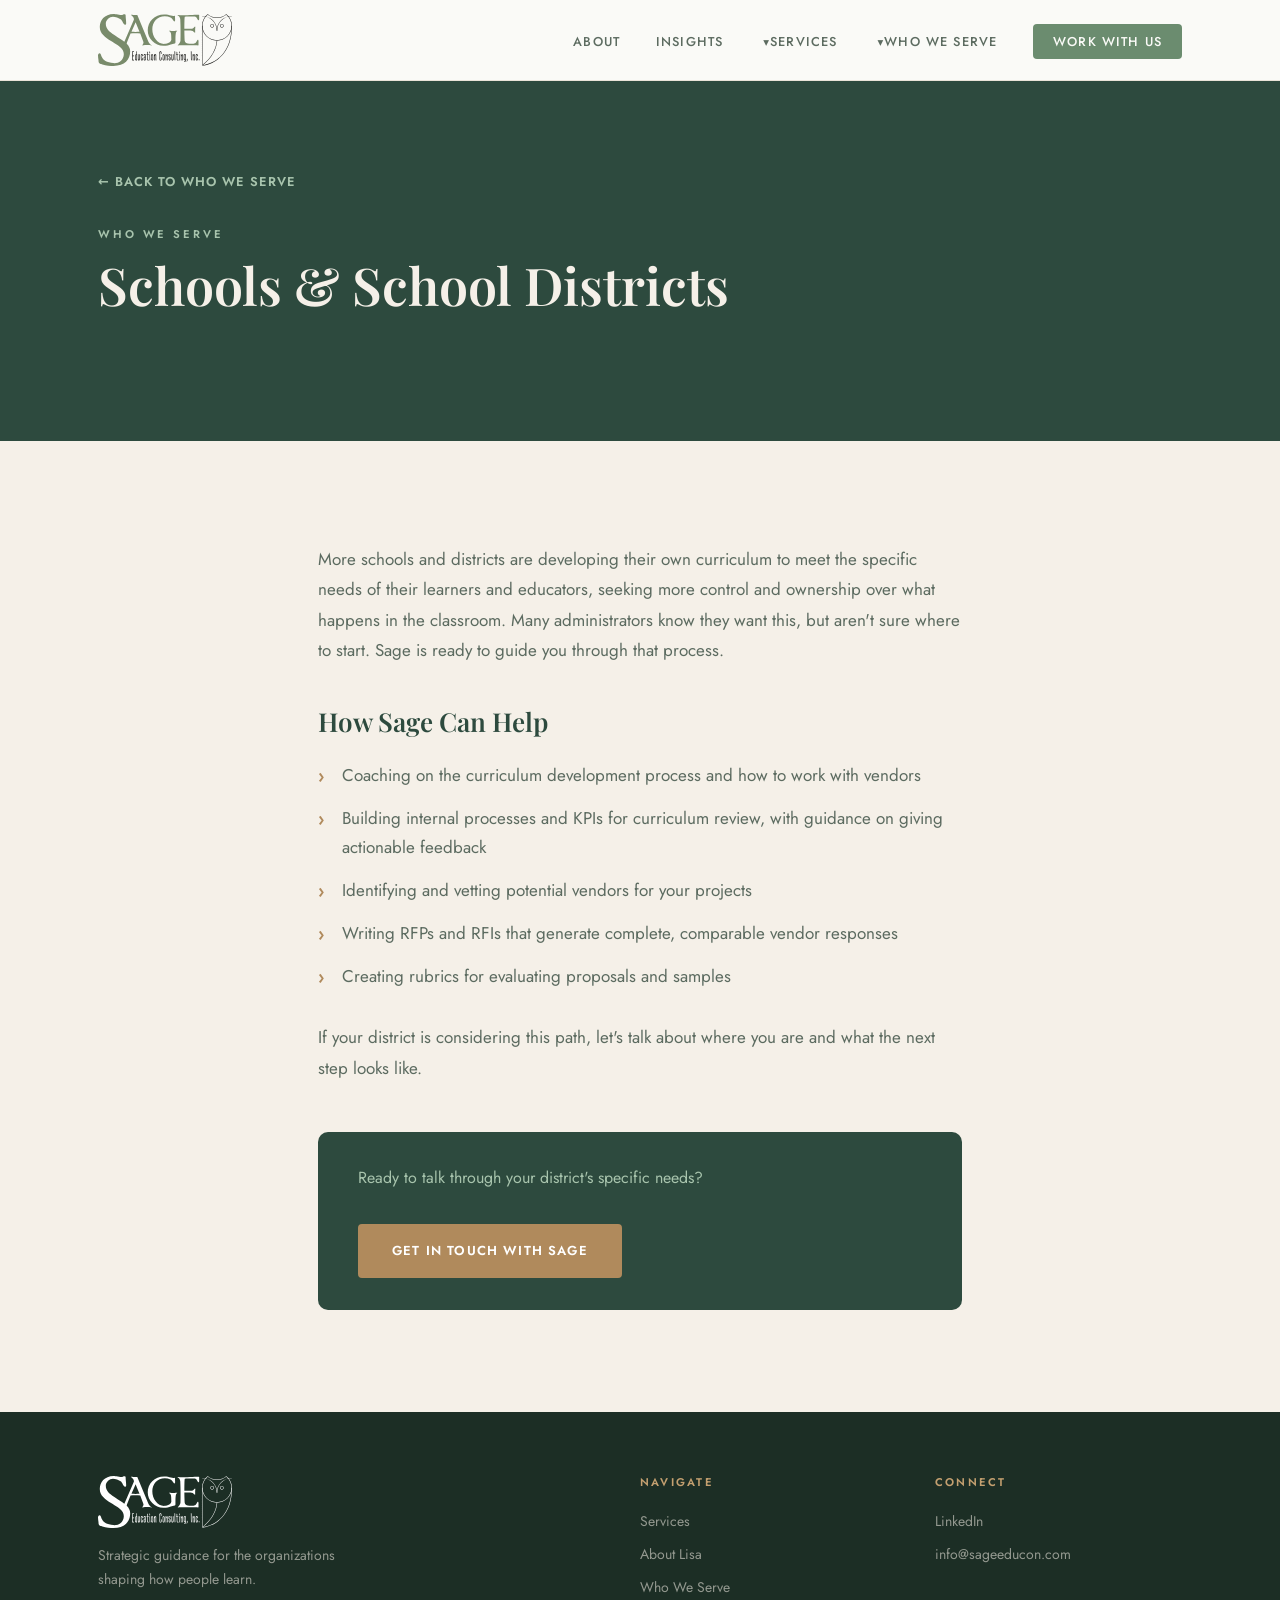
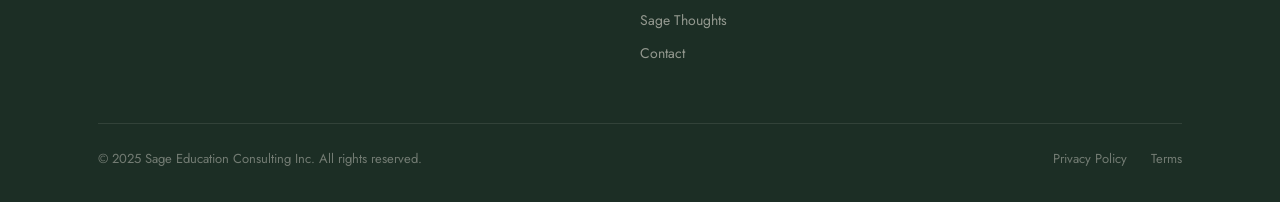
<file: schools-districts.html>
<!DOCTYPE html>
<html lang="en">
<head>
  <meta charset="UTF-8" />
  <meta name="viewport" content="width=device-width, initial-scale=1.0" />
  <title>Schools &amp; School Districts | Sage Education Consulting</title>
  <meta name="description" content="Sage Education Consulting guides schools and districts through developing their own curriculum and working effectively with vendors." />

  <link rel="preconnect" href="https://fonts.googleapis.com" />
  <link rel="preconnect" href="https://fonts.gstatic.com" crossorigin />
  <link href="https://fonts.googleapis.com/css2?family=Playfair+Display:ital,wght@0,400;0,600;0,700;1,400;1,600&family=Jost:wght@300;400;500;600&display=swap" rel="stylesheet" />
  <link rel="stylesheet" href="styles.css" />
</head>
<body>

<nav class="site-nav" id="site-nav">
  <div class="container nav-inner">
    <a href="index.html" class="nav-logo">
      <img src="images/SAGE_Logo.svg" alt="Sage Education Consulting" />
    </a>
    <ul class="nav-links" id="nav-links">
      <li><a href="index.html#about">About</a></li>
      <li><a href="blog.html">Insights</a></li>
      <li class="nav-dropdown">
        <a href="index.html#services">Services</a>
        <ul class="nav-dropdown-menu">
          <li><a href="curriculum-content-strategy.html">Curriculum &amp; Content Strategy</a></li>
          <li><a href="vendor-proposal-strategy.html">RFPs, Proposals &amp; Vendor Strategy</a></li>
          <li><a href="edtech-consulting.html">Navigating a Changing Market</a></li>
          <li><a href="strategic-planning.html">Strategic Planning &amp; Growth</a></li>
        </ul>
      </li>
      <li class="nav-dropdown">
        <a href="index.html#who-we-serve">Who We Serve</a>
        <ul class="nav-dropdown-menu">
          <li><a href="education-vendors.html">Education Vendors</a></li>
          <li><a href="education-publishers-edtech-companies.html">Education Publishers &amp; EdTech Companies</a></li>
          <li><a href="schools-districts.html">Schools &amp; School Districts</a></li>
          <li><a href="small-businesses.html">Small Businesses</a></li>
        </ul>
      </li>
      <li><a href="index.html#contact" class="nav-cta">Work With Us</a></li>
    </ul>
    <button class="nav-hamburger" id="hamburger" aria-label="Open menu">
      <span></span><span></span><span></span>
    </button>
  </div>
</nav>

<div class="nav-mobile" id="nav-mobile">
  <button class="nav-mobile-close" id="nav-close" aria-label="Close">&times;</button>
  <a href="index.html#about">About</a>

  <a href="blog.html">Insights</a>

  <div class="nav-mobile-group">
    <a href="index.html#services" class="nav-mobile-parent">Services</a>
    <div class="nav-mobile-sublinks">
      <a href="curriculum-content-strategy.html">Curriculum &amp; Content Strategy</a>
      <a href="vendor-proposal-strategy.html">RFPs, Proposals &amp; Vendor Strategy</a>
      <a href="edtech-consulting.html">Navigating a Changing Market</a>
      <a href="strategic-planning.html">Strategic Planning &amp; Growth</a>
    </div>
  </div>

  <div class="nav-mobile-group">
    <a href="index.html#who-we-serve" class="nav-mobile-parent">Who We Serve</a>
    <div class="nav-mobile-sublinks">
      <a href="education-vendors.html">Education Vendors</a>
      <a href="education-publishers-edtech-companies.html">Education Publishers &amp; EdTech Companies</a>
      <a href="schools-districts.html">Schools &amp; School Districts</a>
      <a href="small-businesses.html">Small Businesses</a>
    </div>
  </div>

  <a href="index.html#contact">Work With Us</a>
</div>

<section class="post-header">
  <div class="container">
    <a href="index.html#who-we-serve" class="post-back-link">&larr; Back to Who We Serve</a>
    <span class="eyebrow" style="color: var(--sage-light);">Who We Serve</span>
    <h1 class="post-title">Schools &amp; School Districts</h1>
  </div>
</section>

<article class="post-body">
  <div class="container post-container">

    <p>More schools and districts are developing their own curriculum to meet the specific needs of their learners and educators, seeking more control and ownership over what happens in the classroom. Many administrators know they want this, but aren't sure where to start. Sage is ready to guide you through that process.</p>

    <h2>How Sage Can Help</h2>

    <ul class="post-list">
      <li>Coaching on the curriculum development process and how to work with vendors</li>
      <li>Building internal processes and KPIs for curriculum review, with guidance on giving actionable feedback</li>
      <li>Identifying and vetting potential vendors for your projects</li>
      <li>Writing RFPs and RFIs that generate complete, comparable vendor responses</li>
      <li>Creating rubrics for evaluating proposals and samples</li>
    </ul>

    <p>If your district is considering this path, let's talk about where you are and what the next step looks like.</p>

    <div class="post-cta">
      <p>Ready to talk through your district's specific needs?</p>
      <a href="index.html#contact" class="btn btn-primary">Get in Touch with Sage</a>
    </div>

  </div>
</article>

<footer>
  <div class="container">
    <div class="footer-inner">

      <div class="footer-brand">
        <img src="images/SAGE_Logo.svg" alt="Sage Education Consulting" class="footer-logo" loading="lazy" />
        <p>Strategic guidance for the organizations shaping how people learn.</p>
      </div>

      <div class="footer-col">
        <h4>Navigate</h4>
        <a href="index.html#services">Services</a>
        <a href="index.html#about">About Lisa</a>
        <a href="index.html#who-we-serve">Who We Serve</a>
        <a href="blog.html">Sage Thoughts</a>
        <a href="index.html#contact">Contact</a>
      </div>

      <div class="footer-col">
        <h4>Connect</h4>
        <a href="https://www.linkedin.com/company/sage-education-consulting/" target="_blank">LinkedIn</a>
        <a href="mailto:info@sageeducon.com">info@sageeducon.com</a>
      </div>

    </div>

    <div class="footer-bottom">
      <p>&copy; 2025 Sage Education Consulting Inc. All rights reserved.</p>
      <div class="footer-links">
        <a href="#">Privacy Policy</a>
        <a href="#">Terms</a>
      </div>
    </div>

  </div>
</footer>

<script src="script.js"></script>

</body>
</html>
</file>
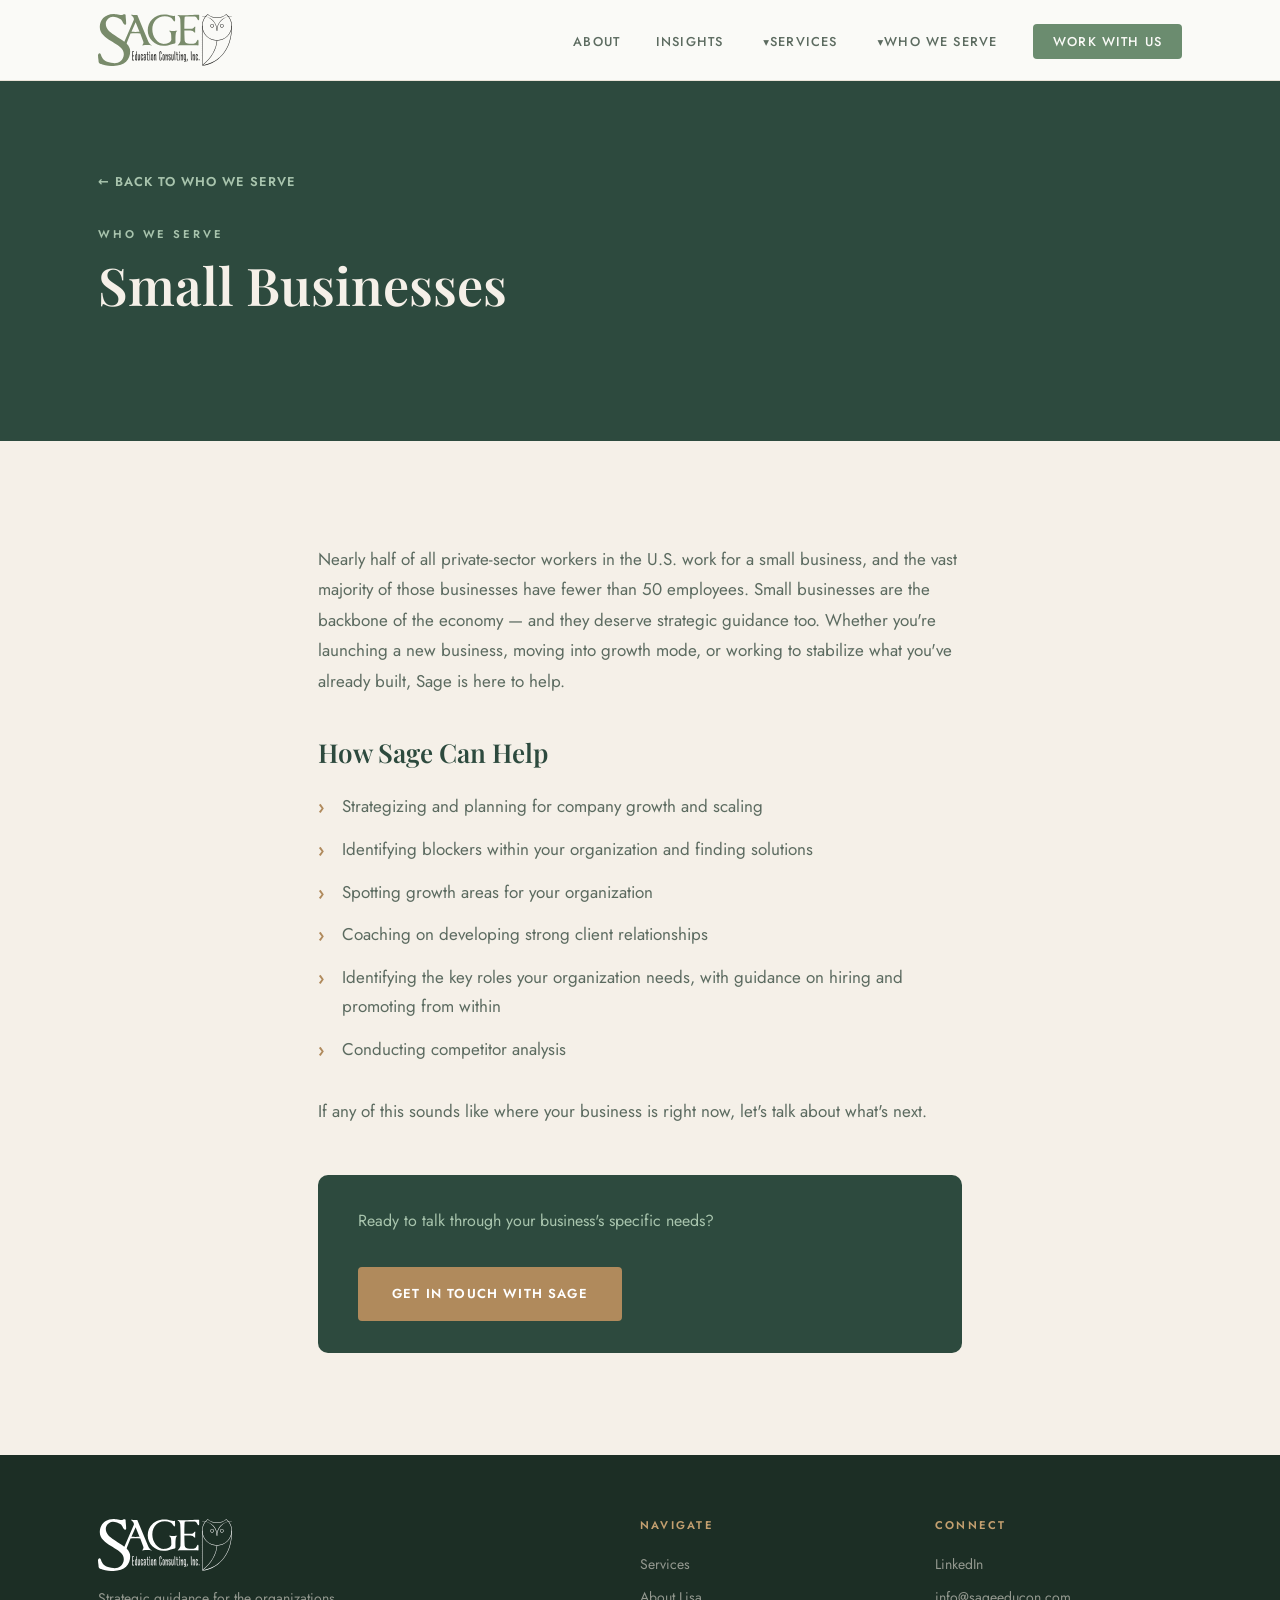
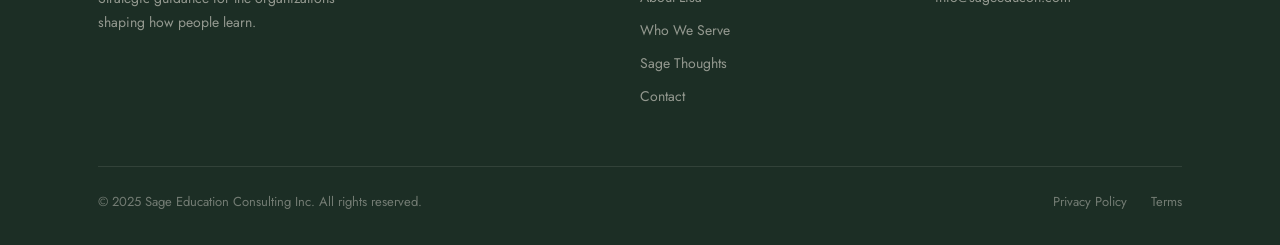
<file: small-businesses.html>
<!DOCTYPE html>
<html lang="en">
<head>
  <meta charset="UTF-8" />
  <meta name="viewport" content="width=device-width, initial-scale=1.0" />
  <title>Small Businesses | Sage Education Consulting</title>
  <meta name="description" content="Sage Education Consulting helps small education businesses plan for growth, stability, and the next stage of the business." />

  <link rel="preconnect" href="https://fonts.googleapis.com" />
  <link rel="preconnect" href="https://fonts.gstatic.com" crossorigin />
  <link href="https://fonts.googleapis.com/css2?family=Playfair+Display:ital,wght@0,400;0,600;0,700;1,400;1,600&family=Jost:wght@300;400;500;600&display=swap" rel="stylesheet" />
  <link rel="stylesheet" href="styles.css" />
</head>
<body>

<nav class="site-nav" id="site-nav">
  <div class="container nav-inner">
    <a href="index.html" class="nav-logo">
      <img src="images/SAGE_Logo.svg" alt="Sage Education Consulting" />
    </a>
    <ul class="nav-links" id="nav-links">
      <li><a href="index.html#about">About</a></li>
      <li><a href="blog.html">Insights</a></li>
      <li class="nav-dropdown">
        <a href="index.html#services">Services</a>
        <ul class="nav-dropdown-menu">
          <li><a href="curriculum-content-strategy.html">Curriculum &amp; Content Strategy</a></li>
          <li><a href="vendor-proposal-strategy.html">RFPs, Proposals &amp; Vendor Strategy</a></li>
          <li><a href="edtech-consulting.html">Navigating a Changing Market</a></li>
          <li><a href="strategic-planning.html">Strategic Planning &amp; Growth</a></li>
        </ul>
      </li>
      <li class="nav-dropdown">
        <a href="index.html#who-we-serve">Who We Serve</a>
        <ul class="nav-dropdown-menu">
          <li><a href="education-vendors.html">Education Vendors</a></li>
          <li><a href="education-publishers-edtech-companies.html">Education Publishers &amp; EdTech Companies</a></li>
          <li><a href="schools-districts.html">Schools &amp; School Districts</a></li>
          <li><a href="small-businesses.html">Small Businesses</a></li>
        </ul>
      </li>
      <li><a href="index.html#contact" class="nav-cta">Work With Us</a></li>
    </ul>
    <button class="nav-hamburger" id="hamburger" aria-label="Open menu">
      <span></span><span></span><span></span>
    </button>
  </div>
</nav>

<div class="nav-mobile" id="nav-mobile">
  <button class="nav-mobile-close" id="nav-close" aria-label="Close">&times;</button>
  <a href="index.html#about">About</a>

  <a href="blog.html">Insights</a>

  <div class="nav-mobile-group">
    <a href="index.html#services" class="nav-mobile-parent">Services</a>
    <div class="nav-mobile-sublinks">
      <a href="curriculum-content-strategy.html">Curriculum &amp; Content Strategy</a>
      <a href="vendor-proposal-strategy.html">RFPs, Proposals &amp; Vendor Strategy</a>
      <a href="edtech-consulting.html">Navigating a Changing Market</a>
      <a href="strategic-planning.html">Strategic Planning &amp; Growth</a>
    </div>
  </div>

  <div class="nav-mobile-group">
    <a href="index.html#who-we-serve" class="nav-mobile-parent">Who We Serve</a>
    <div class="nav-mobile-sublinks">
      <a href="education-vendors.html">Education Vendors</a>
      <a href="education-publishers-edtech-companies.html">Education Publishers &amp; EdTech Companies</a>
      <a href="schools-districts.html">Schools &amp; School Districts</a>
      <a href="small-businesses.html">Small Businesses</a>
    </div>
  </div>

  <a href="index.html#contact">Work With Us</a>
</div>

<section class="post-header">
  <div class="container">
    <a href="index.html#who-we-serve" class="post-back-link">&larr; Back to Who We Serve</a>
    <span class="eyebrow" style="color: var(--sage-light);">Who We Serve</span>
    <h1 class="post-title">Small Businesses</h1>
  </div>
</section>

<article class="post-body">
  <div class="container post-container">

    <p>Nearly half of all private-sector workers in the U.S. work for a small business, and the vast majority of those businesses have fewer than 50 employees. Small businesses are the backbone of the economy — and they deserve strategic guidance too. Whether you're launching a new business, moving into growth mode, or working to stabilize what you've already built, Sage is here to help.</p>

    <h2>How Sage Can Help</h2>

    <ul class="post-list">
      <li>Strategizing and planning for company growth and scaling</li>
      <li>Identifying blockers within your organization and finding solutions</li>
      <li>Spotting growth areas for your organization</li>
      <li>Coaching on developing strong client relationships</li>
      <li>Identifying the key roles your organization needs, with guidance on hiring and promoting from within</li>
      <li>Conducting competitor analysis</li>
    </ul>

    <p>If any of this sounds like where your business is right now, let's talk about what's next.</p>

    <div class="post-cta">
      <p>Ready to talk through your business's specific needs?</p>
      <a href="index.html#contact" class="btn btn-primary">Get in Touch with Sage</a>
    </div>

  </div>
</article>

<footer>
  <div class="container">
    <div class="footer-inner">

      <div class="footer-brand">
        <img src="images/SAGE_Logo.svg" alt="Sage Education Consulting" class="footer-logo" loading="lazy" />
        <p>Strategic guidance for the organizations shaping how people learn.</p>
      </div>

      <div class="footer-col">
        <h4>Navigate</h4>
        <a href="index.html#services">Services</a>
        <a href="index.html#about">About Lisa</a>
        <a href="index.html#who-we-serve">Who We Serve</a>
        <a href="blog.html">Sage Thoughts</a>
        <a href="index.html#contact">Contact</a>
      </div>

      <div class="footer-col">
        <h4>Connect</h4>
        <a href="https://www.linkedin.com/company/sage-education-consulting/" target="_blank">LinkedIn</a>
        <a href="mailto:info@sageeducon.com">info@sageeducon.com</a>
      </div>

    </div>

    <div class="footer-bottom">
      <p>&copy; 2025 Sage Education Consulting Inc. All rights reserved.</p>
      <div class="footer-links">
        <a href="#">Privacy Policy</a>
        <a href="#">Terms</a>
      </div>
    </div>

  </div>
</footer>

<script src="script.js"></script>

</body>
</html>
</file>
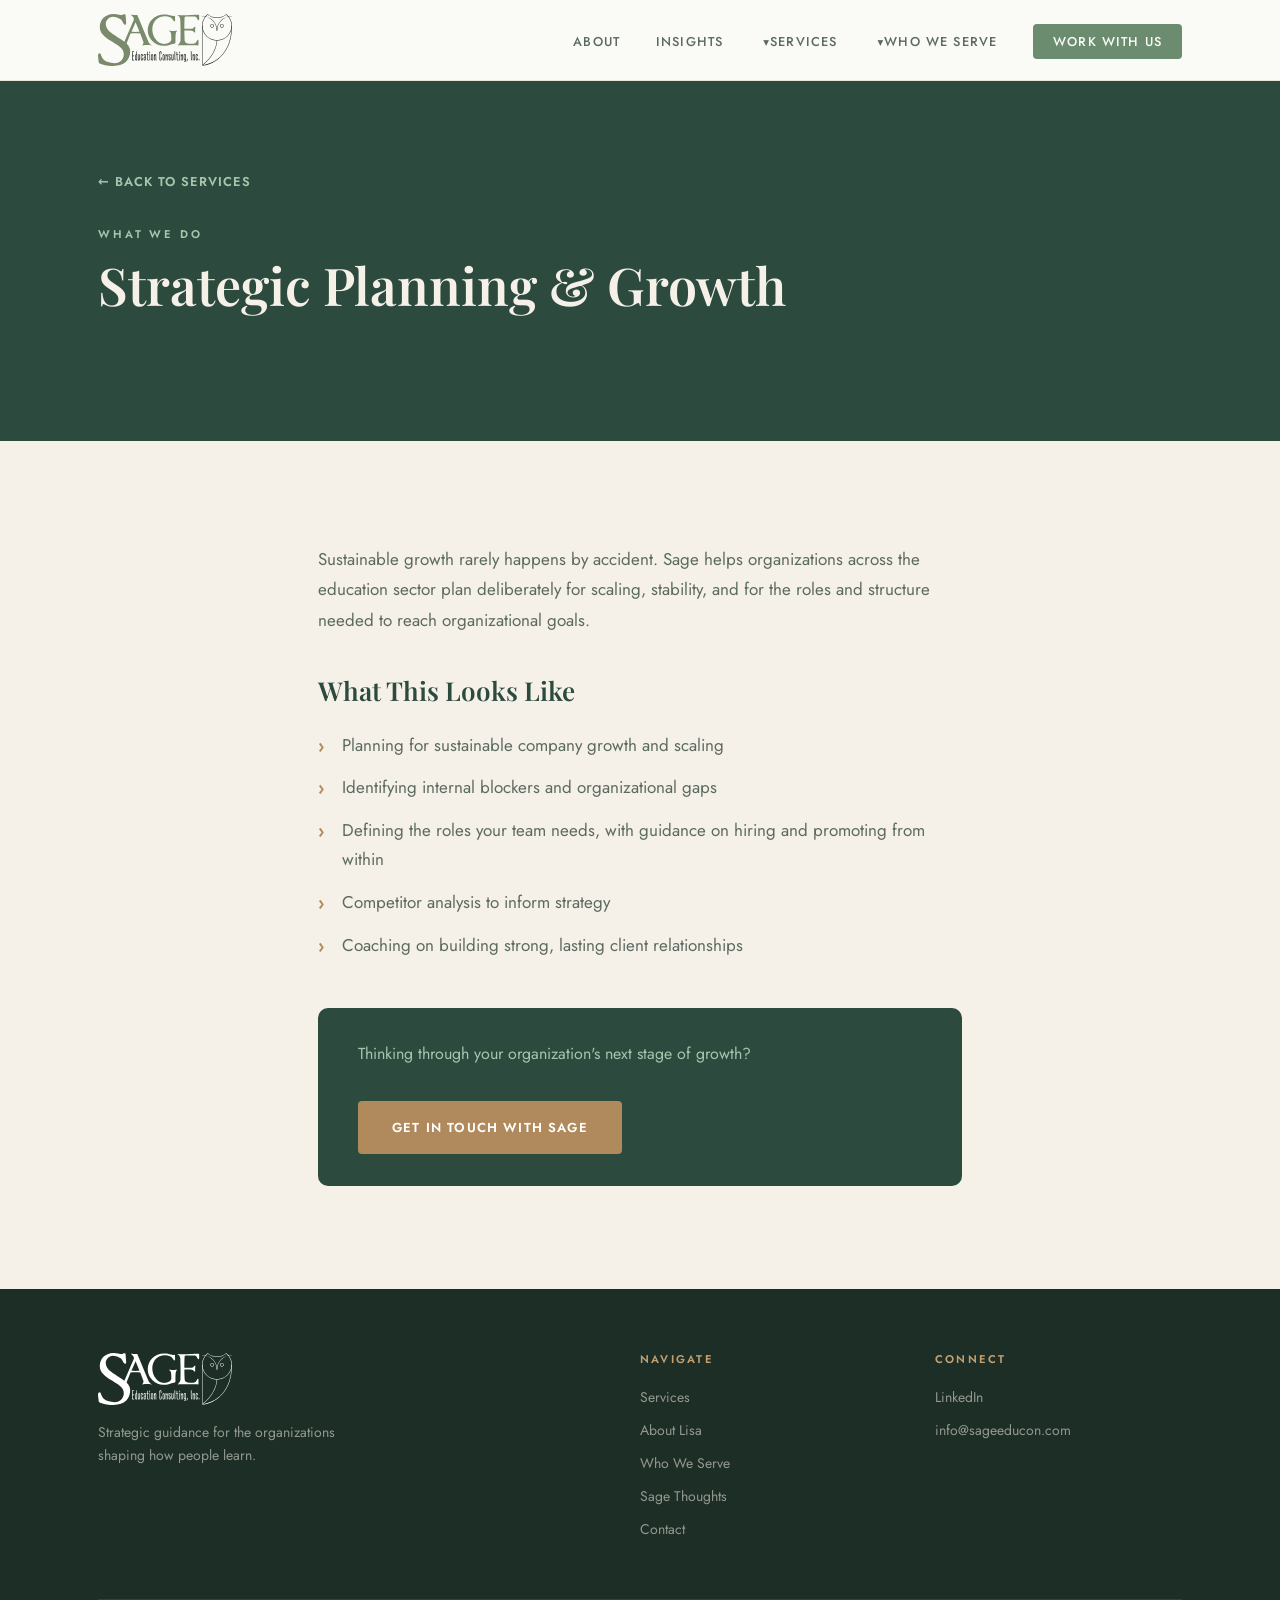
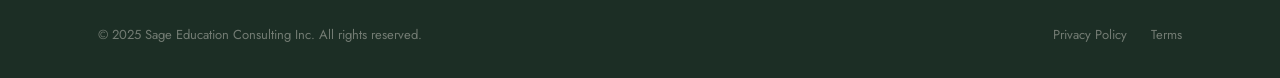
<file: strategic-planning.html>
<!DOCTYPE html>
<html lang="en">
<head>
  <meta charset="UTF-8" />
  <meta name="viewport" content="width=device-width, initial-scale=1.0" />
  <title>Strategic Planning &amp; Growth | Sage Education Consulting</title>
  <meta name="description" content="Sage Education Consulting helps organizations plan deliberately for growth, stability, and the structure needed to get there." />

  <link rel="preconnect" href="https://fonts.googleapis.com" />
  <link rel="preconnect" href="https://fonts.gstatic.com" crossorigin />
  <link href="https://fonts.googleapis.com/css2?family=Playfair+Display:ital,wght@0,400;0,600;0,700;1,400;1,600&family=Jost:wght@300;400;500;600&display=swap" rel="stylesheet" />
  <link rel="stylesheet" href="styles.css" />
</head>
<body>

<nav class="site-nav" id="site-nav">
  <div class="container nav-inner">
    <a href="index.html" class="nav-logo">
      <img src="images/SAGE_Logo.svg" alt="Sage Education Consulting" />
    </a>
    <ul class="nav-links" id="nav-links">
      <li><a href="index.html#about">About</a></li>
      <li><a href="blog.html">Insights</a></li>
      <li class="nav-dropdown">
        <a href="index.html#services">Services</a>
        <ul class="nav-dropdown-menu">
          <li><a href="curriculum-content-strategy.html">Curriculum &amp; Content Strategy</a></li>
          <li><a href="vendor-proposal-strategy.html">RFPs, Proposals &amp; Vendor Strategy</a></li>
          <li><a href="edtech-consulting.html">Navigating a Changing Market</a></li>
          <li><a href="strategic-planning.html">Strategic Planning &amp; Growth</a></li>
        </ul>
      </li>
      <li class="nav-dropdown">
        <a href="index.html#who-we-serve">Who We Serve</a>
        <ul class="nav-dropdown-menu">
          <li><a href="education-vendors.html">Education Vendors</a></li>
          <li><a href="education-publishers-edtech-companies.html">Education Publishers &amp; EdTech Companies</a></li>
          <li><a href="schools-districts.html">Schools &amp; School Districts</a></li>
          <li><a href="small-businesses.html">Small Businesses</a></li>
        </ul>
      </li>
      <li><a href="index.html#contact" class="nav-cta">Work With Us</a></li>
    </ul>
    <button class="nav-hamburger" id="hamburger" aria-label="Open menu">
      <span></span><span></span><span></span>
    </button>
  </div>
</nav>

<div class="nav-mobile" id="nav-mobile">
  <button class="nav-mobile-close" id="nav-close" aria-label="Close">&times;</button>
  <a href="index.html#about">About</a>

  <a href="blog.html">Insights</a>

  <div class="nav-mobile-group">
    <a href="index.html#services" class="nav-mobile-parent">Services</a>
    <div class="nav-mobile-sublinks">
      <a href="curriculum-content-strategy.html">Curriculum &amp; Content Strategy</a>
      <a href="vendor-proposal-strategy.html">RFPs, Proposals &amp; Vendor Strategy</a>
      <a href="edtech-consulting.html">Navigating a Changing Market</a>
      <a href="strategic-planning.html">Strategic Planning &amp; Growth</a>
    </div>
  </div>

  <div class="nav-mobile-group">
    <a href="index.html#who-we-serve" class="nav-mobile-parent">Who We Serve</a>
    <div class="nav-mobile-sublinks">
      <a href="education-vendors.html">Education Vendors</a>
      <a href="education-publishers-edtech-companies.html">Education Publishers &amp; EdTech Companies</a>
      <a href="schools-districts.html">Schools &amp; School Districts</a>
      <a href="small-businesses.html">Small Businesses</a>
    </div>
  </div>

  <a href="index.html#contact">Work With Us</a>
</div>

<section class="post-header">
  <div class="container">
    <a href="index.html#services" class="post-back-link">&larr; Back to Services</a>
    <span class="eyebrow" style="color: var(--sage-light);">What We Do</span>
    <h1 class="post-title">Strategic Planning &amp; Growth</h1>
  </div>
</section>

<article class="post-body">
  <div class="container post-container">

    <p>Sustainable growth rarely happens by accident. Sage helps organizations across the education sector plan deliberately for scaling, stability, and for the roles and structure needed to reach organizational goals.</p>

    <h2>What This Looks Like</h2>

    <ul class="post-list">
      <li>Planning for sustainable company growth and scaling</li>
      <li>Identifying internal blockers and organizational gaps</li>
      <li>Defining the roles your team needs, with guidance on hiring and promoting from within</li>
      <li>Competitor analysis to inform strategy</li>
      <li>Coaching on building strong, lasting client relationships</li>
    </ul>

    <div class="post-cta">
      <p>Thinking through your organization's next stage of growth?</p>
      <a href="index.html#contact" class="btn btn-primary">Get in Touch with Sage</a>
    </div>

  </div>
</article>

<footer>
  <div class="container">
    <div class="footer-inner">

      <div class="footer-brand">
        <img src="images/SAGE_Logo.svg" alt="Sage Education Consulting" class="footer-logo" loading="lazy" />
        <p>Strategic guidance for the organizations shaping how people learn.</p>
      </div>

      <div class="footer-col">
        <h4>Navigate</h4>
        <a href="index.html#services">Services</a>
        <a href="index.html#about">About Lisa</a>
        <a href="index.html#who-we-serve">Who We Serve</a>
        <a href="blog.html">Sage Thoughts</a>
        <a href="index.html#contact">Contact</a>
      </div>

      <div class="footer-col">
        <h4>Connect</h4>
        <a href="https://www.linkedin.com/company/sage-education-consulting/" target="_blank">LinkedIn</a>
        <a href="mailto:info@sageeducon.com">info@sageeducon.com</a>
      </div>

    </div>

    <div class="footer-bottom">
      <p>&copy; 2025 Sage Education Consulting Inc. All rights reserved.</p>
      <div class="footer-links">
        <a href="#">Privacy Policy</a>
        <a href="#">Terms</a>
      </div>
    </div>

  </div>
</footer>

<script src="script.js"></script>

</body>
</html>
</file>
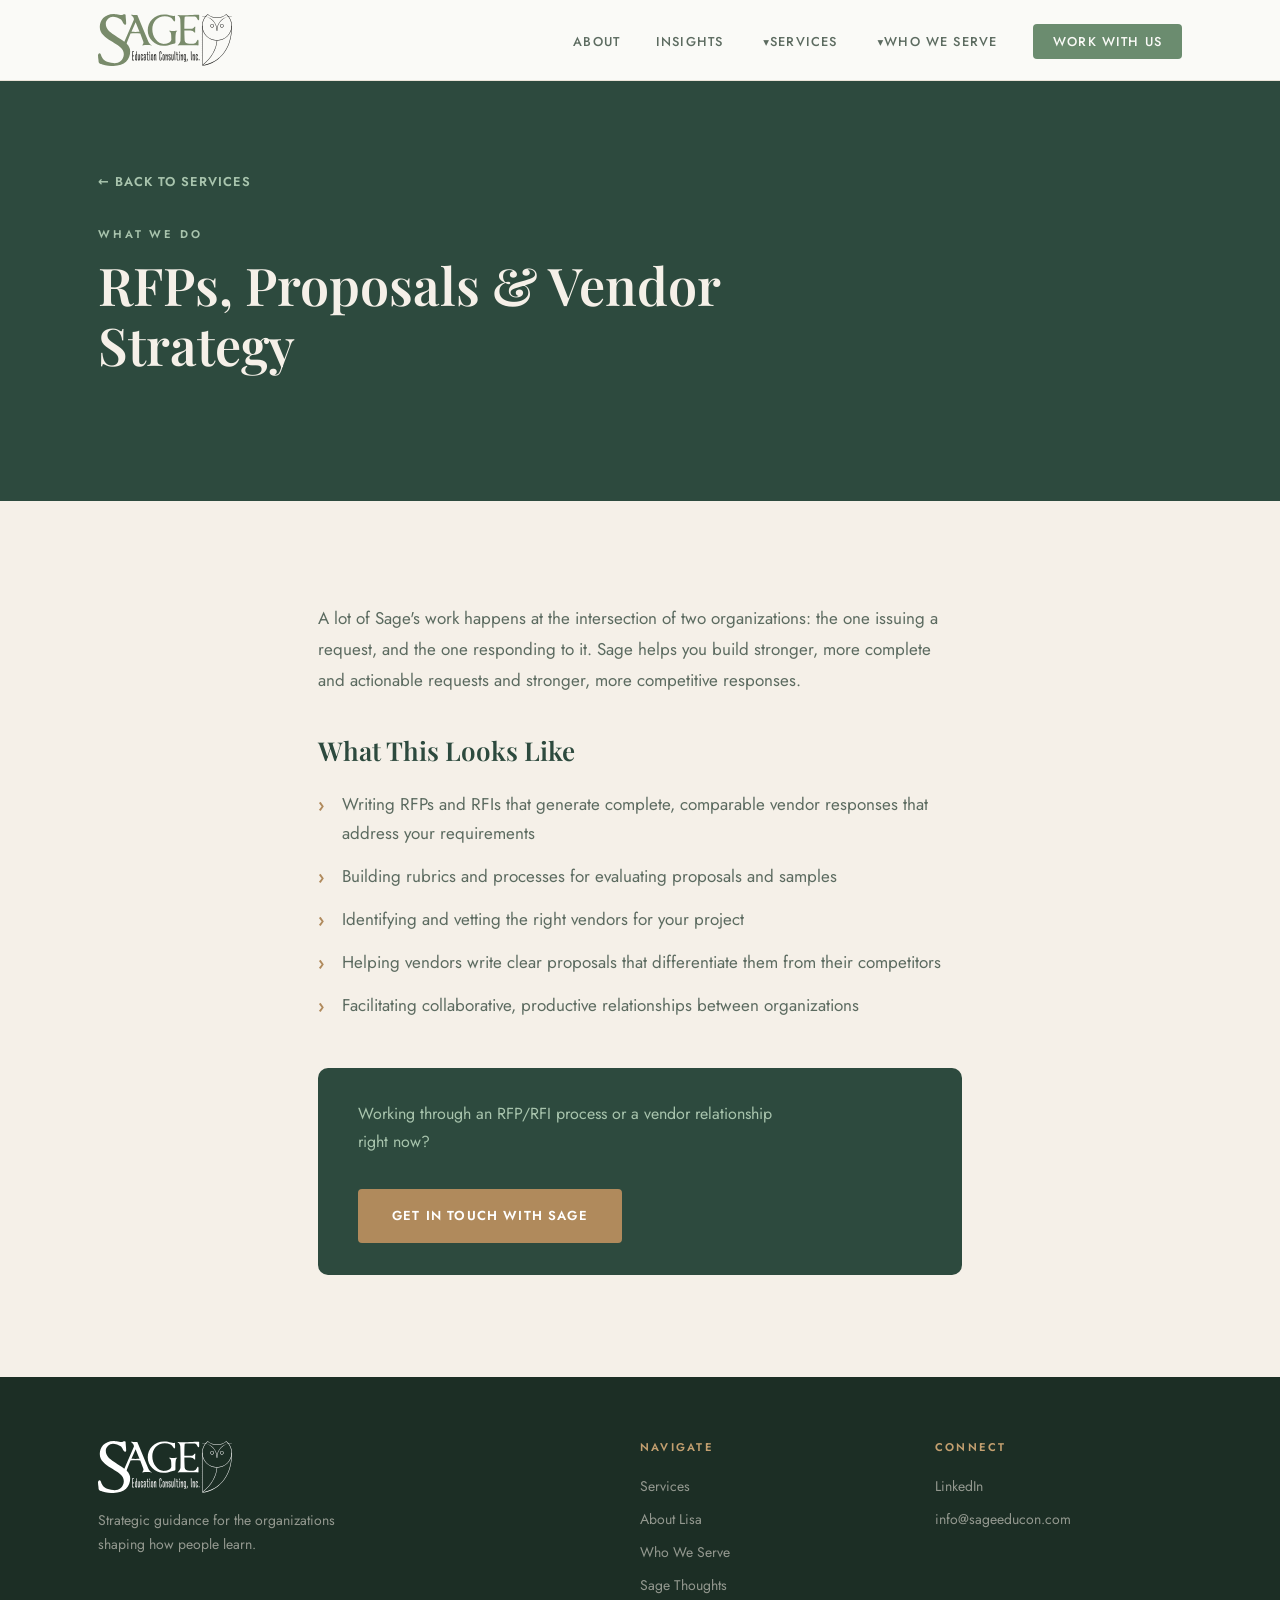
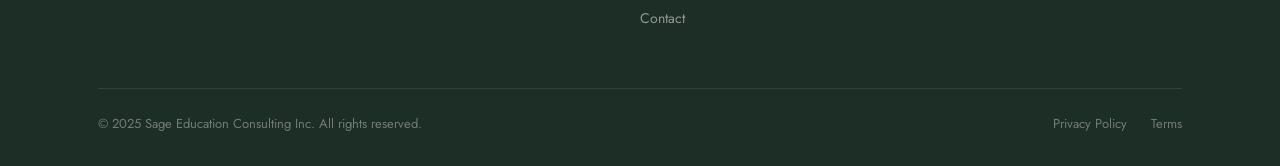
<file: vendor-proposal-strategy.html>
<!DOCTYPE html>
<html lang="en">
<head>
  <meta charset="UTF-8" />
  <meta name="viewport" content="width=device-width, initial-scale=1.0" />
  <title>RFPs, Proposals &amp; Vendor Strategy | Sage Education Consulting</title>
  <meta name="description" content="Sage Education Consulting helps organizations build stronger RFPs, evaluate proposals, and manage vendor relationships." />

  <link rel="preconnect" href="https://fonts.googleapis.com" />
  <link rel="preconnect" href="https://fonts.gstatic.com" crossorigin />
  <link href="https://fonts.googleapis.com/css2?family=Playfair+Display:ital,wght@0,400;0,600;0,700;1,400;1,600&family=Jost:wght@300;400;500;600&display=swap" rel="stylesheet" />
  <link rel="stylesheet" href="styles.css" />
</head>
<body>

<nav class="site-nav" id="site-nav">
  <div class="container nav-inner">
    <a href="index.html" class="nav-logo">
      <img src="images/SAGE_Logo.svg" alt="Sage Education Consulting" />
    </a>
    <ul class="nav-links" id="nav-links">
      <li><a href="index.html#about">About</a></li>
      <li><a href="blog.html">Insights</a></li>
      <li class="nav-dropdown">
        <a href="index.html#services">Services</a>
        <ul class="nav-dropdown-menu">
          <li><a href="curriculum-content-strategy.html">Curriculum &amp; Content Strategy</a></li>
          <li><a href="vendor-proposal-strategy.html">RFPs, Proposals &amp; Vendor Strategy</a></li>
          <li><a href="edtech-consulting.html">Navigating a Changing Market</a></li>
          <li><a href="strategic-planning.html">Strategic Planning &amp; Growth</a></li>
        </ul>
      </li>
      <li class="nav-dropdown">
        <a href="index.html#who-we-serve">Who We Serve</a>
        <ul class="nav-dropdown-menu">
          <li><a href="education-vendors.html">Education Vendors</a></li>
          <li><a href="education-publishers-edtech-companies.html">Education Publishers &amp; EdTech Companies</a></li>
          <li><a href="schools-districts.html">Schools &amp; School Districts</a></li>
          <li><a href="small-businesses.html">Small Businesses</a></li>
        </ul>
      </li>
      <li><a href="index.html#contact" class="nav-cta">Work With Us</a></li>
    </ul>
    <button class="nav-hamburger" id="hamburger" aria-label="Open menu">
      <span></span><span></span><span></span>
    </button>
  </div>
</nav>

<div class="nav-mobile" id="nav-mobile">
  <button class="nav-mobile-close" id="nav-close" aria-label="Close">&times;</button>
  <a href="index.html#about">About</a>

  <a href="blog.html">Insights</a>

  <div class="nav-mobile-group">
    <a href="index.html#services" class="nav-mobile-parent">Services</a>
    <div class="nav-mobile-sublinks">
      <a href="curriculum-content-strategy.html">Curriculum &amp; Content Strategy</a>
      <a href="vendor-proposal-strategy.html">RFPs, Proposals &amp; Vendor Strategy</a>
      <a href="edtech-consulting.html">Navigating a Changing Market</a>
      <a href="strategic-planning.html">Strategic Planning &amp; Growth</a>
    </div>
  </div>

  <div class="nav-mobile-group">
    <a href="index.html#who-we-serve" class="nav-mobile-parent">Who We Serve</a>
    <div class="nav-mobile-sublinks">
      <a href="education-vendors.html">Education Vendors</a>
      <a href="education-publishers-edtech-companies.html">Education Publishers &amp; EdTech Companies</a>
      <a href="schools-districts.html">Schools &amp; School Districts</a>
      <a href="small-businesses.html">Small Businesses</a>
    </div>
  </div>

  <a href="index.html#contact">Work With Us</a>
</div>

<section class="post-header">
  <div class="container">
    <a href="index.html#services" class="post-back-link">&larr; Back to Services</a>
    <span class="eyebrow" style="color: var(--sage-light);">What We Do</span>
    <h1 class="post-title">RFPs, Proposals &amp; Vendor Strategy</h1>
  </div>
</section>

<article class="post-body">
  <div class="container post-container">

    <p>A lot of Sage's work happens at the intersection of two organizations: the one issuing a request, and the one responding to it. Sage helps you build stronger, more complete and actionable requests and stronger, more competitive responses.</p>

    <h2>What This Looks Like</h2>

    <ul class="post-list">
      <li>Writing RFPs and RFIs that generate complete, comparable vendor responses that address your requirements</li>
      <li>Building rubrics and processes for evaluating proposals and samples</li>
      <li>Identifying and vetting the right vendors for your project</li>
      <li>Helping vendors write clear proposals that differentiate them from their competitors</li>
      <li>Facilitating collaborative, productive relationships between organizations</li>
    </ul>

    <div class="post-cta">
      <p>Working through an RFP/RFI process or a vendor relationship right now?</p>
      <a href="index.html#contact" class="btn btn-primary">Get in Touch with Sage</a>
    </div>

  </div>
</article>

<footer>
  <div class="container">
    <div class="footer-inner">

      <div class="footer-brand">
        <img src="images/SAGE_Logo.svg" alt="Sage Education Consulting" class="footer-logo" loading="lazy" />
        <p>Strategic guidance for the organizations shaping how people learn.</p>
      </div>

      <div class="footer-col">
        <h4>Navigate</h4>
        <a href="index.html#services">Services</a>
        <a href="index.html#about">About Lisa</a>
        <a href="index.html#who-we-serve">Who We Serve</a>
        <a href="blog.html">Sage Thoughts</a>
        <a href="index.html#contact">Contact</a>
      </div>

      <div class="footer-col">
        <h4>Connect</h4>
        <a href="https://www.linkedin.com/company/sage-education-consulting/" target="_blank">LinkedIn</a>
        <a href="mailto:info@sageeducon.com">info@sageeducon.com</a>
      </div>

    </div>

    <div class="footer-bottom">
      <p>&copy; 2025 Sage Education Consulting Inc. All rights reserved.</p>
      <div class="footer-links">
        <a href="#">Privacy Policy</a>
        <a href="#">Terms</a>
      </div>
    </div>

  </div>
</footer>

<script src="script.js"></script>

</body>
</html>
</file>
<file: styles.css>
@charset "utf-8";
/* CSS Document */
:root {
  --sage-green:   #6B8C6F;   
  --forest:       #2D4A3E;   
  --forest-deep:  #1C2E25;   
  --sage-mid:     #5C7A6A;   
  --sage-light:   #A8C4AD;   
  --sage-pale:    #D4E8D9;   
  --cream:        #F5F0E8;   
  --cream-dark:   #EAE4D9;   
  --white:        #FAFAF7;   
  --earth:        #B08A5C;   
  --earth-light:  #C4A070;   
  --charcoal:     #2A2A28;   
  --text-muted:   #5C6B60;   
  --text-light:   #8A9E90;   

  --font-display: 'Playfair Display', Georgia, serif;
  --font-body:    'Jost', system-ui, sans-serif;

  --size-hero: clamp(2.75rem, 5.5vw, 5rem);
  --size-h2:   clamp(1.75rem, 3.5vw, 2.75rem);
  --size-h3:   clamp(1.125rem, 2vw, 1.4rem);
  --size-body: 1.0625rem;
  --size-sm:   0.875rem;

  --section-pad: clamp(4rem, 8vw, 7rem);
  --container:   1180px;

  --radius:    4px;
  --radius-lg: 10px;
  --transition: 0.3s ease;
}

*, *::before, *::after {
	box-sizing: border-box;
	margin: 0;
	padding: 0;
}

html { scroll-behavior: smooth; }

body {
	font-family: var(--font-body);
	font-size: var(--size-body);
	color: var(--text-muted);
	background: var(--cream);
	line-height: 1.65;
	-webkit-font-smoothing: antialiased; 
}

h1, h2, h3, h4{
	font-family: var(--font-display);
	line-height: 1.2;
	font-weight: 600;
	color: var(--charcoal);
}

a { color: inherit; text-decoration: none; }
img {max-width: 100%; display: block; }
ul { list-style: none; }

.container {
	max-width: var(--container);
	margin: 0 auto;
	padding: 0 clamp(1.25rem, 5vw, 3rem);
}

.eyebrow {
	display: block;
	font-family: var(--font-body);
	font-size: 0.7rem;
	font-weight: 600;
	letter-spacing: 0.18rem;
	text-transform: uppercase;
	color: var(--earth);
	margin-bottom: 0.75rem;
}

.btn {
	display: inline-block;
	font-family: var(--font-body);
	font-size: 0.8125rem;
	font-weight: 600;
	letter-spacing: 0.09em;
	text-transform: uppercase;
	padding: 0.875rem 2rem;
	border-radius: var(--radius);
	border: 2px solid transparent;
	cursor: pointer;
	transition: var(--transition);
}

.btn-primary { background: var(--earth); color: #FFFFFF; border-color: var(--earth); }
.btn-primary:hover { background: var(--earth-light); border-color: var(--earth-light); transform: translateY(-2px); }

.btn-outline-light { background: transparent; color: var(--cream); border-color: var(--cream); }
.btn-outline-light:hover { background: var(--cream); color: var(--forest); }

.btn-outline-dark { background: transparent; color: var(--forest); border-color: var(--forest); }
.btn-outline-dark:hover { background: var(--forest); color: var(--cream); }

/* ================================
   NAVIGATION
================================ */

.site-nav {
  position: fixed;        /* Stays at top of screen as user scrolls */
  top: 0;
  left: 0;
  right: 0;
  z-index: 100;           /* Sits above everything else on the page */
  background: var(--white);
  border-bottom: 1px solid var(--cream-dark);
  padding: 0.875rem 0;
  transition: box-shadow var(--transition);
}

/* JavaScript adds this class when user scrolls down */
.site-nav.scrolled {
  box-shadow: 0 2px 20px rgba(0, 0, 0, 0.08);
}

/* Flex row: logo on left, links on right */
.nav-inner {
  display: flex;
  align-items: center;
  justify-content: space-between;
}

/* The logo image */
.nav-logo img {
  height: 52px;
  width: auto;
}

/* The horizontal list of links */
.nav-links {
  display: flex;
  align-items: center;
  gap: 2.25rem;
}

.nav-links li { list-style: none; }

.nav-links a {
  font-size: 0.8rem;
  font-weight: 500;
  letter-spacing: 0.09em;
  text-transform: uppercase;
  color: var(--text-muted);
  position: relative;           /* Needed for the underline trick below */
  transition: color var(--transition);
}

.nav-links a:hover { color: var(--forest); }

/* Animated underline on hover */
.nav-links a::after {
  content: '';
  position: absolute;
  bottom: -4px;
  left: 0;
  width: 0;                     /* Starts at zero width */
  height: 1px;
  background: var(--earth);
  transition: width var(--transition);
}

.nav-links a:hover::after { width: 100%; }  /* Expands to full on hover */

/* ---- Dropdown submenus (Services / Who We Serve) ---- */
/* .nav-dropdown wraps the <li> so the submenu can be positioned relative to it */
.nav-dropdown {
  position: relative;
}

/* Small caret after the trigger word, just for visual affordance */
.nav-dropdown > a::before {
  content: '▾';
  display: inline-block;
  margin-left: 0.35em;
  font-size: 0.9em;
  transition: transform var(--transition);
}

.nav-dropdown:hover > a::before {
  transform: rotate(180deg);
}

.nav-dropdown-menu {
  position: absolute;
  top: 100%;
  left: 50%;
  transform: translate(-50%, 8px);
  min-width: 260px;
  background: var(--white);
  border: 1px solid var(--cream-dark);
  border-radius: var(--radius);
  box-shadow: 0 12px 32px rgba(0, 0, 0, 0.1);
  padding: 0.5rem 0;
  margin-top: 0.875rem;    /* Bridges the gap so the mouse doesn't leave the hover area */

  /* Hidden by default — opacity/visibility (not display) so the transition can animate */
  opacity: 0;
  visibility: hidden;
  transition: opacity var(--transition), transform var(--transition), visibility var(--transition);
}

/* Reveal the submenu when hovering the parent <li> (not just the link) */
.nav-dropdown:hover .nav-dropdown-menu {
  opacity: 1;
  visibility: visible;
  transform: translate(-50%, 0);
}

.nav-dropdown-menu li { list-style: none; }

.nav-dropdown-menu a {
  display: block;
  padding: 0.65rem 1.5rem;
  font-size: 0.8125rem;
  font-weight: 400;
  letter-spacing: normal;      /* Override the uppercase tracking from .nav-links a */
  text-transform: none;
  color: var(--text-muted);
  white-space: nowrap;
}

.nav-dropdown-menu a:hover {
  color: var(--forest);
  background: var(--cream);
}

.nav-dropdown-menu a::after { display: none; }  /* No underline animation inside the dropdown */

/* ---- Mobile nav groups (Services / Who We Serve with sub-links beneath) ---- */
.nav-mobile-group {
  display: flex;
  flex-direction: column;
  align-items: center;
  gap: 0.75rem;
}

.nav-mobile-parent {
  font-family: var(--font-display);
  font-size: 2rem;
  color: var(--cream);
  font-weight: 400;
}

.nav-mobile-sublinks {
  display: flex;
  flex-direction: column;
  align-items: center;
  gap: 0.5rem;
}

.nav-mobile-sublinks a {
  font-family: var(--font-body);
  font-size: 0.95rem;
  font-weight: 400;
  color: var(--sage-light);
  text-transform: none;
  letter-spacing: normal;
}

.nav-mobile-sublinks a:hover { color: var(--earth); }

/* The "Work With Us" button — overrides the plain link style above */
.nav-cta {
  background: var(--sage-green) !important;
  color: var(--white) !important;
  padding: 0.5rem 1.25rem;
  border-radius: var(--radius);
  transition: background var(--transition) !important;
}

.nav-cta:hover { background: var(--forest) !important; }

/* Hide the underline effect on the CTA button */
.nav-cta::after { display: none !important; }

/* ---- Hamburger button (hidden on desktop) ---- */
.nav-hamburger {
  display: none;           /* Shown only on mobile — see responsive section */
  flex-direction: column;
  gap: 5px;
  background: none;
  border: none;
  cursor: pointer;
  padding: 4px;
}

.nav-hamburger span {
  display: block;
  width: 24px;
  height: 2px;
  background: var(--forest);
  transition: var(--transition);
}

/* ---- Mobile full-screen overlay ---- */
.nav-mobile {
  display: none;           /* JavaScript toggles this to flex when open */
  position: fixed;
  inset: 0;                /* Shorthand for top/right/bottom/left: 0 */
  background: var(--forest-deep);
  z-index: 99;
  flex-direction: column;
  align-items: center;
  justify-content: center;
  gap: 1.75rem;
  overflow-y: auto;        /* Services/Who We Serve now include sub-links, so this can get tall */
  padding: 5rem 1.5rem 3rem;
}

.nav-mobile.open { display: flex; }

.nav-mobile a {
  font-family: var(--font-display);
  font-size: 2rem;
  color: var(--cream);
  font-weight: 400;
  transition: color var(--transition);
}

.nav-mobile a:hover { color: var(--earth); }

.nav-mobile-close {
  position: absolute;
  top: 1.5rem;
  right: 1.5rem;
  font-size: 2.5rem;
  color: var(--cream);
  background: none;
  border: none;
  cursor: pointer;
  line-height: 1;
}

/* ================================
   HERO
================================ */

#hero {
  min-height: 100vh;           /* Full viewport height */
  background: var(--forest);
  display: flex;
  flex-direction: column;
  justify-content: center;
  position: relative;
  overflow: hidden;
  /* Top padding accounts for the fixed nav sitting above */
  padding: calc(var(--section-pad) + 5rem) 0 var(--section-pad);
}

/* Subtle radial gradient overlay — adds depth without a photo */
#hero::before {
  content: '';
  position: absolute;
  inset: 0;
  background:
    radial-gradient(ellipse at 80% 20%, rgba(168, 196, 173, 0.10) 0%, transparent 60%),
    radial-gradient(ellipse at 15% 85%, rgba(176, 138, 92, 0.07) 0%, transparent 50%);
  pointer-events: none;       /* Lets clicks pass through to content below */
}

.hero-content {
  position: relative;         /* Sits above the ::before overlay */
  max-width: 820px;
}

.hero-eyebrow { color: var(--sage-light); }   /* Override default gold eyebrow color */

.hero-headline {
  font-size: var(--size-hero);
  color: var(--cream);
  font-weight: 700;
  margin-bottom: 1.25rem;
  line-height: 1.1;
}

/* The italic phrase inside the headline */
.hero-headline em {
  font-style: italic;
  color: var(--sage-light);
}

/* The rotating client-type line */
.hero-rotate-line {
  font-family: var(--font-display);
  font-size: clamp(1.125rem, 2.5vw, 1.75rem);
  font-weight: 400;
  color: var(--cream);
  margin-bottom: 2rem;
  min-height: 2.5em;          /* Prevents layout jumping as text swaps */
  display: flex;
  align-items: center;
  gap: 0.5ch;
  flex-wrap: wrap;
}

.hero-rotate-prefix {
  color: rgba(245, 240, 232, 0.6);
  font-style: normal;
  font-weight: 300;
}

/* The span that JavaScript swaps out */
#rotating-text {
  font-style: italic;
  color: var(--earth-light);
  transition: opacity 0.45s ease;
}

/* JavaScript adds this class during the swap, making it fade out then in */
#rotating-text.fade-out { opacity: 0; }

.hero-body {
  font-size: clamp(1rem, 1.5vw, 1.125rem);
  color: rgba(245, 240, 232, 0.72);
  max-width: 560px;
  margin-bottom: 2.5rem;
  font-weight: 300;
  line-height: 1.75;
}

.hero-actions {
  display: flex;
  gap: 1rem;
  flex-wrap: wrap;
}

/* ================================
   PAIN POINTS
================================ */

#pain-points {
  background: var(--white);
  padding: var(--section-pad) 0;
  border-top: 3px solid var(--sage-pale);
}

.pain-header {
  text-align: center;
  margin-bottom: 3.5rem;
}

.pain-header h2 {
  font-size: var(--size-h2);
  color: var(--forest);
  margin-bottom: 0.75rem;
}

.pain-header p { color: var(--text-muted); }

/* auto-fit means it creates as many columns as fit — responsive automatically */
.pain-grid {
  display: grid;
  grid-template-columns: repeat(auto-fit, minmax(240px, 1fr));
  gap: 2rem;
}

.pain-card {
  padding: 2rem;
  border-left: 3px solid var(--sage-pale);
  transition: border-color var(--transition);
}

.pain-card:hover { border-color: var(--earth); }

.pain-icon {
  font-size: 1.75rem;
  display: block;
  margin-bottom: 1rem;
}

.pain-card h3 {
  font-size: var(--size-h3);
  color: var(--forest);
  margin-bottom: 0.625rem;
}

.pain-card p {
  color: var(--text-muted);
  font-size: 0.9375rem;
  line-height: 1.75;
}

/* ================================
   SERVICES
================================ */

#services {
  background: var(--cream);
  padding: var(--section-pad) 0;
}

/* Reusable section header — used across multiple sections */
.section-header { margin-bottom: 3.5rem; }
.section-header.centered { text-align: center; }

.section-header h2 {
  font-size: var(--size-h2);
  color: var(--forest);
  margin-bottom: 0.75rem;
}

.section-header p { color: var(--text-muted); }
.section-header.centered p { margin: 0 auto; }

.services-grid {
  display: grid;
  grid-template-columns: repeat(auto-fit, minmax(260px, 1fr));
  gap: 1.5rem;
}

.service-card {
  background: var(--white);
  border-radius: var(--radius-lg);
  padding: 2.25rem 2rem;
  border: 1px solid var(--cream-dark);
  position: relative;
  overflow: hidden;
  transition: transform var(--transition), box-shadow var(--transition);
}

/* The colored stripe at the top of each card */
.service-card::before {
  content: '';
  position: absolute;
  top: 0;
  left: 0;
  right: 0;
  height: 3px;
  background: var(--sage-pale);
  transition: background var(--transition);
}

.service-card:hover {
  transform: translateY(-4px);
  box-shadow: 0 12px 40px rgba(45, 74, 62, 0.10);
}

.service-card:hover::before { background: var(--earth); }

/* The large decorative number — purely visual */
.service-num {
  font-family: var(--font-display);
  font-size: 3.5rem;
  font-weight: 700;
  color: var(--sage-pale);
  line-height: 1;
  margin-bottom: 1rem;
  letter-spacing: -0.02em;
}

.service-card h3 {
  font-size: var(--size-h3);
  color: var(--forest);
  margin-bottom: 0.75rem;
}

.service-card p {
  font-size: 0.9375rem;
  color: var(--text-muted);
  line-height: 1.75;
  margin-bottom: 1.25rem;
}

.service-link {
  font-size: 0.775rem;
  font-weight: 600;
  letter-spacing: 0.1em;
  text-transform: uppercase;
  color: var(--earth);
  display: inline-flex;
  align-items: center;
  gap: 0.375rem;
  transition: gap var(--transition);
}

/* The arrow slides right on hover */
.service-link:hover { gap: 0.75rem; }

/* ================================
   WHO WE SERVE
================================ */

#who-we-serve {
  background: var(--forest);
  padding: var(--section-pad) 0;
}

/* Override default heading/text colors inside this dark section */
#who-we-serve .section-header h2 { color: var(--cream); }
#who-we-serve .section-header p  { color: var(--sage-light); }
#who-we-serve .eyebrow            { color: var(--earth-light); }

.serve-grid {
  display: grid;
  grid-template-columns: repeat(auto-fit, minmax(200px, 1fr));
  gap: 1.5rem;
  margin-top: 3rem;
}

.serve-card {
  text-align: center;
  padding: 2rem 1.5rem;
  border: 1px solid rgba(168, 196, 173, 0.2);
  border-radius: var(--radius-lg);
  transition: background var(--transition), border-color var(--transition);
}

.serve-card:hover {
  background: rgba(168, 196, 173, 0.07);
  border-color: var(--sage-light);
}

.serve-icon {
  font-size: 2rem;
  margin-bottom: 1rem;
  display: block;
}

.serve-card h3 {
  font-family: var(--font-body);
  font-size: 0.9375rem;
  font-weight: 600;
  color: var(--cream);
  margin-bottom: 0.5rem;
}

.serve-card p {
  font-size: 0.8125rem;
  color: var(--sage-light);
  line-height: 1.65;
  margin-bottom: 0.75rem;
}

.serve-card .service-link {
  justify-content: center;
}

/* ================================
   ABOUT LISA
================================ */

#about {
  background: var(--white);
  padding: var(--section-pad) 0;
}

.about-inner {
  display: grid;
  grid-template-columns: 1fr 1fr;
  gap: clamp(3rem, 6vw, 6rem);
  align-items: center;
}

/* Wrapper for the photo — the decorative blocks attach to this */
.about-image-wrap {
  position: relative;   /* ::before and ::after are positioned relative to this */
}

.about-image-frame {
  aspect-ratio: 4 / 5;   /* Portrait proportion */
  border-radius: var(--radius-lg);
  overflow: hidden;
  background: var(--sage-pale);
}

.about-image-frame img {
  width: 100%;
  height: 100%;
  object-fit: cover;      /* Image fills the frame without distorting */
}

/* Decorative block — top-left corner */
.about-image-wrap::before {
  content: '';
  position: absolute;
  top: -1.25rem;
  left: -1.25rem;
  width: 48%;
  height: 48%;
  background: var(--sage-pale);
  border-radius: var(--radius-lg);
  z-index: -1;            /* Sits behind the photo */
}

/* Decorative block — bottom-right corner */
.about-image-wrap::after {
  content: '';
  position: absolute;
  bottom: -1.25rem;
  right: -1.25rem;
  width: 38%;
  height: 38%;
  background: var(--cream-dark);
  border-radius: var(--radius-lg);
  z-index: -1;
}

.about-text h2 {
  font-size: var(--size-h2);
  color: var(--forest);
  margin-bottom: 1.25rem;
}

.about-text p {
  color: var(--text-muted);
  margin-bottom: 1rem;
  line-height: 1.75;
}

/* The credential box — left gold border, cream background */
.about-credentials {
  margin: 1.75rem 0;
  padding: 1.5rem;
  background: var(--cream);
  border-radius: var(--radius);
  border-left: 3px solid var(--earth);
  display: flex;
  flex-direction: column;
  gap: 0.625rem;
}

.credential-item {
  margin: 0;
  font-size: 0.875rem;
  color: var(--text-muted);
  padding-left: 1rem;
  position: relative;
}

/* The › bullet before each credential */
.credential-item::before {
  content: '›';
  position: absolute;
  left: 0;
  color: var(--earth);
  font-weight: 700;
}

/* ================================
   CLIENT LOGOS
================================ */

#clients {
  background: var(--cream);
  padding: clamp(2.5rem, 5vw, 4rem) 0;
  border-top: 1px solid var(--cream-dark);
  border-bottom: 1px solid var(--cream-dark);
}

.clients-label {
  text-align: center;
  font-size: 0.7rem;
  font-weight: 600;
  letter-spacing: 0.2em;
  text-transform: uppercase;
  color: var(--text-light);
  margin-bottom: 2.5rem;
}

.clients-logos {
  display: flex;
  flex-wrap: wrap;
  justify-content: center;
  align-items: center;
  gap: 2rem 4rem;
}

/* For when you have real logo images */
.clients-logos img {
  height: 36px;
  width: auto;
  object-fit: contain;
  filter: grayscale(100%);
  opacity: 0.45;
  mix-blend-mode: multiply;
  transition: opacity var(--transition), filter var(--transition);
}

.clients-logos img:hover {
  filter: grayscale(0%);
  opacity: 0.85;
}

/* Placeholder text until you have real logos */
.client-placeholder {
  font-family: var(--font-display);
  font-size: 1rem;
  font-weight: 600;
  color: var(--text-light);
  opacity: 0.5;
  letter-spacing: 0.05em;
}

/* ================================
   TESTIMONIALS
================================ */

#testimonials {
  background: var(--forest-deep);
  padding: var(--section-pad) 0;
}

#testimonials .section-header h2 { color: var(--cream); }
#testimonials .eyebrow            { color: var(--earth-light); }

.testimonials-slider {
  position: relative;
  overflow: hidden;       /* Hides the slides that are off to the side */
  margin-top: 3rem;
}

/* The track holds all slides side by side in a row */
.testimonials-track {
  display: flex;
  transition: transform 0.5s ease;   /* Sliding animation */
}

/* Each slide takes up exactly 100% of the slider width */
.testimonial-slide {
  min-width: 100%;
  padding: 0 clamp(0rem, 8%, 10rem);
}

.testimonial-quote {
  font-family: var(--font-display);
  font-size: clamp(1.125rem, 2.5vw, 1.5rem);
  font-style: italic;
  color: var(--cream);
  line-height: 1.6;
  margin-bottom: 2rem;
  position: relative;
  padding-top: 2rem;      /* Room for the big quotation mark */
}

/* The large decorative opening quote mark */
.testimonial-quote::before {
  content: '\201C';       /* Unicode for the " character */
  font-size: 7rem;
  color: var(--sage-mid);
  position: absolute;
  top: -1.5rem;
  left: -0.5rem;
  line-height: 1;
  font-style: normal;
  opacity: 0.35;
}

.testimonial-source {
  display: flex;
  flex-direction: column;
  gap: 0.25rem;
}

.testimonial-name {
  font-weight: 600;
  font-size: 0.9375rem;
  color: var(--cream);
}

.testimonial-role {
  font-size: 0.8125rem;
  color: var(--sage-light);
}

/* The dot navigation */
.testimonials-dots {
  display: flex;
  justify-content: center;
  gap: 0.625rem;
  margin-top: 3rem;
}

.t-dot {
  width: 8px;
  height: 8px;
  border-radius: 50%;
  background: var(--sage-mid);
  opacity: 0.4;
  border: none;
  cursor: pointer;
  padding: 0;
  transition: opacity var(--transition), width var(--transition), border-radius var(--transition);
}

/* Active dot becomes a pill shape */
.t-dot.active {
  opacity: 1;
  width: 24px;
  border-radius: 4px;
  background: var(--earth);
}

/* ================================
   BLOG — SAGE THOUGHTS
================================ */

#blog {
  background: var(--cream);
  padding: var(--section-pad) 0;
}

.blog-grid {
  display: grid;
  grid-template-columns: repeat(auto-fill, minmax(280px, 1fr));
  gap: 1.75rem;
  margin-top: 3rem;
}

.blog-card {
  background: var(--white);
  border-radius: var(--radius-lg);
  overflow: hidden;
  border: 1px solid var(--cream-dark);
  transition: transform var(--transition), box-shadow var(--transition);
}

.blog-card:hover {
  transform: translateY(-4px);
  box-shadow: 0 12px 40px rgba(45, 74, 62, 0.10);
}

.blog-card-img {
  height: 190px;
  background: var(--sage-pale);   /* Fallback if image hasn't loaded */
  position: relative;
  overflow: hidden;
}

.blog-card-img img {
  width: 100%;
  height: 100%;
  object-fit: cover;
  transition: transform 0.5s ease;
}

.blog-card:hover .blog-card-img img { transform: scale(1.04); }

/* The colored tag badge overlaid on the image */
.blog-tag {
  position: absolute;
  bottom: 0.75rem;
  left: 0.75rem;
  font-size: 0.6875rem;
  font-weight: 600;
  letter-spacing: 0.12em;
  text-transform: uppercase;
  color: var(--cream);
  background: var(--forest);
  padding: 0.25rem 0.625rem;
  border-radius: var(--radius);
}

.blog-card-body { padding: 1.5rem; }

.blog-meta {
  font-size: 0.75rem;
  color: var(--text-light);
  margin-bottom: 0.5rem;
  letter-spacing: 0.05em;
}

.blog-card h3 {
  font-size: 1.0625rem;
  color: var(--forest);
  margin-bottom: 0.625rem;
  line-height: 1.35;
}

.blog-card p {
  font-size: 0.875rem;
  color: var(--text-muted);
  line-height: 1.65;
  margin-bottom: 1.25rem;
}

.blog-read-more {
  font-size: 0.775rem;
  font-weight: 600;
  letter-spacing: 0.1em;
  text-transform: uppercase;
  color: var(--earth);
  display: inline-flex;
  align-items: center;
  gap: 0.375rem;
  transition: gap var(--transition);
}

.blog-read-more:hover { gap: 0.75rem; }

.blog-footer {
  text-align: center;
  margin-top: 3rem;
}

/* ================================
   CTA BAND
================================ */

#cta-band {
  background: var(--earth);
  padding: clamp(3rem, 6vw, 5rem) 0;
  text-align: center;
}

#cta-band h2 {
  font-size: clamp(1.75rem, 4vw, 2.75rem);
  color: #fff;
  margin-bottom: 0.875rem;
}

#cta-band p {
  color: rgba(255, 255, 255, 0.82);
  max-width: 500px;
  margin: 0 auto 2rem;
}

.btn-cta-band {
  background: #fff;
  color: var(--earth);
  border: 2px solid #fff;
  font-family: var(--font-body);
  font-size: 0.8125rem;
  font-weight: 600;
  letter-spacing: 0.09em;
  text-transform: uppercase;
  padding: 0.875rem 2rem;
  border-radius: var(--radius);
  transition: background var(--transition), color var(--transition);
}

.btn-cta-band:hover {
  background: transparent;
  color: #fff;
}

/* ================================
   CONTACT
================================ */

#contact {
  background: var(--forest);
  padding: var(--section-pad) 0;
}

.contact-inner {
  display: grid;
  grid-template-columns: 1fr 1fr;
  gap: clamp(3rem, 6vw, 6rem);
  align-items: start;
}

.contact-text .eyebrow  { color: var(--earth-light); }

.contact-text h2 {
  font-size: var(--size-h2);
  color: var(--cream);
  margin-bottom: 1.25rem;
}

.contact-text p {
  color: var(--sage-light);
  line-height: 1.75;
  margin-bottom: 1.5rem;
}

.contact-details {
  display: flex;
  flex-direction: column;
  gap: 0.75rem;
}

.contact-details p {
  color: rgba(245, 240, 232, 0.72);
  font-size: 0.9375rem;
  margin-bottom: 0;       /* Override the p margin above */
}

/* The white form box */
.contact-form-wrap {
  background: var(--white);
  border-radius: var(--radius-lg);
  padding: 2.5rem;
}

/* Two inputs side by side (first/last name) */
.form-row {
  display: grid;
  grid-template-columns: 1fr 1fr;
  gap: 1rem;
}

.form-group {
  display: flex;
  flex-direction: column;
  gap: 0.375rem;
  margin-bottom: 1.25rem;
}

.form-group label {
  font-size: 0.7rem;
  font-weight: 600;
  letter-spacing: 0.12em;
  text-transform: uppercase;
  color: var(--text-muted);
}

/* Shared styles for input, select, and textarea */
.form-group input,
.form-group select,
.form-group textarea {
  font-family: var(--font-body);
  font-size: 0.9375rem;
  color: var(--charcoal);
  background: var(--cream);
  border: 1px solid var(--cream-dark);
  border-radius: var(--radius);
  padding: 0.75rem 1rem;
  width: 100%;
  outline: none;
  transition: border-color var(--transition);
}

.form-group input:focus,
.form-group select:focus,
.form-group textarea:focus {
  border-color: var(--sage-green);   /* Green ring on focus */
}

.form-group textarea {
  min-height: 130px;
  resize: vertical;     /* User can resize vertically only */
}

.form-submit {
  width: 100%;
  padding: 1rem;
  background: var(--forest);
  color: var(--cream);
  border: none;
  border-radius: var(--radius);
  font-family: var(--font-body);
  font-size: 0.875rem;
  font-weight: 600;
  letter-spacing: 0.1em;
  text-transform: uppercase;
  cursor: pointer;
  transition: background var(--transition);
}

.form-submit:hover { background: var(--earth); }

/* ================================
   FOOTER
================================ */

footer {
  background: var(--forest-deep);
  padding: clamp(3rem, 5vw, 4.5rem) 0 2rem;
}

.footer-inner {
  display: grid;
  grid-template-columns: 2fr 1fr 1fr;
  gap: 3rem;
  margin-bottom: 3rem;
}

.footer-logo {
  height: 52px;
  width: auto;
  margin-bottom: 1rem;
  filter: brightness(0) invert(1);   /* Makes the logo appear white on the dark footer */
}

.footer-brand p {
  font-size: 0.875rem;
  color: rgba(245, 240, 232, 0.55);
  line-height: 1.7;
  max-width: 280px;
}

.footer-col h4 {
  font-family: var(--font-body);
  font-size: 0.7rem;
  font-weight: 600;
  letter-spacing: 0.2em;
  text-transform: uppercase;
  color: var(--earth-light);
  margin-bottom: 1.25rem;
}

.footer-col a {
  display: block;
  font-size: 0.875rem;
  color: rgba(245, 240, 232, 0.55);
  margin-bottom: 0.625rem;
  transition: color var(--transition);
}

.footer-col a:hover { color: var(--cream); }

.footer-bottom {
  border-top: 1px solid rgba(245, 240, 232, 0.1);
  padding-top: 1.5rem;
  display: flex;
  justify-content: space-between;
  align-items: center;
  flex-wrap: wrap;
  gap: 1rem;
}

.footer-bottom p {
  font-size: 0.8125rem;
  color: rgba(245, 240, 232, 0.4);
}

.footer-links {
  display: flex;
  gap: 1.5rem;
}

.footer-links a {
  font-size: 0.8125rem;
  color: rgba(245, 240, 232, 0.4);
  transition: color var(--transition);
}

.footer-links a:hover { color: var(--cream); }

.form-toast {
  position: fixed;
  bottom: 2rem;
  left: 50%;
  transform: translateX(-50%) translateY(6rem); /* starts off-screen below */
  z-index: 999;
  padding: 1rem 2rem;
  border-radius: var(--radius);
  font-family: var(--font-body);
  font-size: 0.9375rem;
  font-weight: 500;
  white-space: nowrap;
  box-shadow: 0 8px 30px rgba(0, 0, 0, 0.15);
  transition: transform 0.4s ease, opacity 0.4s ease;
  opacity: 0;
}

/* JavaScript adds this class to slide it into view */
.form-toast.toast-visible {
  transform: translateX(-50%) translateY(0);
  opacity: 1;
}

.toast-success {
  background: var(--forest);
  color: var(--cream);
}

.toast-error {
  background: #8B3A3A;   /* Dark red — only used for errors */
  color: #fff;
}

/* Tablet and below */
@media (max-width: 900px) {

  /* Stack the two-column layouts into one column */
  .about-inner,
  .contact-inner { grid-template-columns: 1fr; }

  /* Cap the photo width so it doesn't stretch full width */
  .about-image-wrap {
    max-width: 460px;
    margin: 0 auto;
  }

  /* Footer: brand full-width, two link columns below */
  .footer-inner { grid-template-columns: 1fr 1fr; }
  .footer-brand  { grid-column: 1 / -1; }
}

.post-header {
  background: var(--forest);
  padding: calc(var(--section-pad) + 4rem) 0 var(--section-pad);
  /* The extra top padding accounts for the fixed nav */
}

.post-back-link {
  display: inline-block;
  font-size: 0.8rem;
  font-weight: 600;
  letter-spacing: 0.08em;
  text-transform: uppercase;
  color: var(--sage-light);
  margin-bottom: 2rem;
  transition: color var(--transition);
}

.post-back-link:hover { color: var(--cream); }

.post-meta {
  display: flex;
  align-items: center;
  gap: 1rem;
  margin-bottom: 1.25rem;
  flex-wrap: wrap;
}

.post-meta .blog-tag {
  /* Reuses the tag style from the homepage cards */
  position: static;         /* Override the absolute positioning from homepage */
  font-size: 0.6875rem;
  font-weight: 600;
  letter-spacing: 0.12em;
  text-transform: uppercase;
  color: var(--cream);
  background: var(--sage-green);
  padding: 0.25rem 0.75rem;
  border-radius: var(--radius);
}

.post-date,
.post-read-time {
  font-size: 0.8125rem;
  color: var(--sage-light);
}

/* Separator dot between date and read time */
.post-read-time::before {
  content: '·';
  margin-right: 1rem;
}

.post-title {
  font-size: clamp(2rem, 5vw, 3.25rem);
  color: var(--cream);
  line-height: 1.15;
  margin-bottom: 1.5rem;
  max-width: 760px;
}

.post-byline {
  display: flex;
  align-items: center;
  gap: 0.75rem;
  color: var(--sage-light);
  font-size: 0.9rem;
}

.post-author-img {
  width: 40px;
  height: 40px;
  border-radius: 50%;       /* Makes it a circle */
  object-fit: cover;
  border: 2px solid var(--sage-light);
}

/* ---- Post body ---- */

.post-body {
  background: var(--cream);
  padding: var(--section-pad) 0;
}

/* Narrower container for comfortable reading */
.post-container {
  max-width: 740px;
}

.post-hero-img {
  width: 100%;
  border-radius: var(--radius-lg);
  margin-bottom: 2.5rem;
}

/* All paragraphs inside the post */
.post-body p {
  color: var(--text-muted);
  line-height: 1.8;
  margin-bottom: 1.5rem;
  font-size: 1.0625rem;
}

/* Section headings inside the post */
.post-body h2 {
  font-size: clamp(1.25rem, 2.5vw, 1.625rem);
  color: var(--forest);
  margin-top: 2.5rem;
  margin-bottom: 1rem;
}

/* The I Do / We Do / You Do steps */
.post-steps {
  display: flex;
  flex-direction: column;
  gap: 1.25rem;
  margin: 2rem 0;
  padding: 2rem;
  background: var(--white);
  border-radius: var(--radius-lg);
  border: 1px solid var(--cream-dark);
}

.post-step {
  display: flex;
  gap: 1.25rem;
  align-items: flex-start;
  font-size: 1rem;
  color: var(--text-muted);
  line-height: 1.7;
}

.step-num {
  flex-shrink: 0;
  width: 32px;
  height: 32px;
  background: var(--sage-green);
  color: var(--white);
  border-radius: 50%;
  display: flex;
  align-items: center;
  justify-content: center;
  font-family: var(--font-display);
  font-weight: 700;
  font-size: 0.9rem;
}

/* Bullet lists inside posts */
.post-list {
  list-style: none;
  margin: 1.5rem 0 2rem;
  display: flex;
  flex-direction: column;
  gap: 0.875rem;
}

.post-list li {
  padding-left: 1.5rem;
  position: relative;
  color: var(--text-muted);
  line-height: 1.7;
  font-size: 1.0625rem;
}

/* Custom bullet using the brand color */
.post-list li::before {
  content: '›';
  position: absolute;
  left: 0;
  color: var(--earth);
  font-weight: 700;
  font-size: 1.125rem;
}

/* CTA box at the end of every post */
.post-cta {
  margin-top: 3rem;
  padding: 2rem 2.5rem;
  background: var(--forest);
  border-radius: var(--radius-lg);
  display: flex;
  align-items: center;
  justify-content: space-between;
  gap: 2rem;
  flex-wrap: wrap;
}

.post-cta p {
  color: var(--sage-light);
  margin-bottom: 0;         /* Override the default p margin */
  font-size: 1rem;
  max-width: 420px;
}

.post-characteristics {
  display: flex;
  flex-direction: column;
  gap: 0;
  margin: 2rem 0;
  border: 1px solid var(--cream-dark);
  border-radius: var(--radius-lg);
  overflow: hidden;
}

.characteristic-item {
  display: grid;
  grid-template-columns: 160px 1fr;
  gap: 1.5rem;
  align-items: baseline;
  padding: 1.5rem 2rem;
  border-bottom: 1px solid var(--cream-dark);
  transition: background var(--transition);
}

/* No border on the last item */
.characteristic-item:last-child {
  border-bottom: none;
}

.characteristic-item:hover {
  background: var(--white);
}

.characteristic-label {
  font-family: var(--font-display);
  font-size: 1rem;
  font-weight: 700;
  color: var(--forest);
  letter-spacing: 0.02em;
}

/* The p inside each row — override the default post-body p margin */
.characteristic-item p {
  margin-bottom: 0;
  font-size: 1rem;
}

/* Stack on mobile */
@media (max-width: 640px) {
  .characteristic-item {
    grid-template-columns: 1fr;
    gap: 0.5rem;
  }
}

/* ================================
   BLOG INDEX PAGE
================================ */

.blog-index-section {
  background: var(--cream);
  padding: var(--section-pad) 0;
}

.blog-filter-bar {
  display: flex;
  align-items: center;
  gap: 1.25rem;
  margin-bottom: 3rem;
  padding-bottom: 2rem;
  border-bottom: 1px solid var(--cream-dark);
  flex-wrap: wrap;
}

.blog-filter-label {
  font-family: var(--font-body);
  font-size: 0.7rem;
  font-weight: 600;
  letter-spacing: 0.18em;
  text-transform: uppercase;
  color: var(--text-light);
  white-space: nowrap;
}

.blog-filter-tags {
  display: flex;
  gap: 0.625rem;
  flex-wrap: wrap;
}

.filter-tag {
  font-family: var(--font-body);
  font-size: 0.75rem;
  font-weight: 600;
  letter-spacing: 0.1em;
  text-transform: uppercase;
  color: var(--text-muted);
  background: transparent;
  border: 1.5px solid var(--cream-dark);
  border-radius: var(--radius);
  padding: 0.5rem 1.25rem;
  cursor: pointer;
  transition: background var(--transition),
              color var(--transition),
              border-color var(--transition);
  appearance: none;
  -webkit-appearance: none;
  outline: none;
}

.filter-tag:hover {
  background: var(--white);
  border-color: var(--sage-green);
  color: var(--forest);
}

.filter-tag.active {
  background: var(--forest);
  color: var(--cream);
  border-color: var(--forest);
}

/* Mobile */
@media (max-width: 640px) {

  /* Hide desktop nav links, show hamburger */
  .nav-links    { display: none; }
  .nav-hamburger { display: flex; }

  /* Stack first/last name fields */
  .form-row { grid-template-columns: 1fr; }

  /* Stack footer columns */
  .footer-inner { grid-template-columns: 1fr; }

  /* Services and serve grid: single column */
  .services-grid,
  .serve-grid,
  .blog-grid { grid-template-columns: 1fr; }
}
</file>
